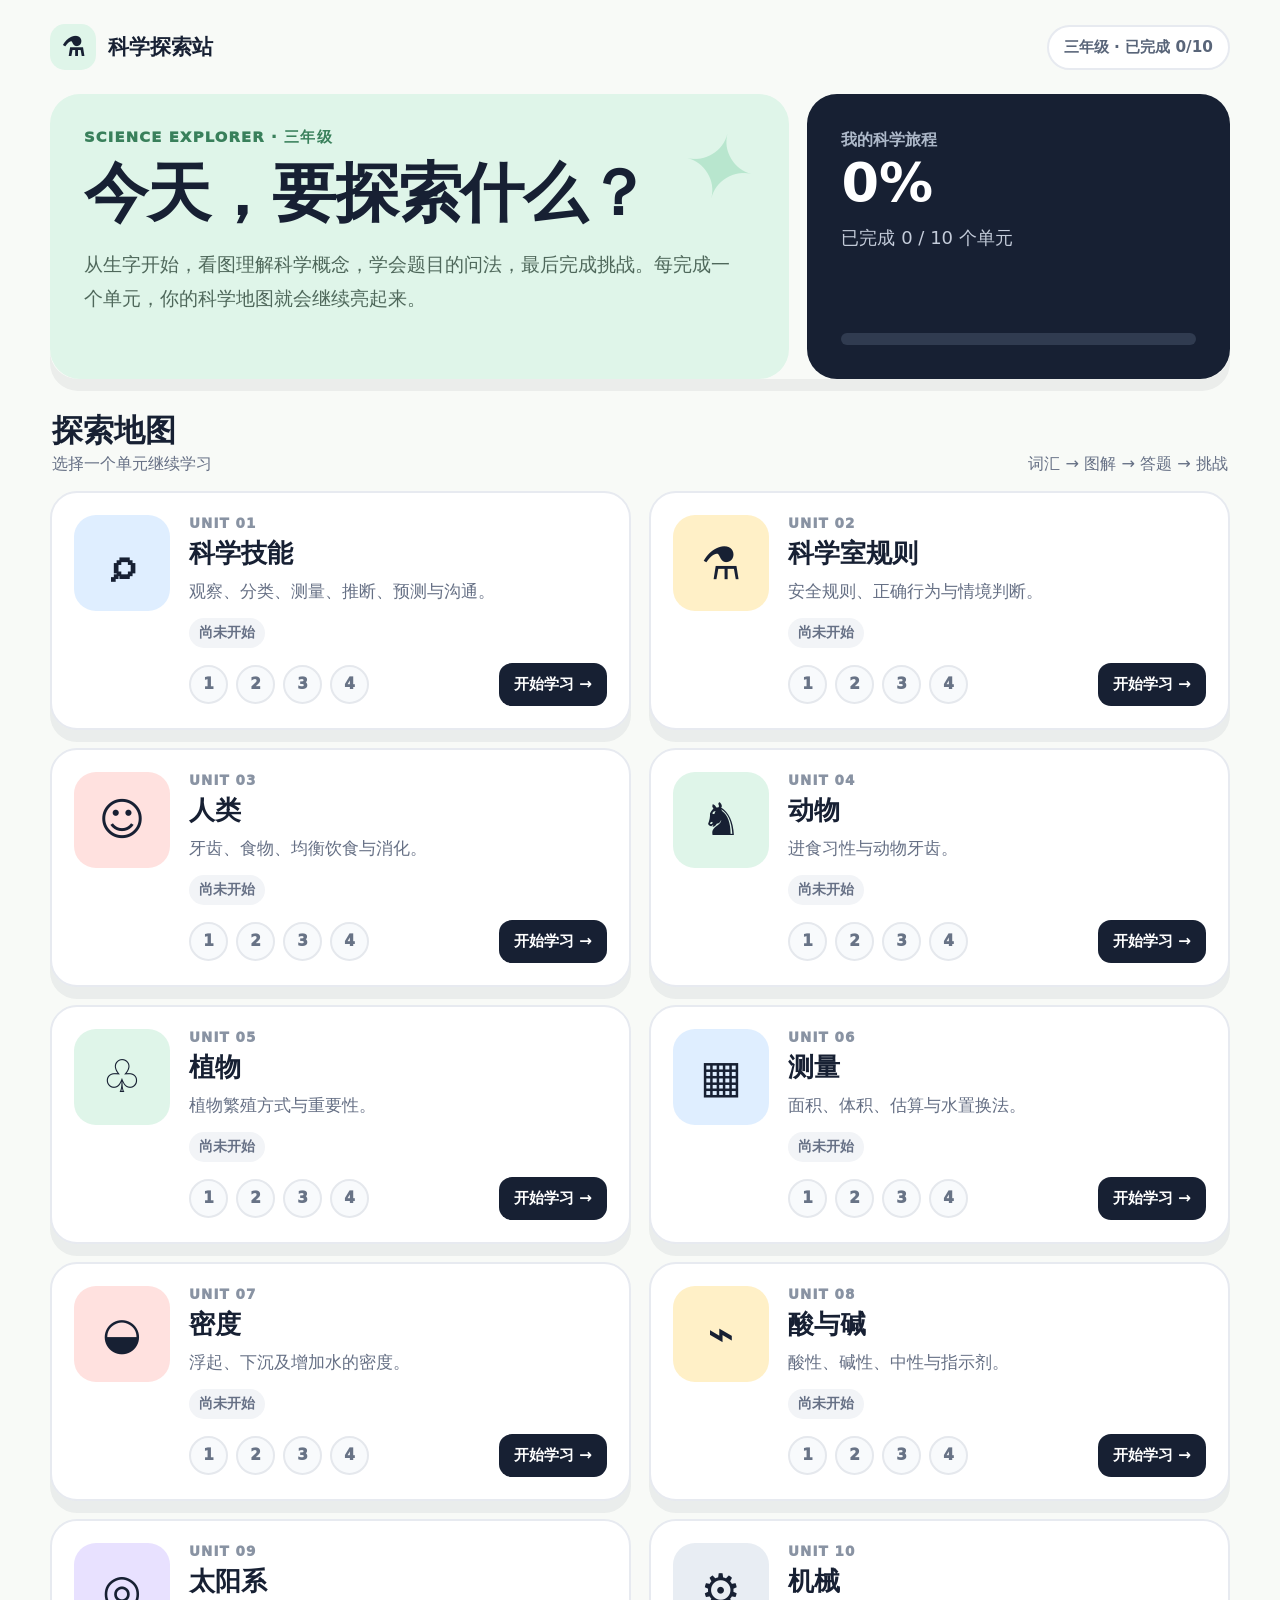
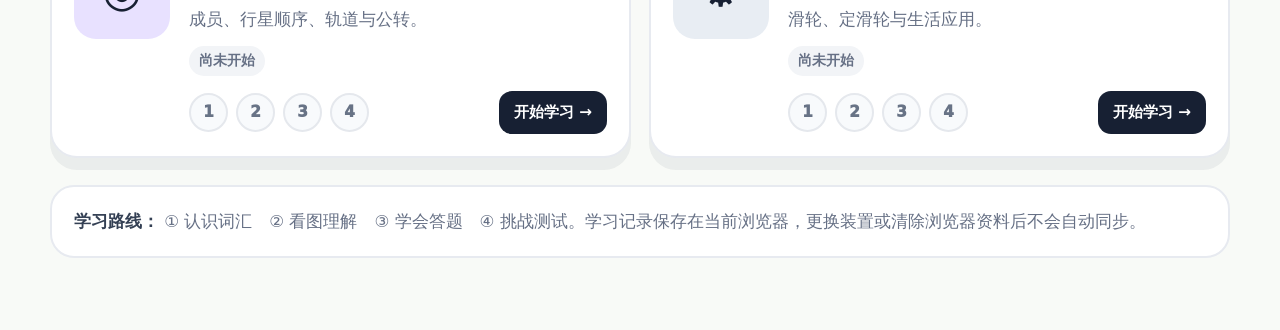
<file: index.html>
<!DOCTYPE html><html lang="zh-CN"><head><meta charset="UTF-8"><meta name="viewport" content="width=device-width,initial-scale=1.0"><title>三年级科学探索站</title><link rel="stylesheet" href="theme.css"><style>:root{--ink:#172033;--muted:#667085;--line:#e7eaf0;--green:#20a464;--yellow:#ffd75e;--blue:#67a8ff;--shadow:0 12px 0 rgba(23,32,51,.06)}*{box-sizing:border-box}body{margin:0;background:#f8faf7;color:var(--ink)}button,a{font:inherit}.shell{width:min(1180px,94vw);margin:auto;padding:24px 0 72px}.nav{display:flex;align-items:center;justify-content:space-between;margin-bottom:24px}.brand{display:flex;align-items:center;gap:12px;font-weight:950;font-size:1.15rem}.logo{width:46px;height:46px;border-radius:15px;background:#dff5e9;display:grid;place-items:center;font-size:1.45rem}.pill{background:#fff;border:2px solid var(--line);border-radius:999px;padding:10px 15px;font-size:.85rem;font-weight:850;color:#596579}.hero{display:grid;grid-template-columns:1.4fr .8fr;gap:18px;margin-bottom:24px}.welcome,.mission{border-radius:30px;padding:34px;position:relative;overflow:hidden}.welcome{background:#dff5e9;min-height:285px}.welcome:after{content:'✦';position:absolute;right:34px;top:22px;font-size:88px;color:#b8e6ce;transform:rotate(14deg)}.ey{font-weight:950;letter-spacing:.08em;color:#39805b}.welcome h1{font-size:clamp(2.6rem,5vw,4.2rem)!important;line-height:1.03;margin:12px 0 14px;max-width:700px}.welcome p{font-size:1.08rem!important;color:#4f685b;line-height:1.75;max-width:650px}.mission{background:#172033;color:#fff;display:flex;flex-direction:column;justify-content:space-between}.mission small{color:#aeb9ca;font-weight:850;font-size:.9rem}.mission strong{font-size:3rem}.mission .track{height:14px;background:#303b50;border-radius:99px;overflow:hidden}.mission .track span{display:block;height:100%;width:0;background:#76df9f;border-radius:99px;transition:.3s}.mission p{color:#c4ccda;margin:8px 0 18px;font-size:1rem!important}.sectionHead{display:flex;justify-content:space-between;align-items:end;margin:32px 2px 16px}.sectionHead h2{margin:0;font-size:1.7rem!important}.sectionHead span{color:var(--muted);font-size:.9rem}.grid{display:grid;grid-template-columns:repeat(2,1fr);gap:19px}.unit{background:#fff;border:2px solid var(--line);border-radius:27px;padding:22px;display:grid;grid-template-columns:96px 1fr;gap:19px;box-shadow:var(--shadow);transition:.18s}.unit:hover{transform:translateY(-3px);box-shadow:0 15px 0 rgba(23,32,51,.07)}.visual{height:96px;border-radius:22px;display:grid;place-items:center;font-size:2.5rem;font-weight:900}.u1 .visual,.u6 .visual{background:#dfeeff}.u2 .visual,.u8 .visual{background:#fff0c7}.u3 .visual,.u7 .visual{background:#ffe1df}.u4 .visual,.u5 .visual{background:#dff5e9}.u9 .visual{background:#e8e1ff}.u10 .visual{background:#e8edf3}.meta{font-size:.75rem;font-weight:950;letter-spacing:.08em;color:#8993a3}.unit h3{margin:5px 0 6px;font-size:1.45rem!important}.unit p{margin:0;color:#667085;line-height:1.6;font-size:.95rem!important}.route{display:flex;align-items:center;gap:8px;margin-top:15px;flex-wrap:wrap}.step{width:39px;height:39px;border-radius:50%;border:2px solid #e5e8ed;background:#f8fafc;display:grid;place-items:center;text-decoration:none;color:#687386;font-size:.85rem;font-weight:950;transition:.15s}.step:hover{border-color:#94a3b8;transform:scale(1.06)}.step.done{background:#dcf7e7;border-color:#8bd6aa;color:#23764b}.go{margin-left:auto;text-decoration:none;background:#172033;color:#fff;padding:11px 15px;border-radius:13px;font-size:.85rem;font-weight:900}.state{display:inline-flex;margin-top:11px;border-radius:99px;padding:6px 10px;background:#f2f4f7;color:#667085;font-size:.76rem;font-weight:900}.state.complete{background:#dcf7e7;color:#23764b}.legend{margin-top:27px;background:#fff;border:2px solid var(--line);border-radius:24px;padding:20px 22px;color:#667085;font-size:.92rem;line-height:1.8}.legend strong{color:#344054}@media(max-width:850px){.hero{grid-template-columns:1fr}.mission{min-height:200px}.grid{grid-template-columns:1fr}}@media(max-width:560px){.shell{width:min(94vw,520px);padding-top:14px}.nav{margin-bottom:14px}.welcome,.mission{padding:24px;border-radius:24px}.welcome{min-height:250px}.welcome:after{font-size:60px}.unit{grid-template-columns:76px 1fr;padding:16px;border-radius:22px;gap:14px}.visual{height:76px;border-radius:18px;font-size:2rem}.unit h3{font-size:1.3rem!important}.go{width:100%;margin:5px 0 0;text-align:center}.sectionHead{align-items:start;flex-direction:column;gap:5px}}</style></head><body><main class="shell"><nav class="nav"><div class="brand"><div class="logo">⚗</div><span>科学探索站</span></div><div class="pill" id="topStatus">三年级 · 10 个单元</div></nav><section class="hero"><div class="welcome"><div class="ey">SCIENCE EXPLORER · 三年级</div><h1>今天，要探索什么？</h1><p>从生字开始，看图理解科学概念，学会题目的问法，最后完成挑战。每完成一个单元，你的科学地图就会继续亮起来。</p></div><aside class="mission"><div><small>我的科学旅程</small><div><strong id="percent">0%</strong></div><p id="overallText">正在读取学习进度</p></div><div class="track"><span id="overallBar"></span></div></aside></section><div class="sectionHead"><div><h2>探索地图</h2><span>选择一个单元继续学习</span></div><span>词汇 → 图解 → 答题 → 挑战</span></div><section class="grid" id="grid"></section><div class="legend"><strong>学习路线：</strong> ① 认识词汇　② 看图理解　③ 学会答题　④ 挑战测试。学习记录保存在当前浏览器，更换装置或清除浏览器资料后不会自动同步。</div></main><script>const units=[['科学技能','观察、分类、测量、推断、预测与沟通。','⌕'],['科学室规则','安全规则、正确行为与情境判断。','⚗'],['人类','牙齿、食物、均衡饮食与消化。','☺'],['动物','进食习性与动物牙齿。','♞'],['植物','植物繁殖方式与重要性。','♧'],['测量','面积、体积、估算与水置换法。','▦'],['密度','浮起、下沉及增加水的密度。','◒'],['酸与碱','酸性、碱性、中性与指示剂。','⌁'],['太阳系','成员、行星顺序、轨道与公转。','◎'],['机械','滑轮、定滑轮与生活应用。','⚙']];function href(u,p){return u<=3?`unit0${u}-page${p}.html`:`unit.html?u=${u}&p=${p}`}function json(k){try{return JSON.parse(localStorage.getItem(k)||'{}')}catch(e){return{}}}function p1(u){if(u===1)return Object.values(json('std3-sci-unit01-page1-v3')).some(Boolean);if(u===2)return Object.values(json('std3-sci-unit02-page1-v2')).some(Boolean);if(u===3)return Object.values(json('std3-sci-unit03-page1-v2')).some(Boolean);return Object.values(json(`std3-u${u}-p1`)).some(Boolean)}function p4(u){if(u===1)return !!json('std3-sci-unit01-page4-v2').completed;if(u===2)return !!json('std3-sci-unit02-page4-v2').completed;if(u===3)return !!json('std3-sci-unit03-page4-v2').completed;const r=localStorage.getItem(`std3-u${u}-p4`);if(r==='complete')return true;try{return !!JSON.parse(r||'{}').completed}catch(e){return false}}function status(u){if(p4(u))return{label:'挑战完成',done:true,stage:4};if(p1(u))return{label:'继续探索',done:false,stage:1};return{label:'尚未开始',done:false,stage:0}}function render(){let complete=0;grid.innerHTML=units.map((x,i)=>{const u=i+1,s=status(u);if(s.done)complete++;const next=s.done?4:(s.stage?2:1);return `<article class="unit u${u}"><div class="visual">${x[2]}</div><div><div class="meta">UNIT ${String(u).padStart(2,'0')}</div><h3>${x[0]}</h3><p>${x[1]}</p><span class="state ${s.done?'complete':''}">${s.label}</span><div class="route">${[1,2,3,4].map(n=>`<a class="step ${s.done||n<=s.stage?'done':''}" href="${href(u,n)}" title="${['认识词汇','看图理解','学会答题','挑战测试'][n-1]}">${n}</a>`).join('')}<a class="go" href="${href(u,next)}">${s.done?'再挑战':'开始学习'} →</a></div></div></article>`}).join('');const pc=complete*10;overallBar.style.width=pc+'%';percent.textContent=pc+'%';overallText.textContent=`已完成 ${complete} / 10 个单元`;topStatus.textContent=`三年级 · 已完成 ${complete}/10`}render();window.addEventListener('pageshow',render);</script></body></html>
</file>
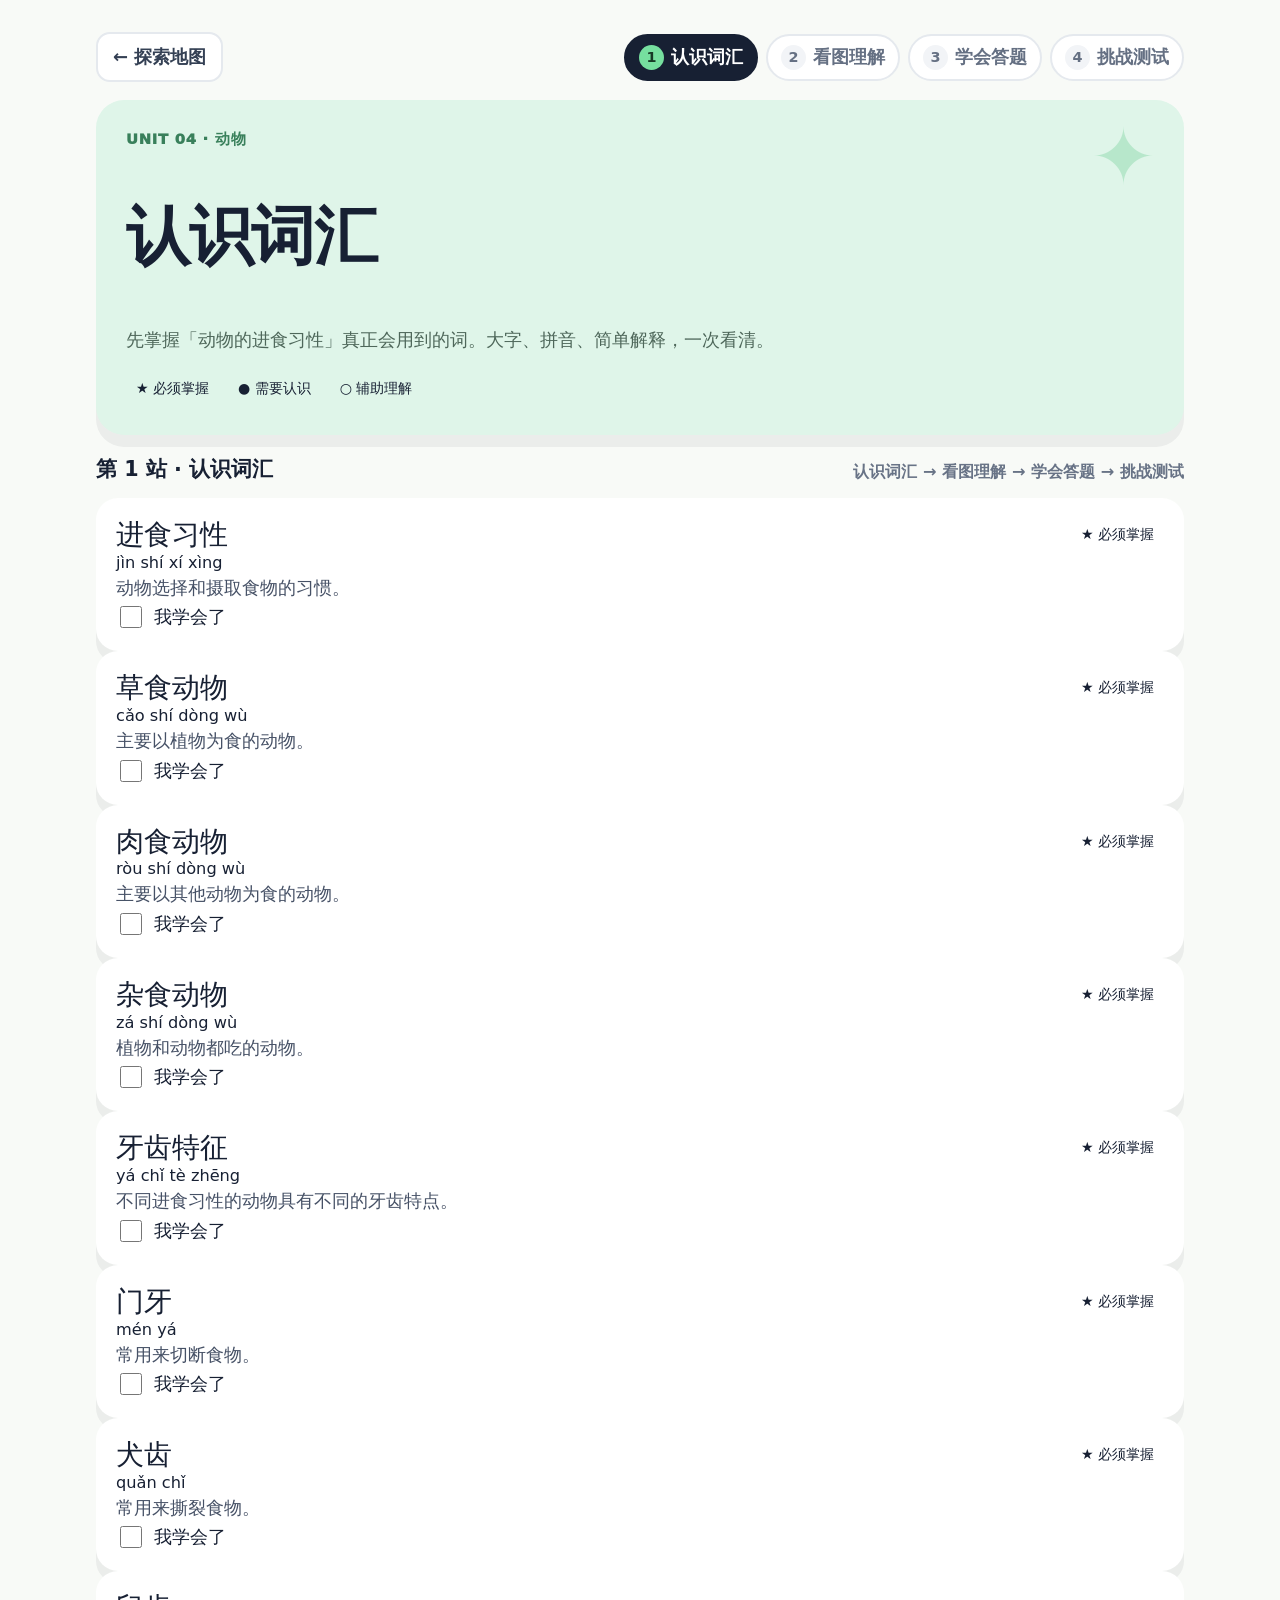
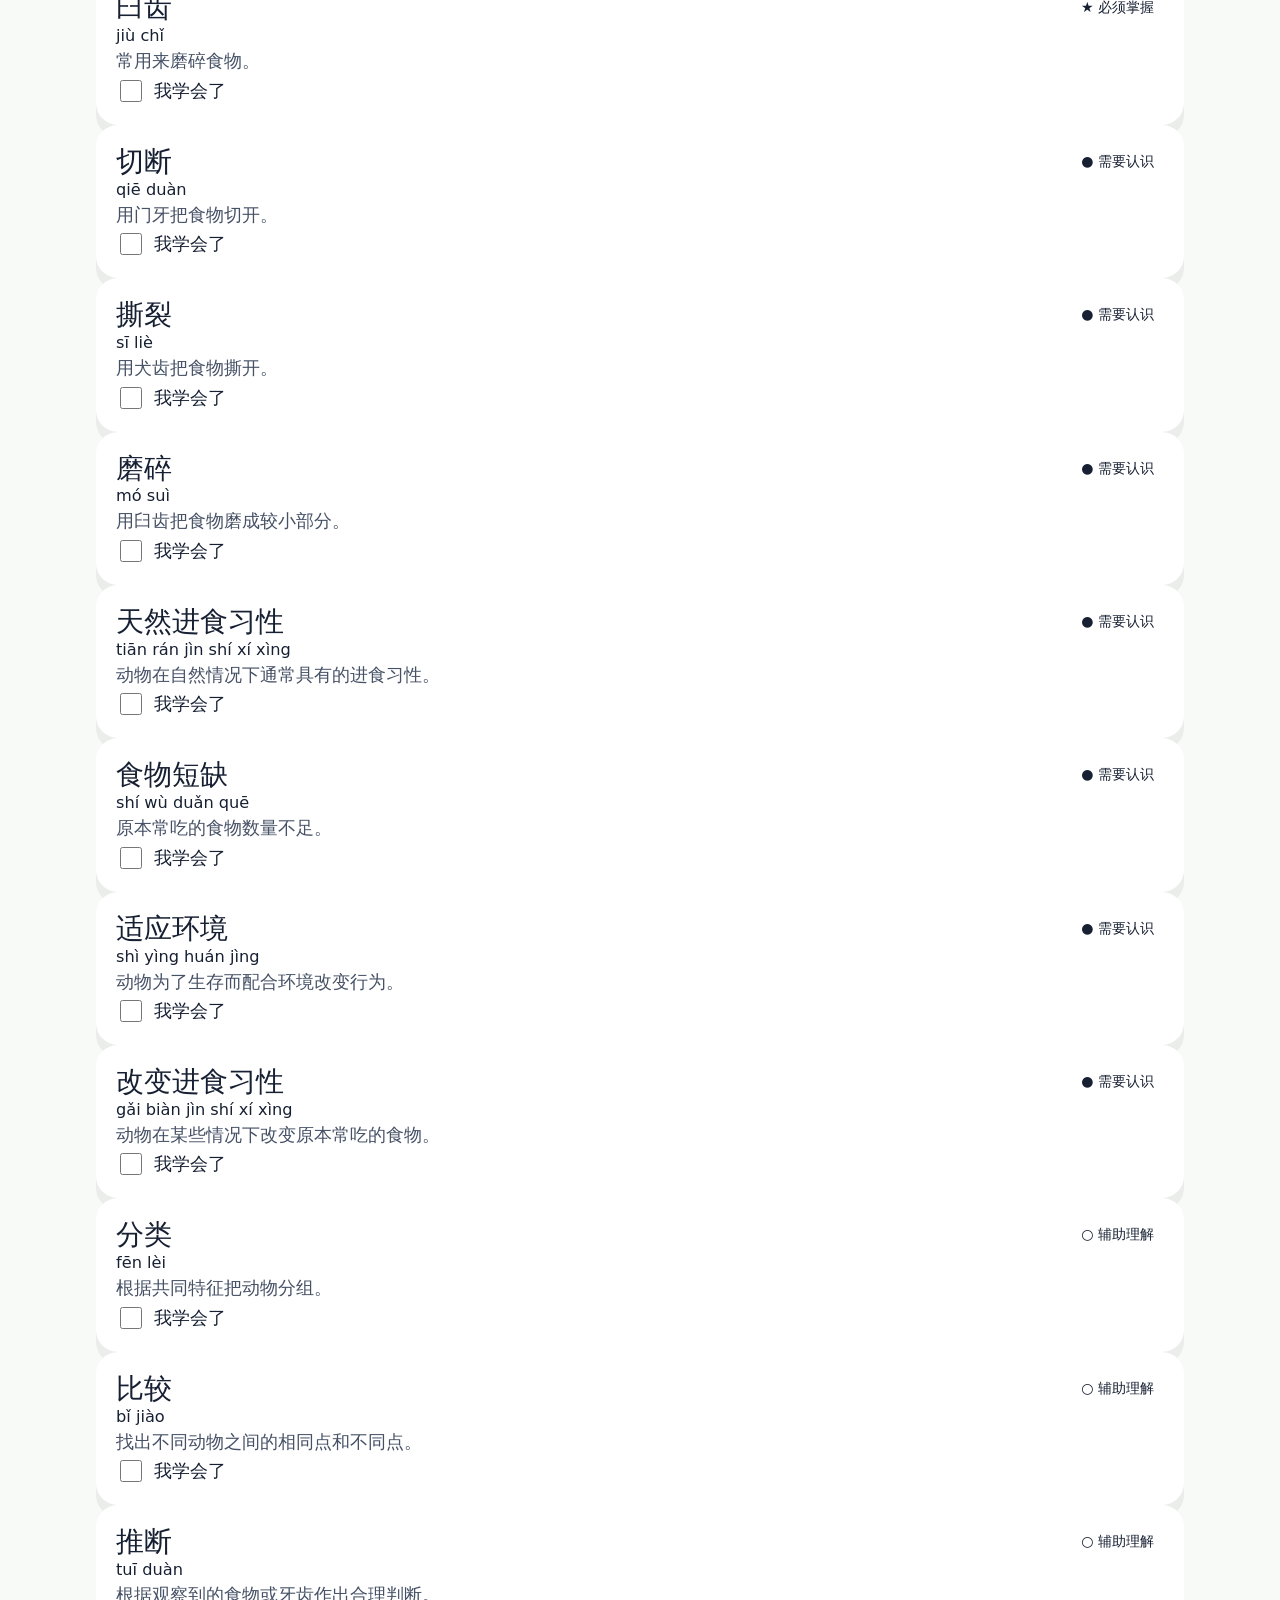
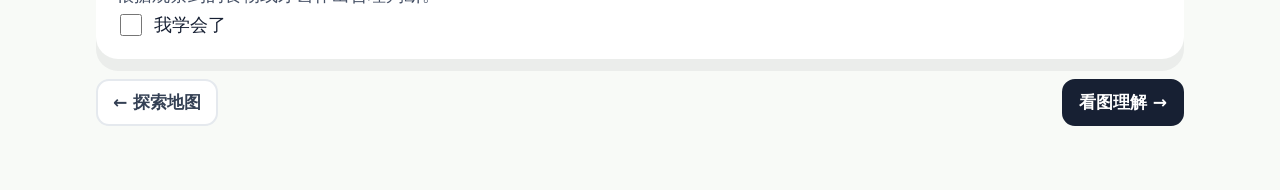
<file: unit.html>
<!doctype html><html lang="zh-Hans"><head><meta charset="utf-8"><meta name="viewport" content="width=device-width,initial-scale=1"><title>三年级科学探索站</title><link rel="stylesheet" href="theme.css"><style>*{box-sizing:border-box}.w{max-width:1120px;margin:auto;padding:24px 16px 56px}.topbar{display:flex;justify-content:space-between;align-items:center;gap:14px;margin-bottom:18px}.home{display:inline-flex;align-items:center;gap:8px;text-decoration:none;color:#344054;font-weight:900;background:#fff;border:2px solid #e5e9ee;border-radius:14px;padding:11px 15px}.journey{display:flex;gap:8px;flex-wrap:wrap}.step{display:flex;align-items:center;gap:7px;text-decoration:none;color:#657083;background:#fff;border:2px solid #e5e9ee;border-radius:999px;padding:9px 13px;font-weight:900}.step span{width:25px;height:25px;border-radius:50%;display:grid;place-items:center;background:#f2f4f7;font-size:.8rem}.step.on{background:#172033;color:#fff;border-color:#172033}.step.on span{background:#76df9f;color:#173926}.hero{background:#dff5e9!important;padding:30px!important;margin-bottom:20px!important;position:relative;overflow:hidden}.hero:after{content:'✦';position:absolute;right:28px;top:12px;font-size:78px;color:#b7e7cb}.k{color:#39805b!important;font-weight:950!important}.sub{max-width:760px;color:#4e675a!important}.legend{display:flex;gap:9px;flex-wrap:wrap;margin-top:16px}.contentTitle{display:flex;justify-content:space-between;align-items:end;gap:12px;margin:6px 0 15px}.contentTitle strong{font-size:1.15rem}.grid{grid-template-columns:repeat(2,1fr)!important}.card{padding:20px!important;background:#fff!important;transition:.16s}.card:hover{transform:translateY(-2px)}.head{display:flex;justify-content:space-between;gap:10px;align-items:flex-start}.desc{color:#465166!important}.check{display:flex!important;gap:9px;align-items:center}.panel{background:#fff!important;padding:24px!important}.box{background:#f8fafc!important;border:2px solid #edf0f3;border-radius:18px!important;padding:18px!important}.qa{border-top:2px solid #f0f2f4!important}.ans{background:#eef9f2;padding:10px 12px;border-radius:12px;color:#28724a!important}.choices{display:grid;grid-template-columns:1fr 1fr;gap:10px;margin-top:12px}.choice{text-align:left!important}.actions{display:flex;gap:10px;flex-wrap:wrap;margin-top:16px}.btn{border:2px solid #e5e9ee;background:#fff;color:#344054;padding:10px 15px;border-radius:13px;font-weight:900;text-decoration:none;cursor:pointer}.primary{background:#172033;color:#fff;border-color:#172033}.saved{margin-top:12px;padding:13px 15px;border-radius:14px;background:#ecfdf3;color:#166534;font-weight:850;display:none}.saved.show{display:block}.foot{display:flex;justify-content:space-between;gap:12px;flex-wrap:wrap;margin-top:20px}.routeNote{font-size:.9rem;color:#687386;font-weight:800}@media(max-width:760px){.topbar{align-items:flex-start;flex-direction:column}.journey{width:100%}.step{flex:1;justify-content:center;padding:8px}.step b{display:none}.grid,.choices{grid-template-columns:1fr!important}.hero{padding:22px!important}.hero:after{font-size:52px}.contentTitle{align-items:flex-start;flex-direction:column}}</style></head><body><main class="w"><div class="topbar"><a class="home" href="index.html">← 探索地图</a><nav class="journey" id="tabs"></nav></div><section class="hero"><div class="k" id="k"></div><h1 id="title"></h1><div class="sub" id="sub"></div><div class="legend" id="legend"></div></section><div class="contentTitle"><strong id="stageTitle"></strong><span class="routeNote">认识词汇 → 看图理解 → 学会答题 → 挑战测试</span></div><div id="content"></div><div class="foot" id="foot"></div></main><script src="units-data.js"></script><script>const q=new URLSearchParams(location.search),u=Number(q.get('u')||4),rawP=Number(q.get('p')||1),p=Number.isFinite(rawP)?Math.min(4,Math.max(1,rawP)):1,d=UNITS[u];if(!d){location.replace('index.html');throw new Error('Invalid unit')}const names=['认识词汇','看图理解','学会答题','挑战测试'],levelClass={must:'A',know:'B',support:'C'},levelText={must:'★ 必须掌握',know:'● 需要认识',support:'○ 辅助理解'},getLevel=x=>x[3]||'know';document.title=`三年级科学｜Unit ${u} ${d.title}｜${names[p-1]}`;k.textContent=`UNIT ${String(u).padStart(2,'0')} · ${d.title}`;title.textContent=names[p-1];stageTitle.textContent=`第 ${p} 站 · ${names[p-1]}`;sub.textContent=p===1?`先掌握「${d.topic}」真正会用到的词。大字、拼音、简单解释，一次看清。`:p===2?'把生字和科学概念连起来。先看关系，再记答案。':p===3?'练习考试常见问法，看到关键词就知道应该写什么。':'完成挑战后立即批改；达到 75% 或以上，就点亮这个单元。';legend.innerHTML=p===1?'<span class="badge lvA">★ 必须掌握</span><span class="badge lvB">● 需要认识</span><span class="badge lvC">○ 辅助理解</span>':'';tabs.innerHTML=[1,2,3,4].map(x=>`<a class="step ${x===p?'on':''}" href="unit.html?u=${u}&p=${x}"><span>${x}</span><b>${names[x-1]}</b></a>`).join('');const C=document.getElementById('content');if(p===1){C.innerHTML=`<section class="grid">${d.v.map((x,i)=>{const lv=getLevel(x),cl=levelClass[lv]||'B';return `<article class="card"><div class="head"><div><div class="word">${x[0]}</div><div class="py">${x[1]}</div></div><span class="badge lv${cl}">${levelText[lv]||levelText.know}</span></div><div class="desc">${x[2]}</div><label class="check"><input type="checkbox" data-i="${i}"> 我学会了</label></article>`}).join('')}</section>`;const key=`std3-u${u}-p1`;let s={};try{s=JSON.parse(localStorage.getItem(key)||'{}')}catch(e){}document.querySelectorAll('input').forEach(x=>{x.checked=!!s[x.dataset.i];x.onchange=()=>{s[x.dataset.i]=x.checked;localStorage.setItem(key,JSON.stringify(s))}})}else if(p===2){C.innerHTML=`<section class="panel"><div class="big">${d.topic}</div>${d.p2.map((x,i)=>`<div class="box"><b>${i+1}.</b> ${x}</div>`).join('')}</section>`}else if(p===3){C.innerHTML=`<section class="panel">${d.p3.map((x,i)=>`<div class="qa"><div class="big">${i+1}. ${x[0]}</div><div class="ans">答题方向：${x[1]}</div></div>`).join('')}</section>`}else{function sampleEvenly(arr,n=10){if(arr.length<=n)return arr;return Array.from({length:n},(_,i)=>arr[Math.round(i*(arr.length-1)/(n-1))])}let must=d.v.filter(x=>getLevel(x)==='must'),pool=sampleEvenly(must,must.length>=8?10:8);if(pool.length<8){const extra=d.v.filter(x=>getLevel(x)!=='must'&&!pool.includes(x));pool=pool.concat(extra.slice(0,8-pool.length))}const qs=pool.map((x,i)=>{const candidates=d.v.filter(y=>y[0]!==x[0]),wrong=candidates[(i*3+u)%candidates.length][0];return{q:`哪一个词最符合这个解释：${x[2]}`,a:x[0],b:wrong}}),key=`std3-u${u}-p4`;C.innerHTML=`<section class="panel"><div class="big">${qs.length} 题挑战</div><div class="sub">全部作答后再批改。达到 75% 或以上即可完成本单元。</div><div id="quiz">${qs.map((z,i)=>`<div class="qa" data-a="${z.a}"><b>${i+1}. ${z.q}</b><div class="choices"><button class="choice">${z.a}</button><button class="choice">${z.b}</button></div><div class="feedback"></div></div>`).join('')}</div><div class="actions"><button class="btn primary" id="mark">批改答案</button><button class="btn" id="reset">重新作答</button></div><div class="score" id="score"></div><div class="saved" id="saved"></div></section>`;const rows=[...document.querySelectorAll('.qa')];rows.forEach(e=>e.querySelectorAll('.choice').forEach(b=>b.onclick=()=>{e.querySelectorAll('.choice').forEach(x=>x.classList.remove('sel'));b.classList.add('sel');e.dataset.pick=b.textContent}));function readSaved(){const raw=localStorage.getItem(key);if(!raw)return null;if(raw==='complete')return{completed:true};try{return JSON.parse(raw)}catch(e){return null}}const old=readSaved();if(old?.completed){saved.textContent=Number.isFinite(old.score)?`上次得分：${old.score} / ${old.total}，本单元已完成。`:'本单元之前已完成。';saved.classList.add('show')}mark.onclick=()=>{let n=0,all=true;rows.forEach(e=>{e.querySelectorAll('.choice').forEach(b=>b.classList.remove('correct','wrong'));const f=e.querySelector('.feedback');if(!e.dataset.pick){all=false;f.textContent='尚未作答';return}const ok=e.dataset.pick===e.dataset.a;if(ok)n++;e.querySelectorAll('.choice').forEach(b=>{if(b.textContent===e.dataset.a)b.classList.add('correct');else if(b.textContent===e.dataset.pick)b.classList.add('wrong')});f.textContent=ok?'正确':'错误。正确答案：'+e.dataset.a});score.textContent=all?`${n} / ${qs.length}`:`${n} / ${qs.length}（还有题目未作答）`;if(all){const completed=n/qs.length>=.75;localStorage.setItem(key,JSON.stringify({score:n,total:qs.length,completed}));saved.textContent=completed?'挑战完成，本单元已经点亮。':'还差一点，请订正后重新挑战。';saved.classList.add('show')}};reset.onclick=()=>{rows.forEach(e=>{delete e.dataset.pick;e.querySelectorAll('.choice').forEach(b=>b.classList.remove('sel','correct','wrong'));e.querySelector('.feedback').textContent=''});score.textContent='';saved.classList.remove('show');saved.textContent='';localStorage.removeItem(key)}}foot.innerHTML=`${p>1?`<a class="btn" href="unit.html?u=${u}&p=${p-1}">← ${names[p-2]}</a>`:'<a class="btn" href="index.html">← 探索地图</a>'}${p<4?`<a class="btn primary" href="unit.html?u=${u}&p=${p+1}">${names[p]} →</a>`:'<a class="btn primary" href="index.html">完成 · 返回探索地图</a>'}`;</script></body></html>
</file>
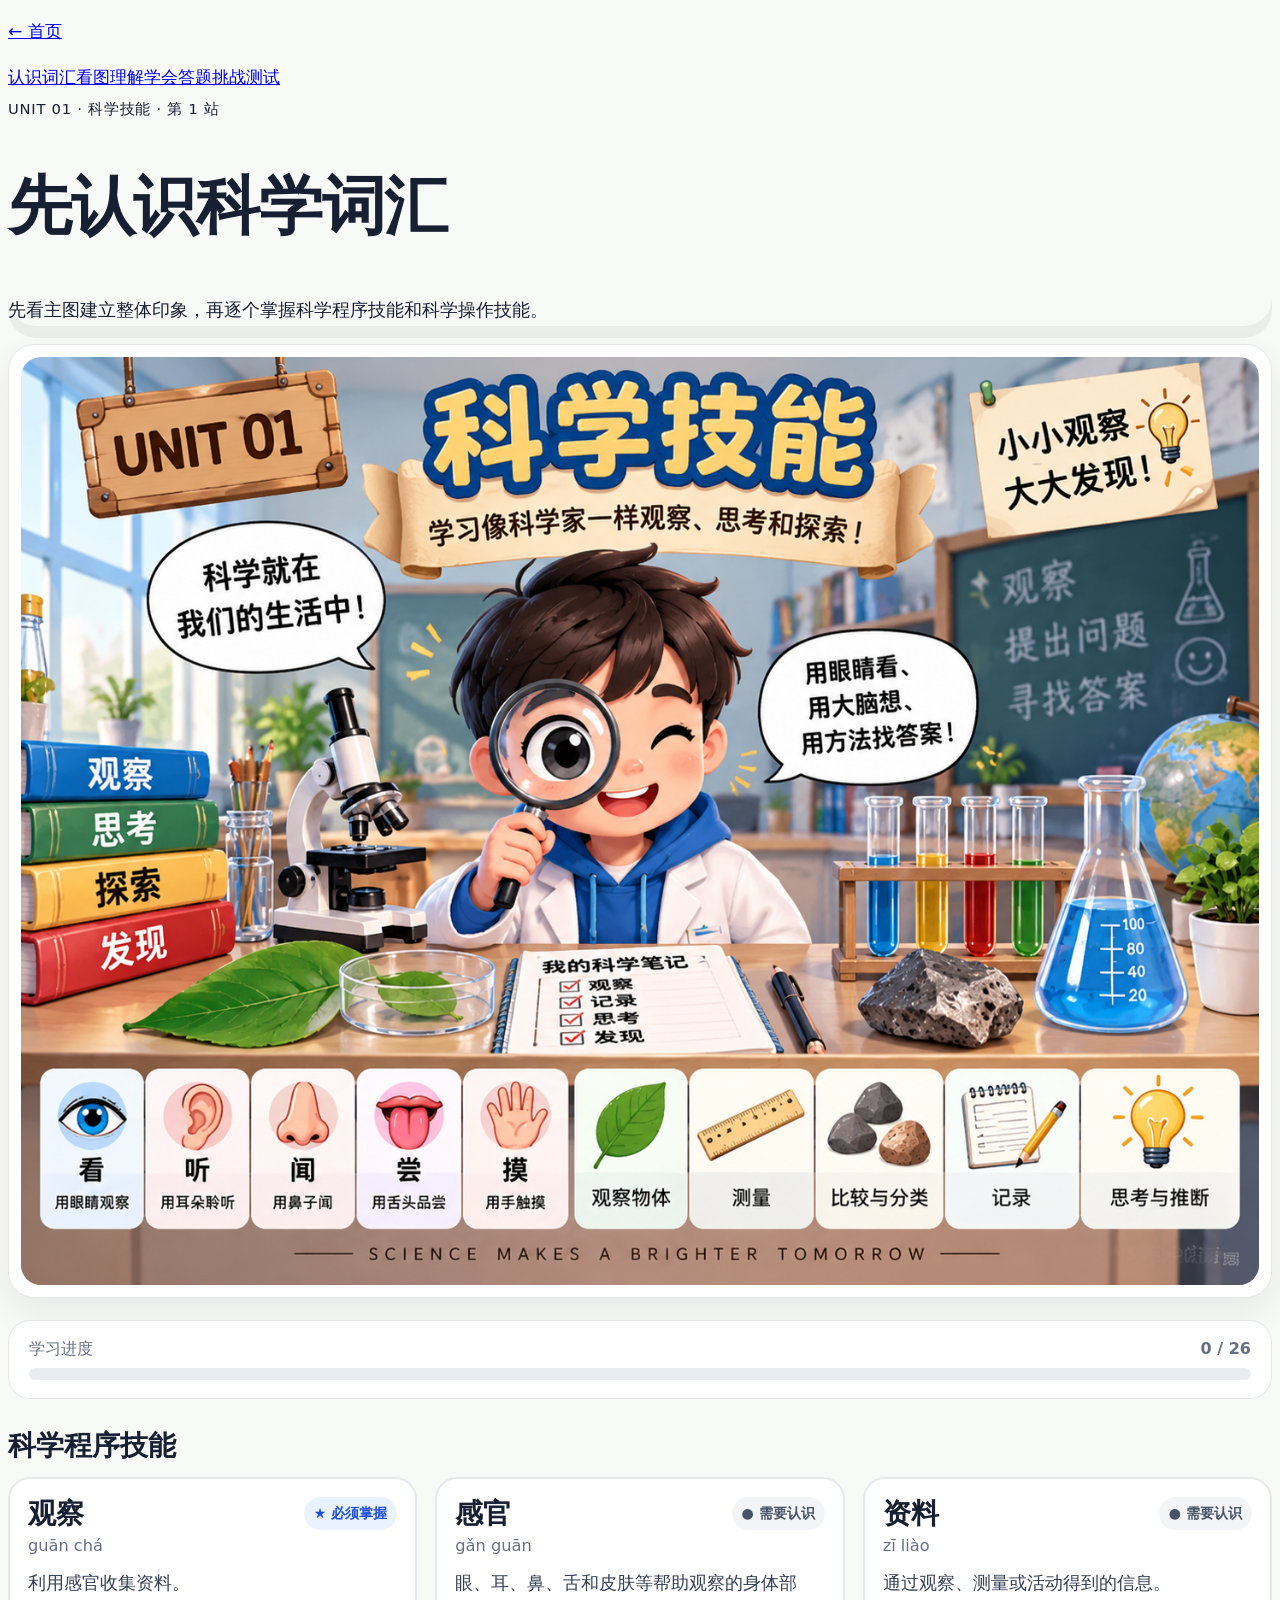
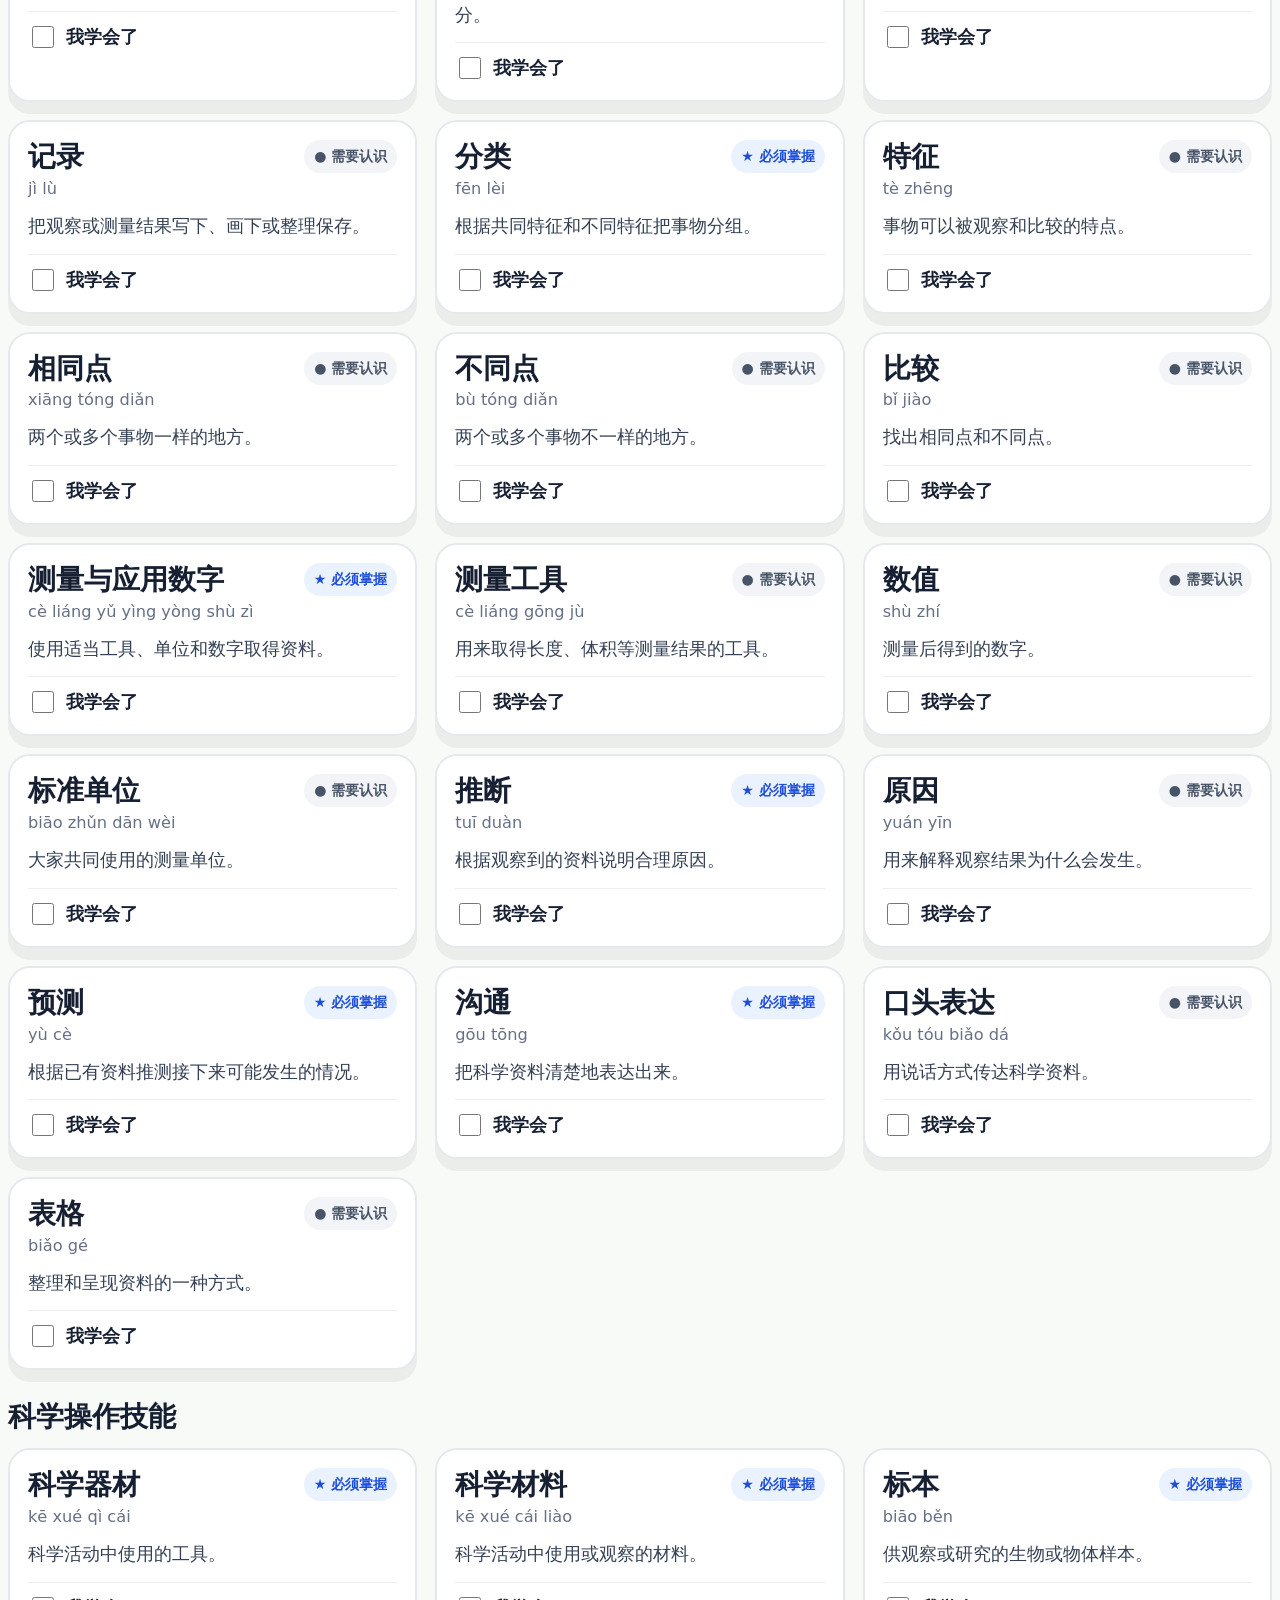
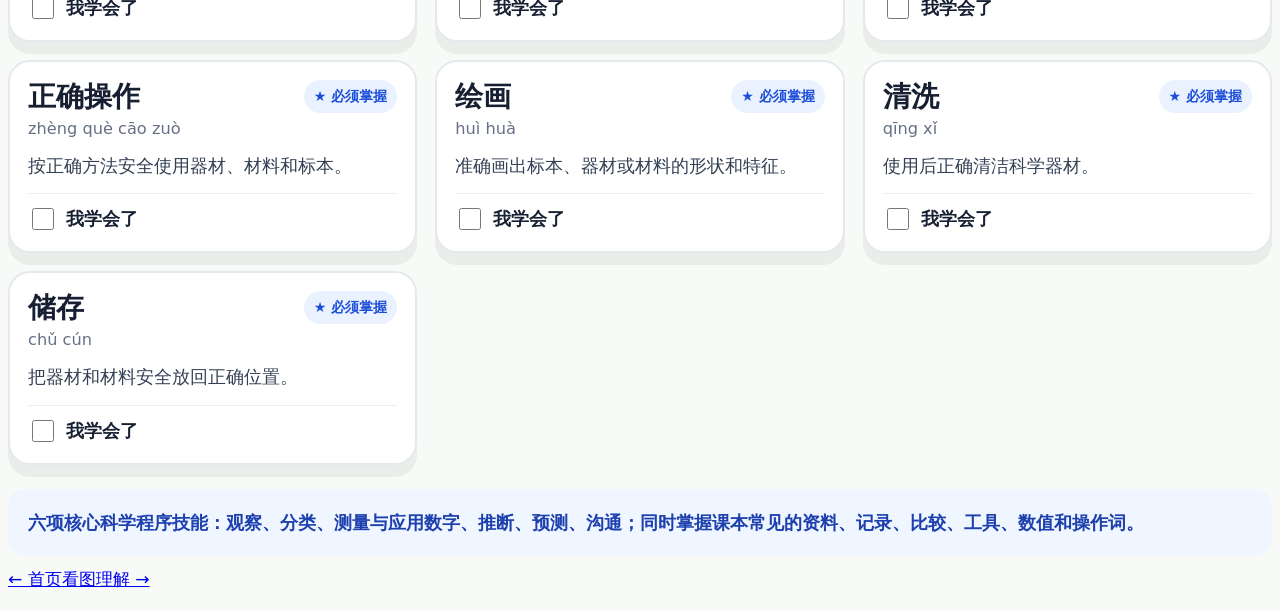
<file: unit01-page1.html>
<!doctype html><html lang="zh-Hans"><head><meta charset="utf-8"><meta name="viewport" content="width=device-width,initial-scale=1"><title>三年级科学｜第一单元：科学技能｜认识词汇</title><link rel="stylesheet" href="theme.css"><style>.heroVisual{background:#fff;border:1px solid #e5e7eb;border-radius:26px;padding:12px;box-shadow:0 14px 34px rgba(23,32,51,.07);margin:18px 0 22px}.heroVisual img{display:block;width:100%;border-radius:20px}.progressBox{background:#fff;border:1px solid #e5e7eb;border-radius:22px;padding:18px 20px;margin-bottom:22px}.pt{display:flex;justify-content:space-between;gap:12px;font-size:16px;color:#667085;margin-bottom:8px}.track{height:12px;background:#e8edf4;border-radius:99px;overflow:hidden}.bar{height:100%;width:0;background:#2563eb;transition:.25s}.group{margin:28px 0 12px;font-size:27px}.grid{display:grid;grid-template-columns:repeat(3,1fr);gap:14px}.card{background:#fff;border:2px solid #e7eaf0;border-radius:20px;padding:18px;transition:.2s}.card.done{border-color:#86efac;background:#f0fdf4}.head{display:flex;justify-content:space-between;gap:8px}.word{font-size:25px;font-weight:950}.py{color:#667085;font-size:15px;margin-top:4px}.level{font-size:12px;font-weight:900;background:#eaf2ff;color:#1d4ed8;padding:6px 9px;border-radius:99px;height:max-content;white-space:nowrap}.level.b{background:#f2f4f7;color:#475467}.desc{font-size:18px;line-height:1.7;margin:12px 0;color:#344054}.check{display:flex;gap:9px;align-items:center;border-top:1px solid #eee;padding-top:11px;font-weight:900;font-size:17px}.check input{width:20px;height:20px}.note{background:#eff6ff;color:#1e40af;border-radius:18px;padding:18px 20px;margin-top:24px;line-height:1.8;font-weight:850;font-size:18px}@media(max-width:900px){.grid{grid-template-columns:repeat(2,1fr)}}@media(max-width:620px){.grid{grid-template-columns:1fr}.group{font-size:24px}.word{font-size:23px}.desc{font-size:17px}.heroVisual{padding:8px}}</style></head><body><main class="w"><div class="nav"><a class="btn" href="index.html">← 首页</a><div class="tabs"><a class="tab on" href="unit01-page1.html">认识词汇</a><a class="tab" href="unit01-page2.html">看图理解</a><a class="tab" href="unit01-page3.html">学会答题</a><a class="tab" href="unit01-page4.html">挑战测试</a></div></div><section class="hero"><div class="k">UNIT 01 · 科学技能 · 第 1 站</div><h1>先认识科学词汇</h1><div class="sub">先看主图建立整体印象，再逐个掌握科学程序技能和科学操作技能。</div></section><section class="heroVisual"><img src="unit01-page1-main.png" alt="科学技能主视觉图"></section><section class="progressBox"><div class="pt"><span>学习进度</span><strong id="count"></strong></div><div class="track"><div class="bar" id="bar"></div></div></section><div id="content"></div><div class="note">六项核心科学程序技能：观察、分类、测量与应用数字、推断、预测、沟通；同时掌握课本常见的资料、记录、比较、工具、数值和操作词。</div><div class="foot"><a class="btn" href="index.html">← 首页</a><a class="btn primary" href="unit01-page2.html">看图理解 →</a></div></main><script>const groups=[['科学程序技能',[['观察','guān chá','利用感官收集资料。','A'],['感官','gǎn guān','眼、耳、鼻、舌和皮肤等帮助观察的身体部分。','B'],['资料','zī liào','通过观察、测量或活动得到的信息。','B'],['记录','jì lù','把观察或测量结果写下、画下或整理保存。','B'],['分类','fēn lèi','根据共同特征和不同特征把事物分组。','A'],['特征','tè zhēng','事物可以被观察和比较的特点。','B'],['相同点','xiāng tóng diǎn','两个或多个事物一样的地方。','B'],['不同点','bù tóng diǎn','两个或多个事物不一样的地方。','B'],['比较','bǐ jiào','找出相同点和不同点。','B'],['测量与应用数字','cè liáng yǔ yìng yòng shù zì','使用适当工具、单位和数字取得资料。','A'],['测量工具','cè liáng gōng jù','用来取得长度、体积等测量结果的工具。','B'],['数值','shù zhí','测量后得到的数字。','B'],['标准单位','biāo zhǔn dān wèi','大家共同使用的测量单位。','B'],['推断','tuī duàn','根据观察到的资料说明合理原因。','A'],['原因','yuán yīn','用来解释观察结果为什么会发生。','B'],['预测','yù cè','根据已有资料推测接下来可能发生的情况。','A'],['沟通','gōu tōng','把科学资料清楚地表达出来。','A'],['口头表达','kǒu tóu biǎo dá','用说话方式传达科学资料。','B'],['表格','biǎo gé','整理和呈现资料的一种方式。','B']]],['科学操作技能',[['科学器材','kē xué qì cái','科学活动中使用的工具。','A'],['科学材料','kē xué cái liào','科学活动中使用或观察的材料。','A'],['标本','biāo běn','供观察或研究的生物或物体样本。','A'],['正确操作','zhèng què cāo zuò','按正确方法安全使用器材、材料和标本。','A'],['绘画','huì huà','准确画出标本、器材或材料的形状和特征。','A'],['清洗','qīng xǐ','使用后正确清洁科学器材。','A'],['储存','chǔ cún','把器材和材料安全放回正确位置。','A']]]];const flat=groups.flatMap(g=>g[1]);content.innerHTML=groups.map(([name,arr])=>`<h2 class="group">${name}</h2><section class="grid">${arr.map(x=>{let n=flat.indexOf(x);return `<article class="card" data-i="${n}"><div class="head"><div><div class="word">${x[0]}</div><div class="py">${x[1]}</div></div><span class="level ${x[3]==='B'?'b':''}">${x[3]==='A'?'★ 必须掌握':'● 需要认识'}</span></div><div class="desc">${x[2]}</div><label class="check"><input type="checkbox">我学会了</label></article>`}).join('')}</section>`).join('');const KEY='std3-sci-unit01-page1-v3',saved=JSON.parse(localStorage.getItem(KEY)||'{}'),cards=[...document.querySelectorAll('.card')];cards.forEach(c=>{let box=c.querySelector('input'),k=c.dataset.i;box.checked=!!saved[k];box.onchange=update});function update(){let s={},n=0;cards.forEach(c=>{let b=c.querySelector('input');s[c.dataset.i]=b.checked;if(b.checked)n++;c.classList.toggle('done',b.checked)});localStorage.setItem(KEY,JSON.stringify(s));count.textContent=`${n} / ${cards.length}`;bar.style.width=`${n/cards.length*100}%`}update();</script></body></html>
</file>
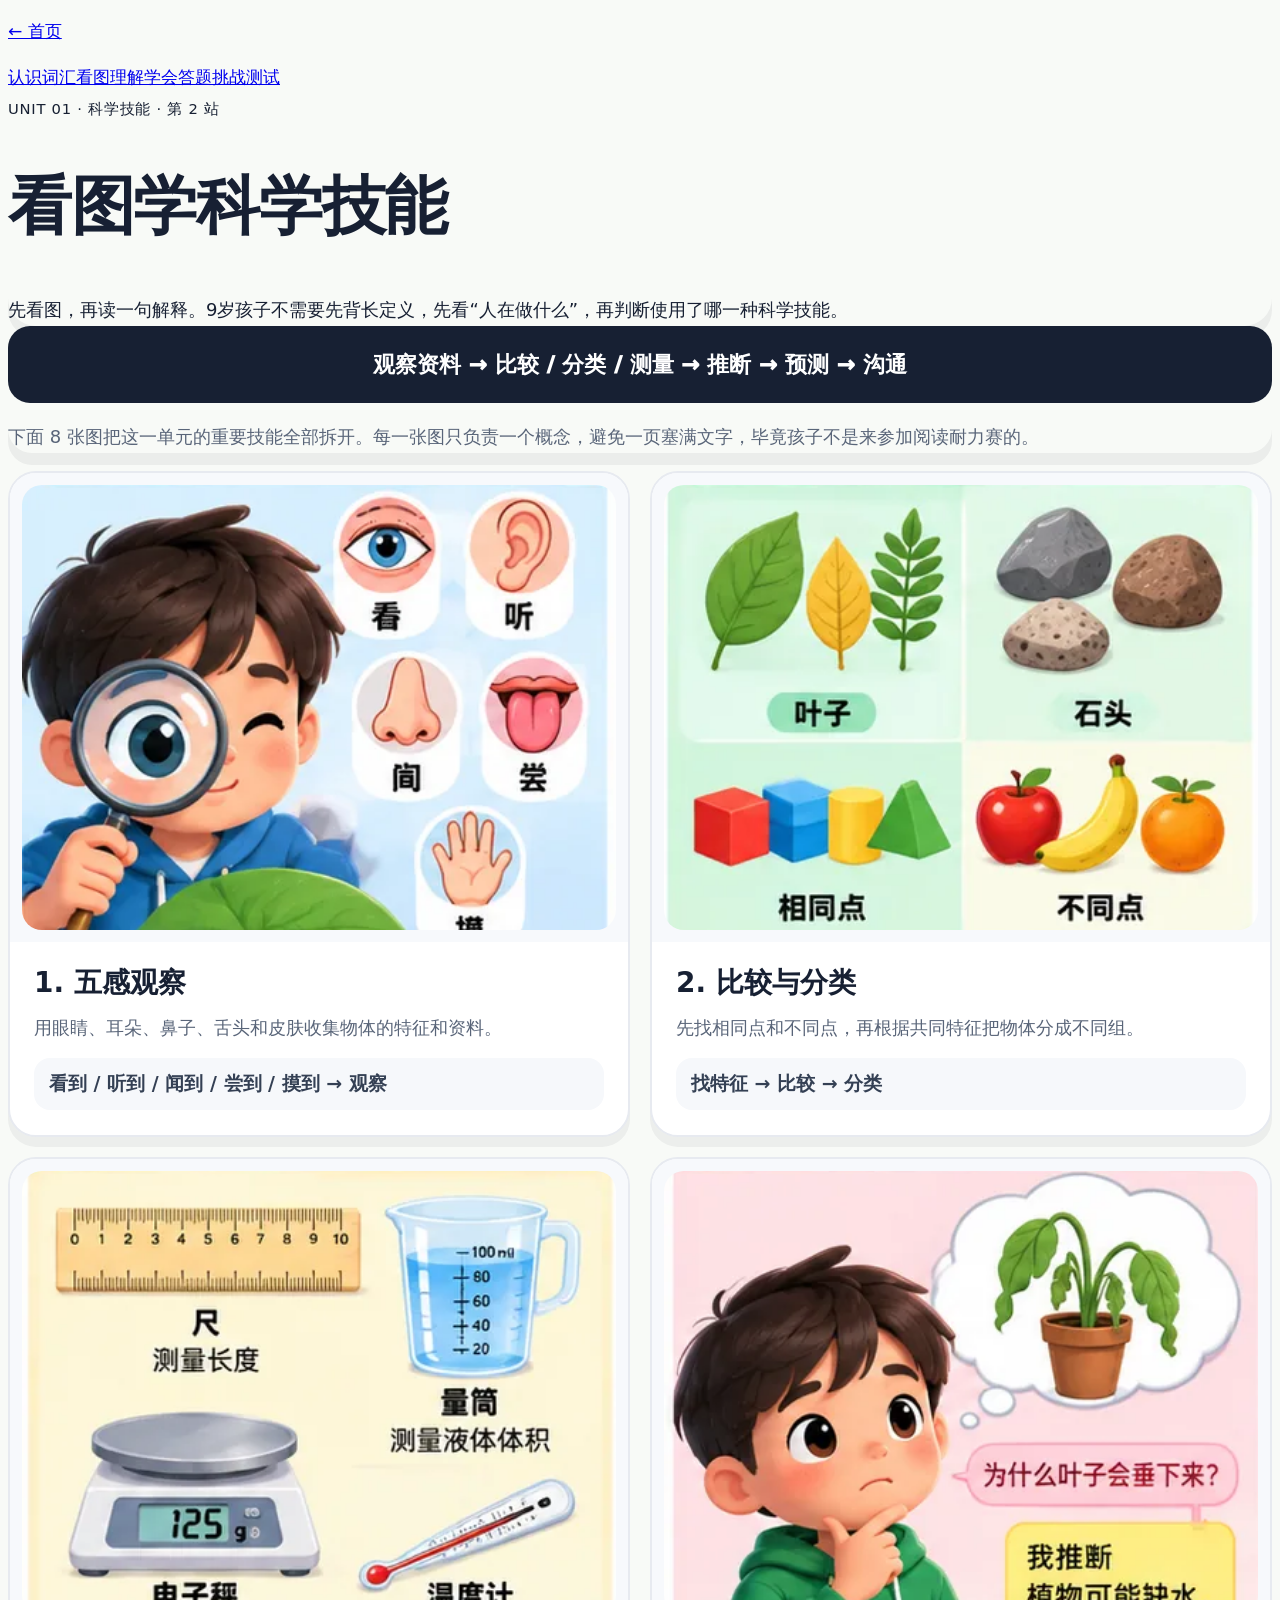
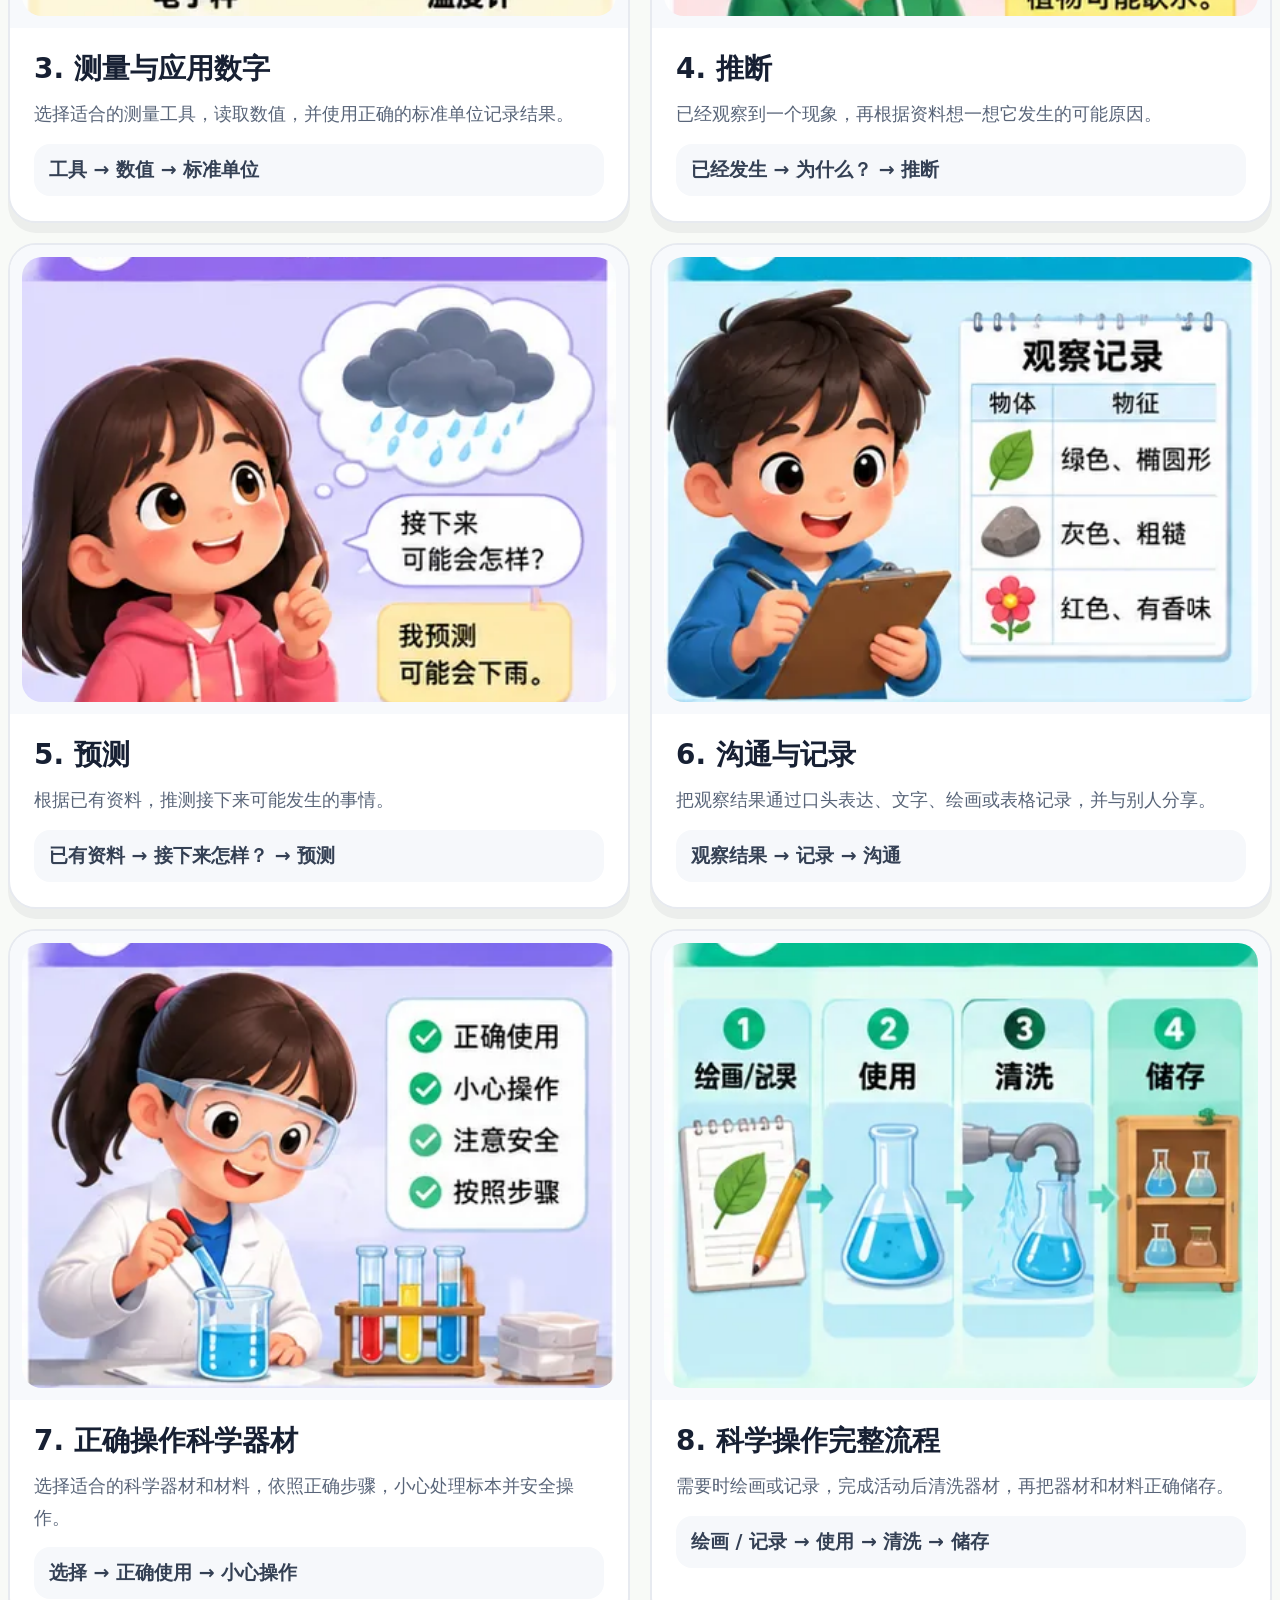
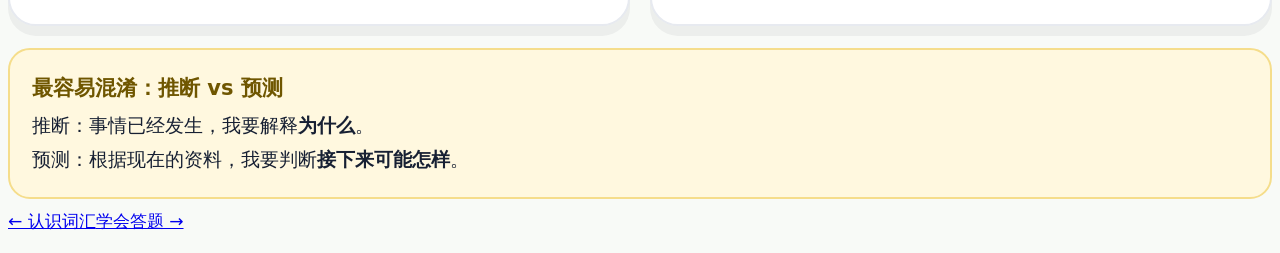
<file: unit01-page2.html>
<!doctype html><html lang="zh-Hans"><head><meta charset="utf-8"><meta name="viewport" content="width=device-width,initial-scale=1"><title>三年级科学｜第一单元：科学技能｜看图理解</title><link rel="stylesheet" href="theme.css"><style>.visualGrid{display:grid;grid-template-columns:repeat(2,1fr);gap:20px}.visualCard{background:#fff;border:2px solid #e7eaf0;border-radius:28px;overflow:hidden;box-shadow:0 10px 0 rgba(23,32,51,.05)}.visualTop{background:#f7f9fc;padding:12px}.visualTop img{width:100%;aspect-ratio:4/3;object-fit:cover;display:block;border-radius:20px}.visualBody{padding:22px 24px 25px}.visualBody h2{font-size:29px;margin:0 0 10px}.visualBody p{font-size:20px;line-height:1.75;color:#596579;margin:0}.formula{margin-top:14px;background:#f6f8fb;border-radius:16px;padding:13px 15px;font-weight:900;font-size:19px;color:#344054}.routeLine{font-size:22px;font-weight:950;line-height:1.8;text-align:center;padding:19px;background:#172033;color:#fff;border-radius:22px}.intro{font-size:19px;line-height:1.75;color:#596579}.tip{margin-top:22px;background:#fff8df;border:2px solid #f5dd8b;border-radius:22px;padding:20px 22px;font-size:19px;line-height:1.8}.tip b{font-size:21px;color:#6f5600}@media(max-width:720px){.visualGrid{grid-template-columns:1fr}.visualBody h2{font-size:26px}.visualBody p,.formula,.intro,.tip{font-size:18px}.visualTop{padding:9px}.visualCard{border-radius:23px}}</style></head><body><main class="w"><div class="nav"><a class="btn" href="index.html">← 首页</a><div class="tabs"><a class="tab" href="unit01-page1.html">认识词汇</a><a class="tab on" href="unit01-page2.html">看图理解</a><a class="tab" href="unit01-page3.html">学会答题</a><a class="tab" href="unit01-page4.html">挑战测试</a></div></div><section class="hero"><div class="k">UNIT 01 · 科学技能 · 第 2 站</div><h1>看图学科学技能</h1><div class="sub">先看图，再读一句解释。9岁孩子不需要先背长定义，先看“人在做什么”，再判断使用了哪一种科学技能。</div></section><section class="panel"><div class="routeLine">观察资料 → 比较 / 分类 / 测量 → 推断 → 预测 → 沟通</div><p class="intro">下面 8 张图把这一单元的重要技能全部拆开。每一张图只负责一个概念，避免一页塞满文字，毕竟孩子不是来参加阅读耐力赛的。</p></section><section class="visualGrid"><article class="visualCard"><div class="visualTop"><img src="unit01-skill-01.webp" alt="五感观察教学图" loading="lazy"></div><div class="visualBody"><h2>1. 五感观察</h2><p>用眼睛、耳朵、鼻子、舌头和皮肤收集物体的特征和资料。</p><div class="formula">看到 / 听到 / 闻到 / 尝到 / 摸到 → 观察</div></div></article><article class="visualCard"><div class="visualTop"><img src="unit01-skill-02.webp" alt="比较与分类教学图" loading="lazy"></div><div class="visualBody"><h2>2. 比较与分类</h2><p>先找相同点和不同点，再根据共同特征把物体分成不同组。</p><div class="formula">找特征 → 比较 → 分类</div></div></article><article class="visualCard"><div class="visualTop"><img src="unit01-skill-03.webp" alt="测量与应用数字教学图" loading="lazy"></div><div class="visualBody"><h2>3. 测量与应用数字</h2><p>选择适合的测量工具，读取数值，并使用正确的标准单位记录结果。</p><div class="formula">工具 → 数值 → 标准单位</div></div></article><article class="visualCard"><div class="visualTop"><img src="unit01-skill-04.webp" alt="推断教学图" loading="lazy"></div><div class="visualBody"><h2>4. 推断</h2><p>已经观察到一个现象，再根据资料想一想它发生的可能原因。</p><div class="formula">已经发生 → 为什么？ → 推断</div></div></article><article class="visualCard"><div class="visualTop"><img src="unit01-skill-05.webp" alt="预测教学图" loading="lazy"></div><div class="visualBody"><h2>5. 预测</h2><p>根据已有资料，推测接下来可能发生的事情。</p><div class="formula">已有资料 → 接下来怎样？ → 预测</div></div></article><article class="visualCard"><div class="visualTop"><img src="unit01-skill-06.webp" alt="沟通与记录教学图" loading="lazy"></div><div class="visualBody"><h2>6. 沟通与记录</h2><p>把观察结果通过口头表达、文字、绘画或表格记录，并与别人分享。</p><div class="formula">观察结果 → 记录 → 沟通</div></div></article><article class="visualCard"><div class="visualTop"><img src="unit01-skill-07.webp" alt="正确操作科学器材教学图" loading="lazy"></div><div class="visualBody"><h2>7. 正确操作科学器材</h2><p>选择适合的科学器材和材料，依照正确步骤，小心处理标本并安全操作。</p><div class="formula">选择 → 正确使用 → 小心操作</div></div></article><article class="visualCard"><div class="visualTop"><img src="unit01-skill-08.webp" alt="科学操作完整流程教学图" loading="lazy"></div><div class="visualBody"><h2>8. 科学操作完整流程</h2><p>需要时绘画或记录，完成活动后清洗器材，再把器材和材料正确储存。</p><div class="formula">绘画 / 记录 → 使用 → 清洗 → 储存</div></div></article></section><section class="tip"><b>最容易混淆：推断 vs 预测</b><br>推断：事情已经发生，我要解释<strong>为什么</strong>。<br>预测：根据现在的资料，我要判断<strong>接下来可能怎样</strong>。</section><div class="foot"><a class="btn" href="unit01-page1.html">← 认识词汇</a><a class="btn primary" href="unit01-page3.html">学会答题 →</a></div></main></body></html>
</file>
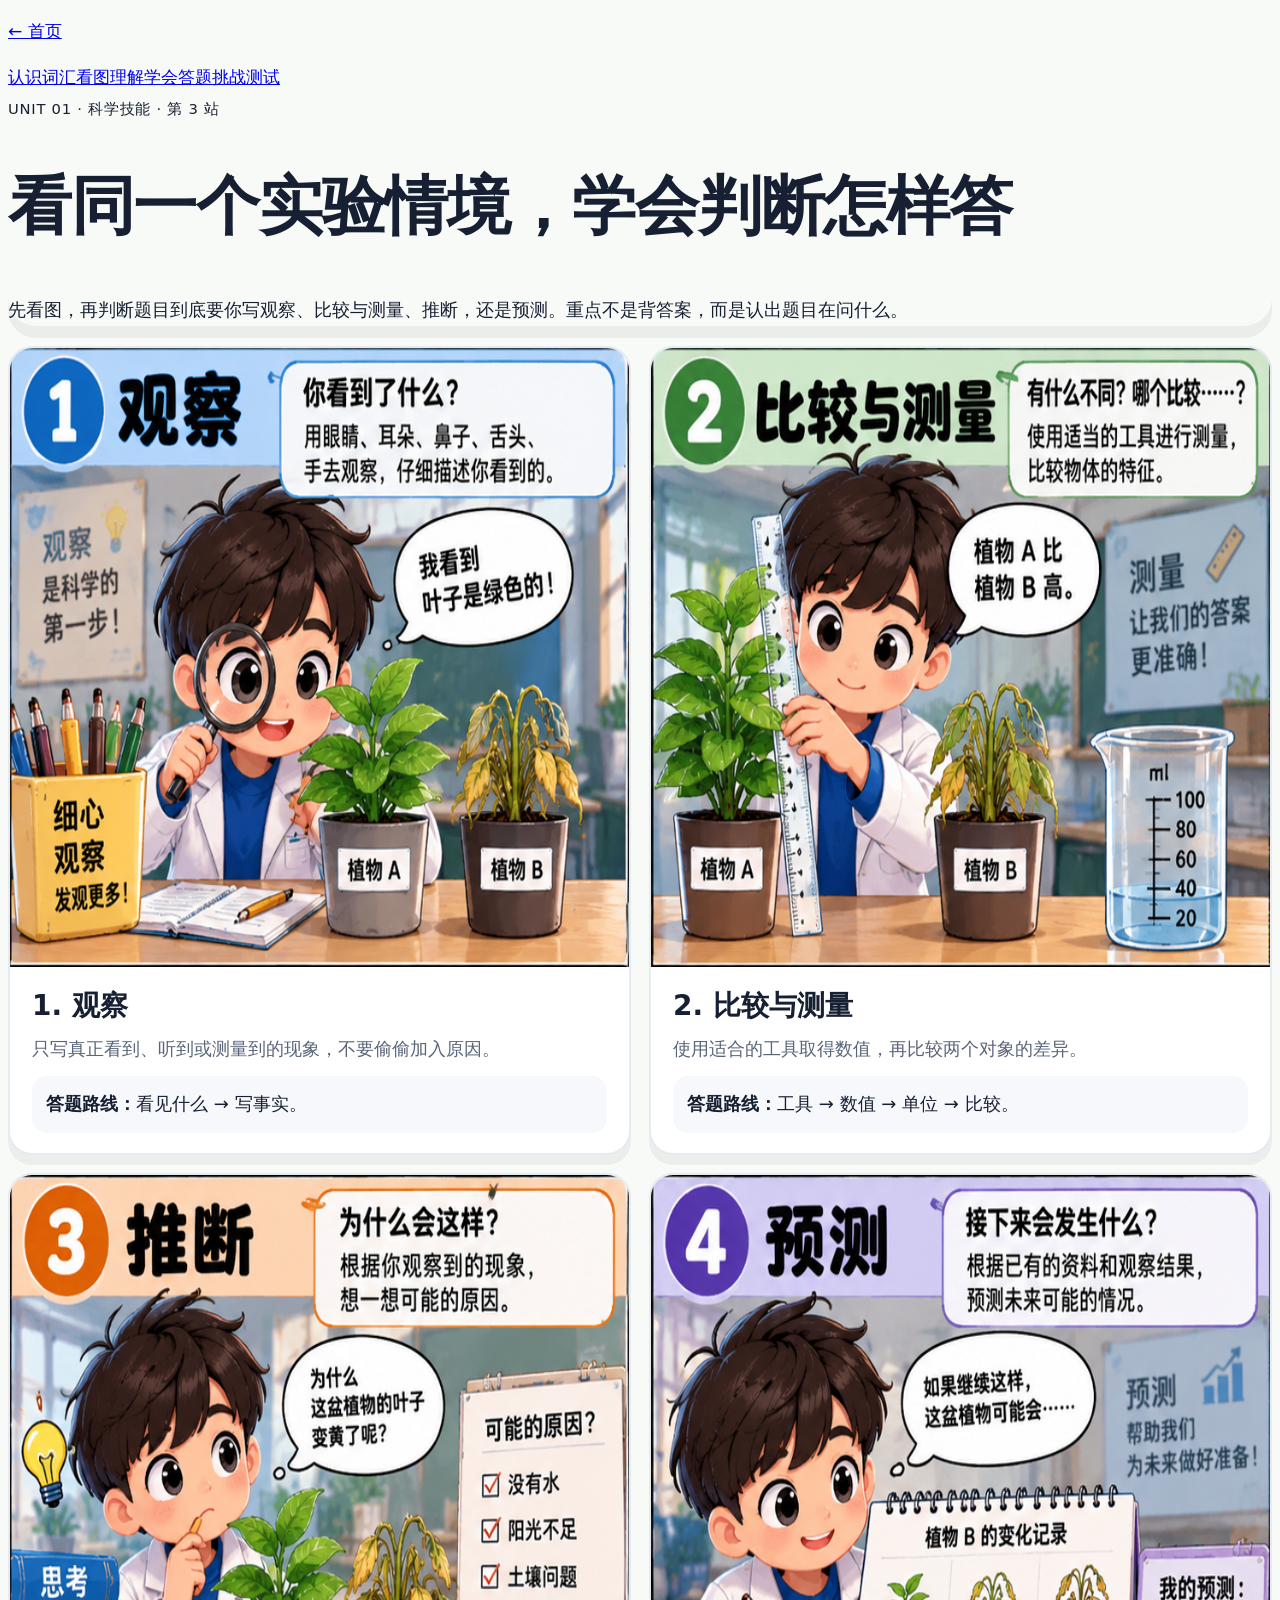
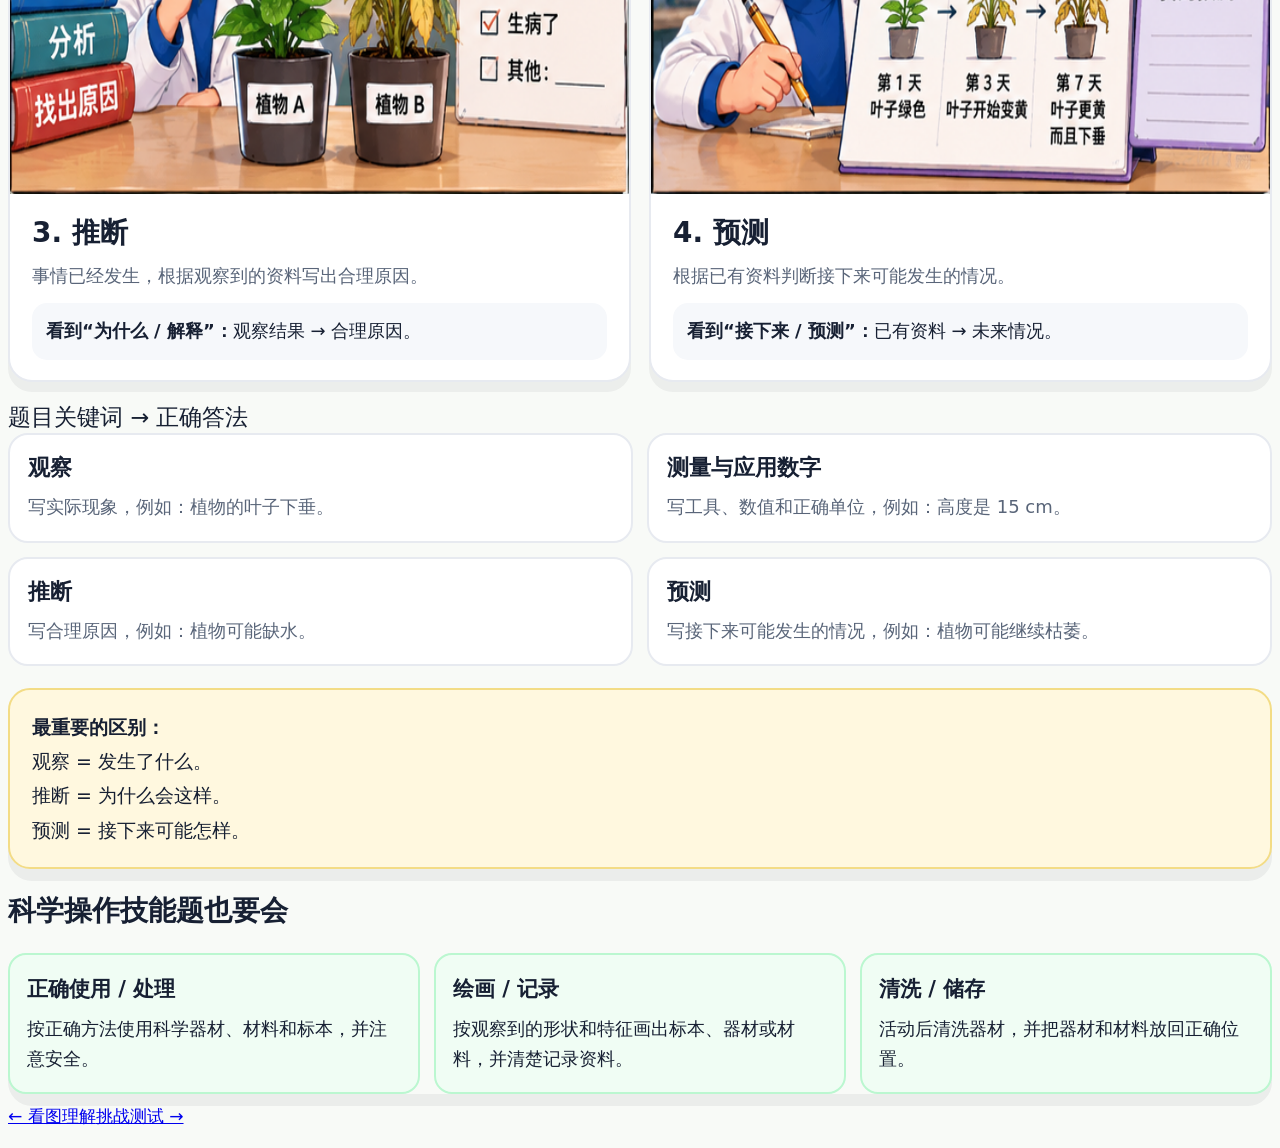
<file: unit01-page3.html>
<!doctype html><html lang="zh-Hans"><head><meta charset="utf-8"><meta name="viewport" content="width=device-width,initial-scale=1"><title>三年级科学｜第一单元：科学技能｜学会答题</title><link rel="stylesheet" href="theme.css"><style>.spriteGrid{display:grid;grid-template-columns:repeat(2,1fr);gap:18px;margin:20px 0}.scene{background:#fff;border:2px solid #e7eaf0;border-radius:24px;overflow:hidden;box-shadow:0 10px 0 rgba(23,32,51,.05)}.crop{aspect-ratio:1/1;overflow:hidden;background:#eef2f7;position:relative}.crop img{width:200%;height:200%;max-width:none;display:block;position:absolute}.s1 img{left:0;top:0}.s2 img{left:-100%;top:0}.s3 img{left:0;top:-100%}.s4 img{left:-100%;top:-100%}.body{padding:20px 22px}.body h2{font-size:27px;margin:0 0 8px}.body p{font-size:18px;line-height:1.75;color:#596579;margin:0}.cue{margin-top:12px;background:#f6f8fb;border-radius:15px;padding:13px 14px;font-size:18px;line-height:1.7}.answerMap{display:grid;grid-template-columns:repeat(2,1fr);gap:14px}.answerCard{background:#fff;border:2px solid #e7eaf0;border-radius:20px;padding:18px}.answerCard b{font-size:22px}.answerCard p{font-size:18px;line-height:1.7;color:#596579;margin:8px 0 0}.rule{margin-top:22px;background:#fff8df;border:2px solid #f3dc86;border-radius:22px;padding:20px 22px;font-size:19px;line-height:1.8}.ops{margin-top:22px}.ops h2{font-size:27px}.opsGrid{display:grid;grid-template-columns:repeat(3,1fr);gap:14px}.opsCard{background:#f0fdf4;border:2px solid #bbf7d0;border-radius:18px;padding:17px;font-size:18px;line-height:1.7}.opsCard b{display:block;font-size:21px;margin-bottom:6px}@media(max-width:760px){.spriteGrid,.answerMap,.opsGrid{grid-template-columns:1fr}.body h2{font-size:25px}.body p,.cue,.answerCard p,.rule,.opsCard{font-size:17px}}</style></head><body><main class="w"><div class="nav"><a class="btn" href="index.html">← 首页</a><div class="tabs"><a class="tab" href="unit01-page1.html">认识词汇</a><a class="tab" href="unit01-page2.html">看图理解</a><a class="tab on" href="unit01-page3.html">学会答题</a><a class="tab" href="unit01-page4.html">挑战测试</a></div></div><section class="hero"><div class="k">UNIT 01 · 科学技能 · 第 3 站</div><h1>看同一个实验情境，学会判断怎样答</h1><div class="sub">先看图，再判断题目到底要你写观察、比较与测量、推断，还是预测。重点不是背答案，而是认出题目在问什么。</div></section><section class="spriteGrid"><article class="scene"><div class="crop s1"><img src="unit01-page3-sprite.png" alt="观察情境图"></div><div class="body"><h2>1. 观察</h2><p>只写真正看到、听到或测量到的现象，不要偷偷加入原因。</p><div class="cue"><b>答题路线：</b>看见什么 → 写事实。</div></div></article><article class="scene"><div class="crop s2"><img src="unit01-page3-sprite.png" alt="比较与测量情境图"></div><div class="body"><h2>2. 比较与测量</h2><p>使用适合的工具取得数值，再比较两个对象的差异。</p><div class="cue"><b>答题路线：</b>工具 → 数值 → 单位 → 比较。</div></div></article><article class="scene"><div class="crop s3"><img src="unit01-page3-sprite.png" alt="推断情境图"></div><div class="body"><h2>3. 推断</h2><p>事情已经发生，根据观察到的资料写出合理原因。</p><div class="cue"><b>看到“为什么 / 解释”：</b>观察结果 → 合理原因。</div></div></article><article class="scene"><div class="crop s4"><img src="unit01-page3-sprite.png" alt="预测情境图"></div><div class="body"><h2>4. 预测</h2><p>根据已有资料判断接下来可能发生的情况。</p><div class="cue"><b>看到“接下来 / 预测”：</b>已有资料 → 未来情况。</div></div></article></section><section class="panel"><div class="big">题目关键词 → 正确答法</div><div class="answerMap"><article class="answerCard"><b>观察</b><p>写实际现象，例如：植物的叶子下垂。</p></article><article class="answerCard"><b>测量与应用数字</b><p>写工具、数值和正确单位，例如：高度是 15 cm。</p></article><article class="answerCard"><b>推断</b><p>写合理原因，例如：植物可能缺水。</p></article><article class="answerCard"><b>预测</b><p>写接下来可能发生的情况，例如：植物可能继续枯萎。</p></article></div><div class="rule"><b>最重要的区别：</b><br>观察 = 发生了什么。<br>推断 = 为什么会这样。<br>预测 = 接下来可能怎样。</div></section><section class="panel ops"><h2>科学操作技能题也要会</h2><div class="opsGrid"><div class="opsCard"><b>正确使用 / 处理</b>按正确方法使用科学器材、材料和标本，并注意安全。</div><div class="opsCard"><b>绘画 / 记录</b>按观察到的形状和特征画出标本、器材或材料，并清楚记录资料。</div><div class="opsCard"><b>清洗 / 储存</b>活动后清洗器材，并把器材和材料放回正确位置。</div></div></section><div class="foot"><a class="btn" href="unit01-page2.html">← 看图理解</a><a class="btn primary" href="unit01-page4.html">挑战测试 →</a></div></main></body></html>
</file>
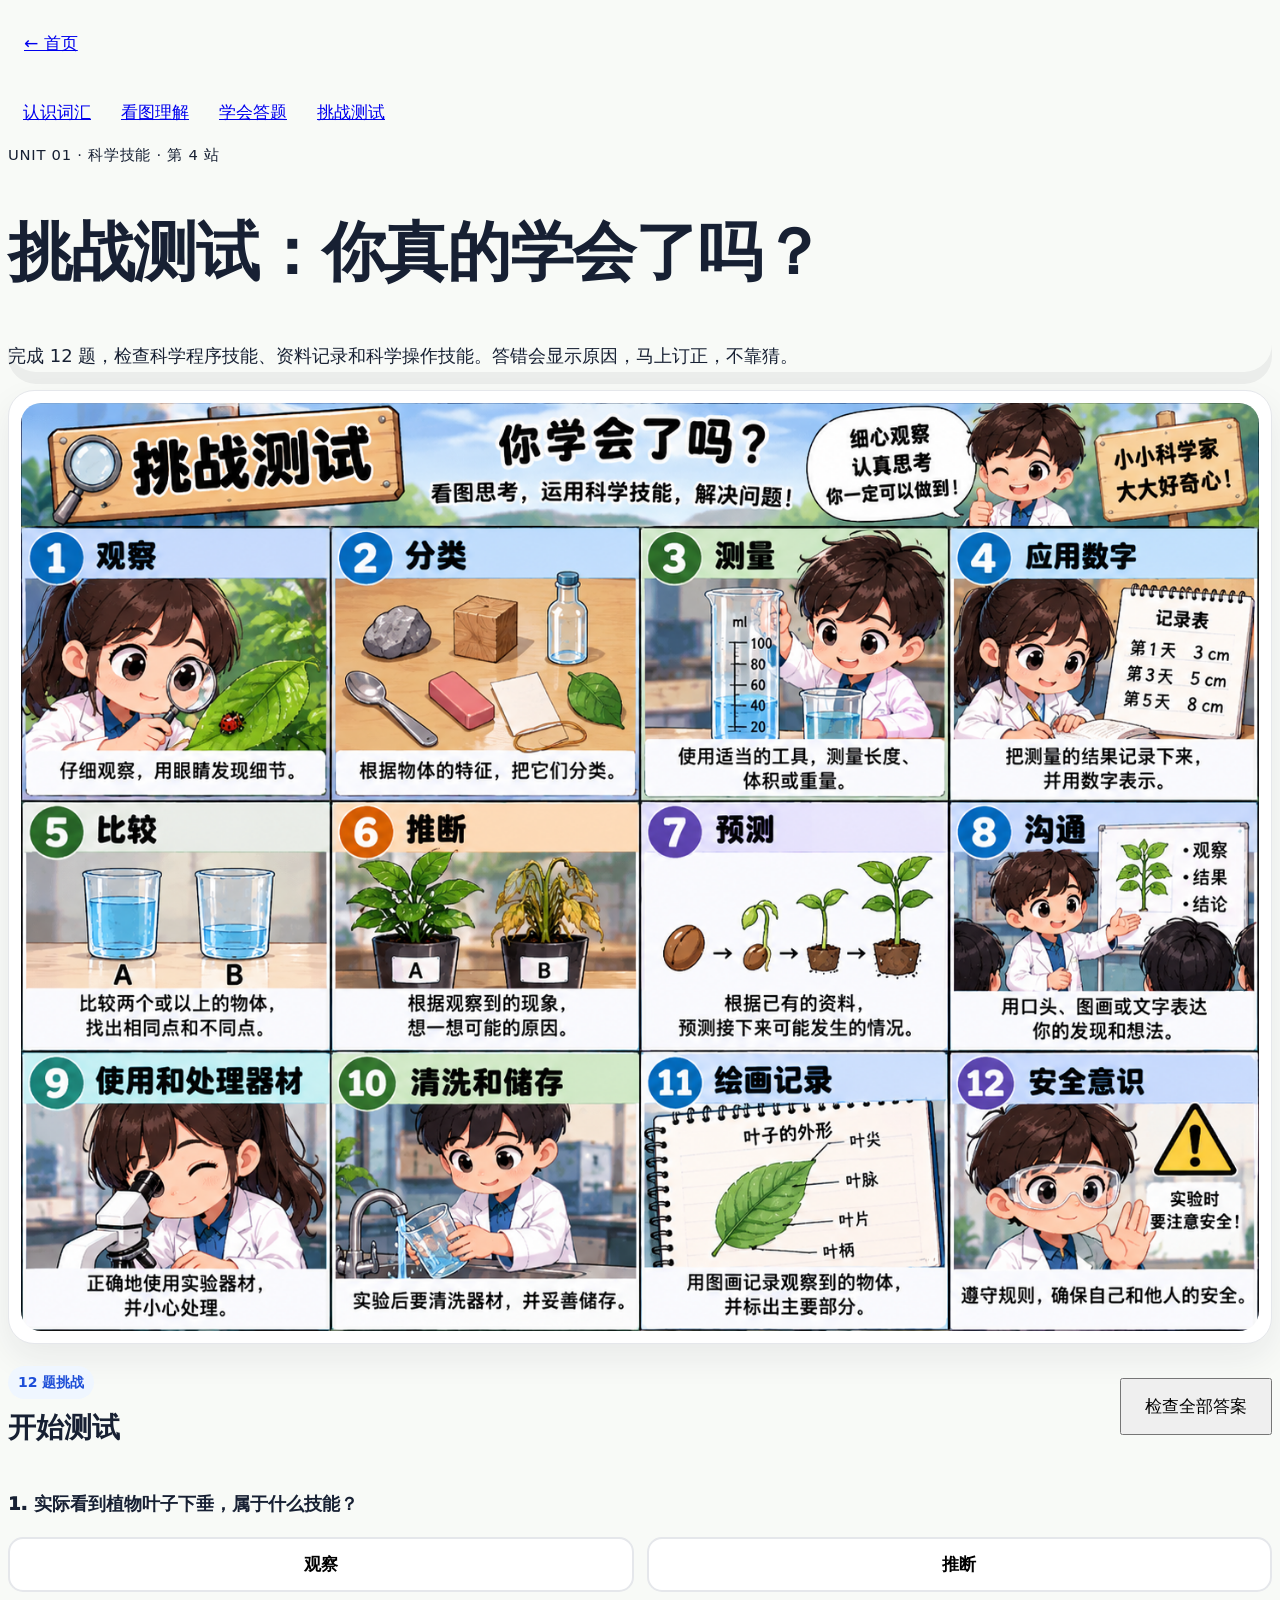
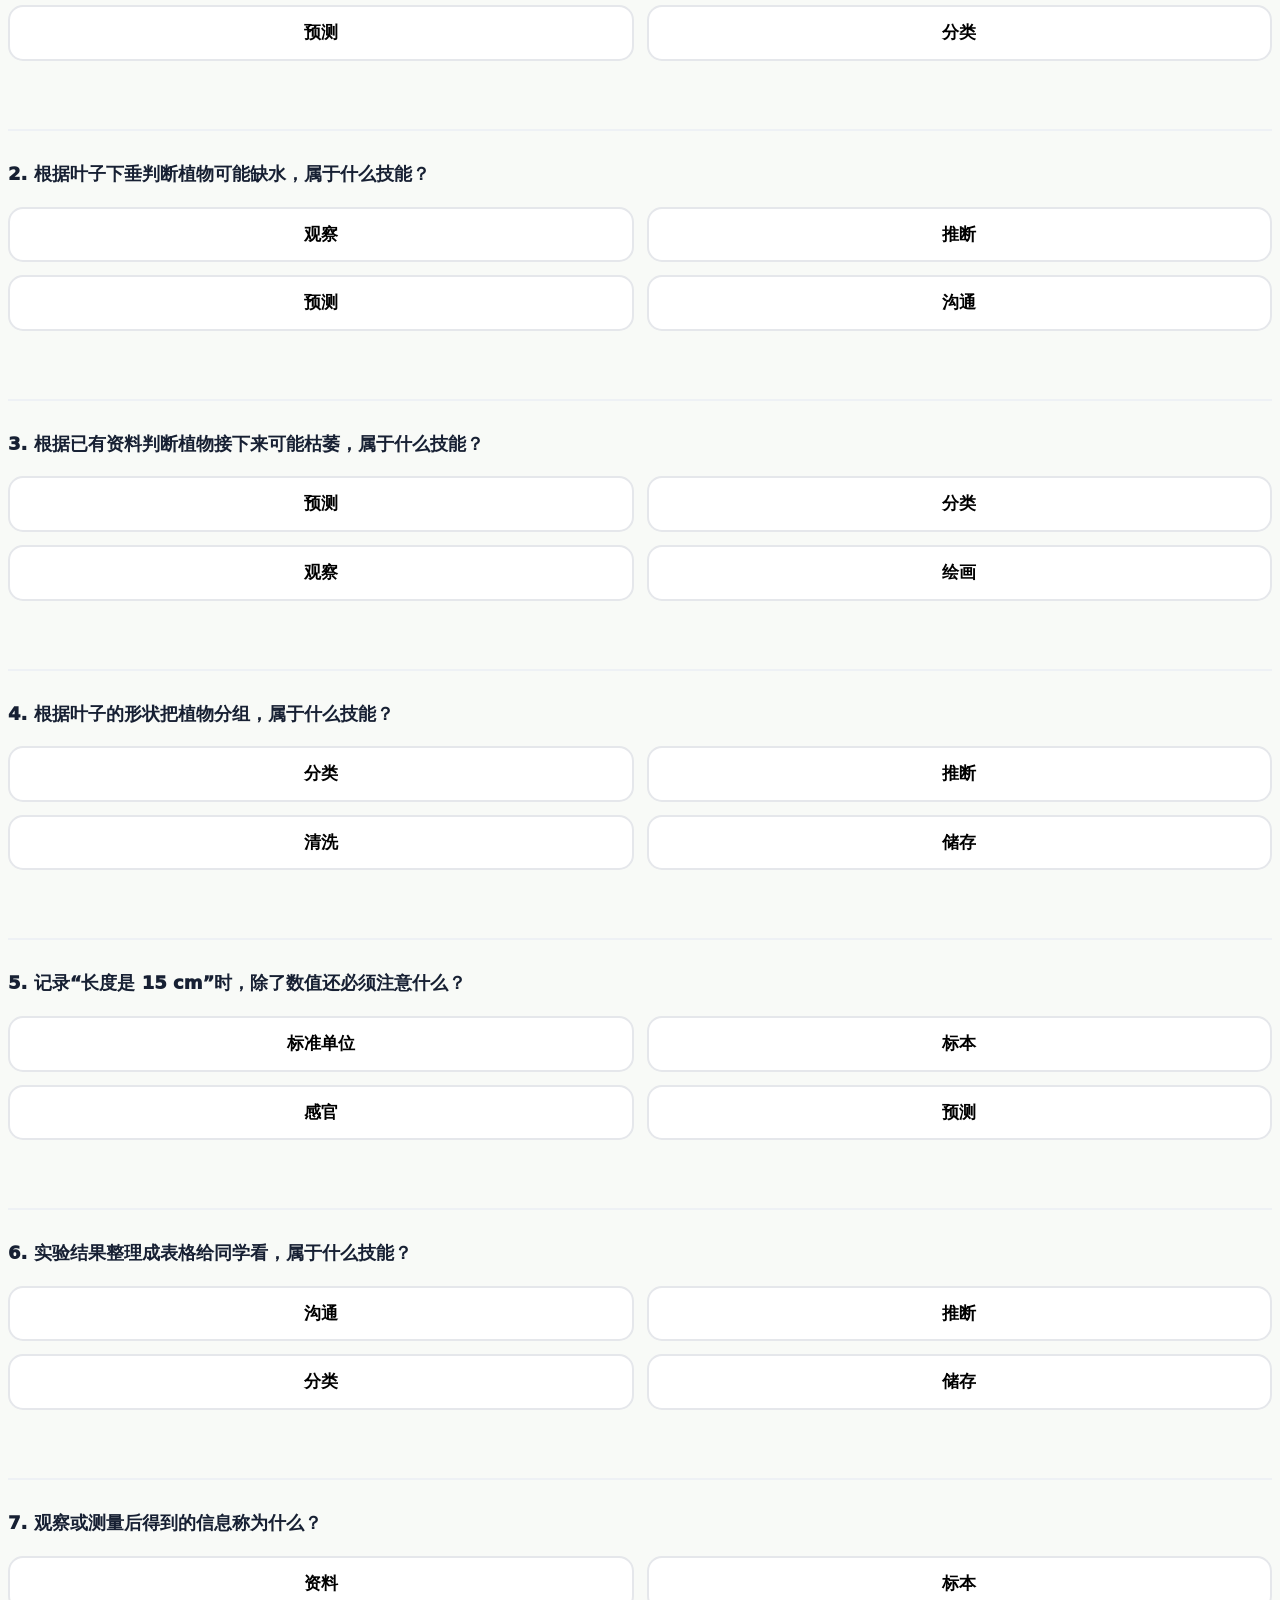
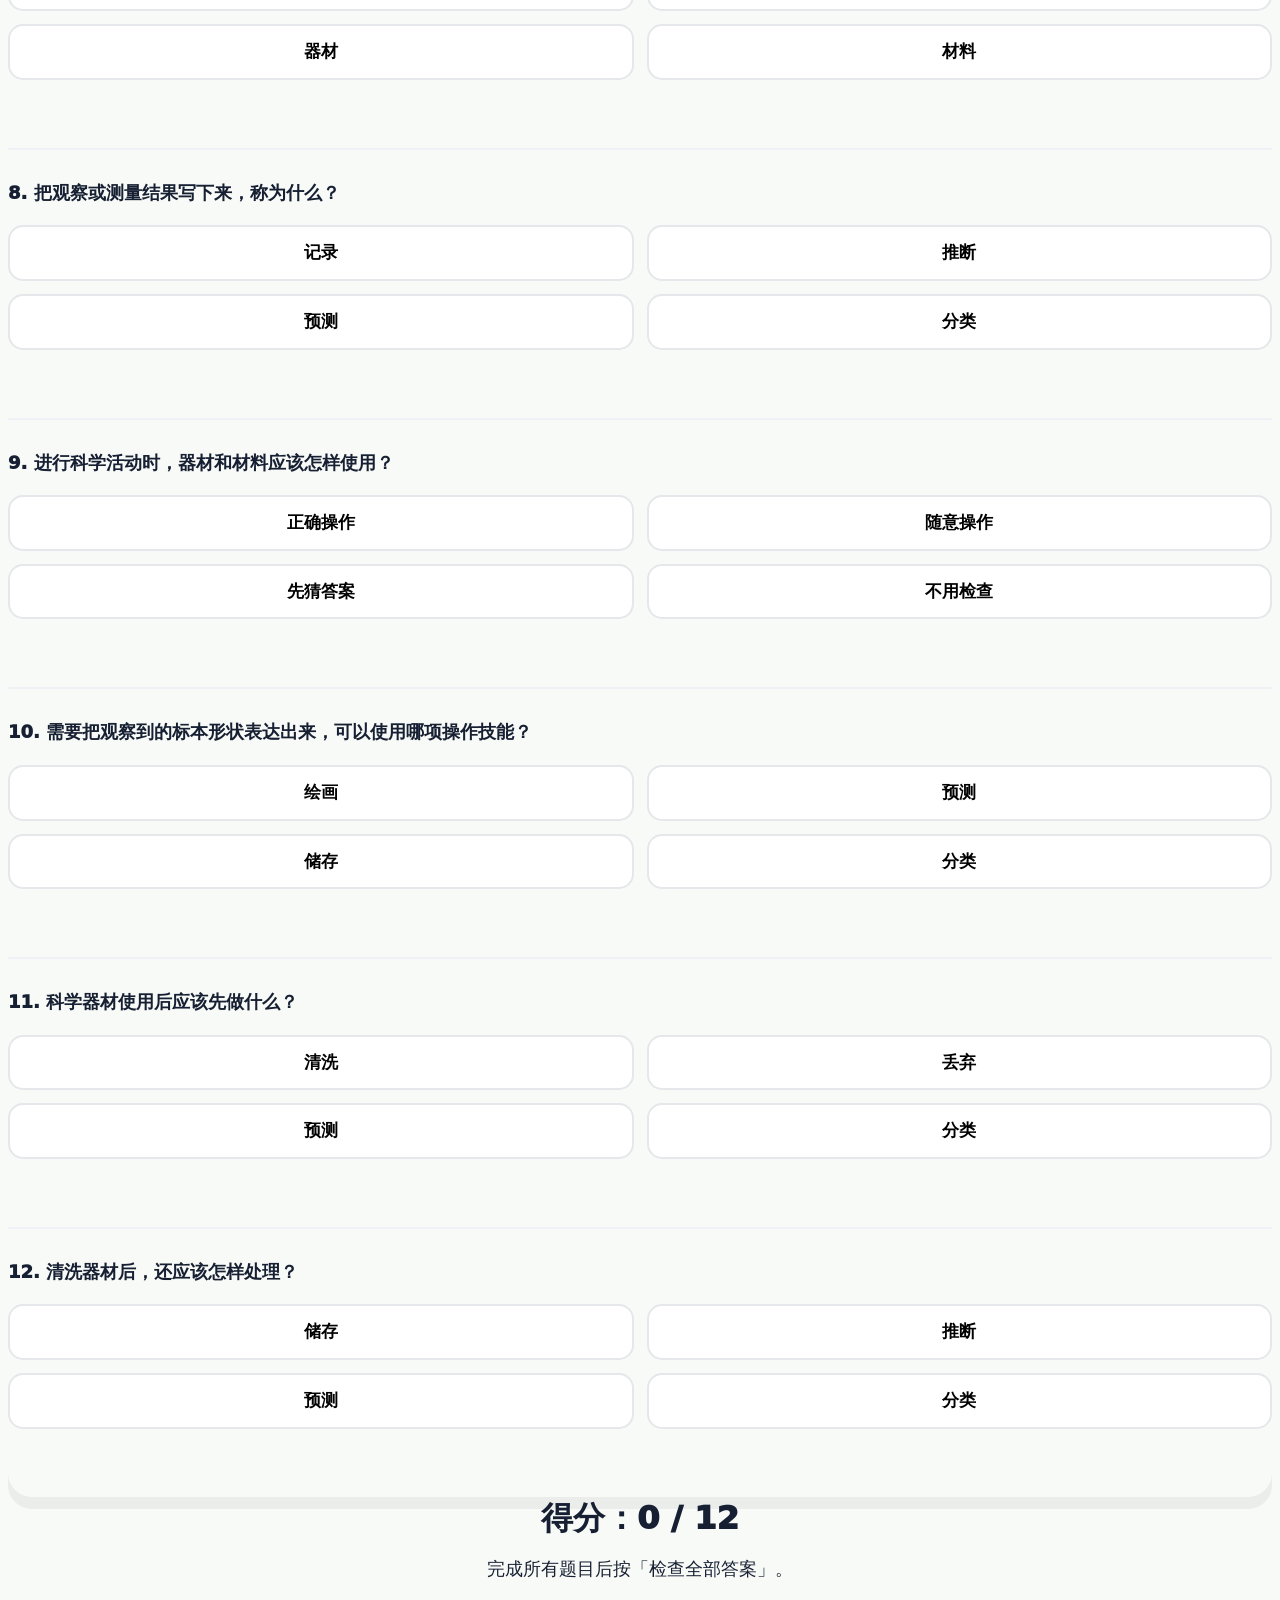
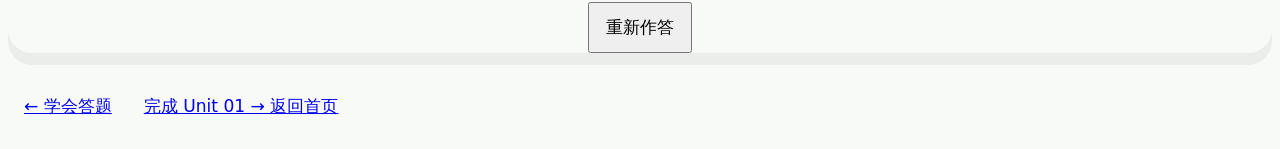
<file: unit01-page4.html>
<!doctype html><html lang="zh-Hans"><head><meta charset="utf-8"><meta name="viewport" content="width=device-width,initial-scale=1"><title>三年级科学｜第一单元：科学技能｜挑战测试</title><link rel="stylesheet" href="theme.css"><style>.challengeVisual{background:#fff;border:1px solid #e5e7eb;border-radius:26px;padding:12px;box-shadow:0 14px 34px rgba(23,32,51,.07);margin:18px 0 22px}.challengeVisual img{display:block;width:100%;border-radius:20px}.hero h1{font-size:clamp(36px,5vw,56px)}.hero .sub{font-size:22px;line-height:1.8}.k{font-size:18px}.tabs .tab{font-size:17px;padding:11px 15px}.btn{font-size:18px;padding:12px 16px}.quizHead{display:flex;justify-content:space-between;align-items:center;gap:12px;flex-wrap:wrap;margin-bottom:14px}.quizHead h2{margin:0;font-size:34px}.q{padding:27px 0;border-top:2px solid #eef1f5}.q:first-child{border-top:0}.qt{font-size:26px;font-weight:950;line-height:1.7;margin-bottom:17px}.choices{display:grid;grid-template-columns:repeat(2,1fr);gap:13px}.choice{background:#fff;border:2px solid #e5e7eb;border-radius:17px;padding:18px 19px;text-align:left;font-size:22px;line-height:1.5;font-weight:900;cursor:pointer;transition:.15s;min-height:66px}.choice:hover{border-color:#93c5fd;background:#f8fbff}.choice.correct{background:#dcfce7;border-color:#86efac}.choice.wrong{background:#fee2e2;border-color:#fca5a5}.feedback{font-size:20px;font-weight:850;margin-top:13px;min-height:28px;line-height:1.7}.result{font-size:38px;font-weight:950}.wrongbox{font-size:19px;margin-top:12px;background:#fff7ed;border:1px solid #fed7aa;padding:16px 18px;border-radius:16px;line-height:1.75}.resultPanel{text-align:center}.resultPanel .sub{font-size:21px;margin:12px 0;line-height:1.75}.checkBtn{font-size:21px;padding:15px 23px}.badge{display:inline-block;background:#eff6ff;color:#1d4ed8;border-radius:999px;padding:9px 14px;font-size:18px;font-weight:900;margin-bottom:10px}@media(max-width:620px){.choices{grid-template-columns:1fr}.challengeVisual{padding:7px}.hero h1{font-size:34px}.hero .sub{font-size:19px}.qt{font-size:22px}.choice{font-size:20px;padding:16px}.feedback{font-size:18px}.quizHead h2{font-size:29px}.result{font-size:32px}.tabs .tab{font-size:15px}.btn{font-size:16px}}</style></head><body><main class="w"><div class="nav"><a class="btn" href="index.html">← 首页</a><div class="tabs"><a class="tab" href="unit01-page1.html">认识词汇</a><a class="tab" href="unit01-page2.html">看图理解</a><a class="tab" href="unit01-page3.html">学会答题</a><a class="tab on" href="unit01-page4.html">挑战测试</a></div></div><section class="hero"><div class="k">UNIT 01 · 科学技能 · 第 4 站</div><h1>挑战测试：你真的学会了吗？</h1><div class="sub">完成 12 题，检查科学程序技能、资料记录和科学操作技能。答错会显示原因，马上订正，不靠猜。</div></section><section class="challengeVisual"><img src="unit01-page4-challenge.png" alt="科学技能挑战测试总复习图"></section><section class="panel"><div class="quizHead"><div><span class="badge">12 题挑战</span><h2>开始测试</h2></div><button class="btn primary checkBtn" onclick="checkAll()">检查全部答案</button></div><div id="quiz"></div></section><section class="panel resultPanel"><div class="result" id="score">得分：0 / 12</div><div id="status" class="sub">完成所有题目后按「检查全部答案」。</div><div id="wrongs"></div><p><button class="btn" onclick="resetQuiz()">重新作答</button></p></section><div class="foot"><a class="btn" href="unit01-page3.html">← 学会答题</a><a class="btn primary" href="index.html">完成 Unit 01 → 返回首页</a></div></main><script>const KEY='std3-sci-unit01-page4-v2',data=[['实际看到植物叶子下垂，属于什么技能？','观察',['观察','推断','预测','分类'],'观察写实际现象。'],['根据叶子下垂判断植物可能缺水，属于什么技能？','推断',['观察','推断','预测','沟通'],'推断是根据观察解释可能原因。'],['根据已有资料判断植物接下来可能枯萎，属于什么技能？','预测',['预测','分类','观察','绘画'],'预测写接下来可能发生的情况。'],['根据叶子的形状把植物分组，属于什么技能？','分类',['分类','推断','清洗','储存'],'分类要根据相同或不同特征分组。'],['记录“长度是 15 cm”时，除了数值还必须注意什么？','标准单位',['标准单位','标本','感官','预测'],'测量结果要配合正确的标准单位。'],['实验结果整理成表格给同学看，属于什么技能？','沟通',['沟通','推断','分类','储存'],'沟通可以用文字、图画、表格等表达资料。'],['观察或测量后得到的信息称为什么？','资料',['资料','标本','器材','材料'],'科学活动中收集到的信息是资料。'],['把观察或测量结果写下来，称为什么？','记录',['记录','推断','预测','分类'],'记录能保存科学活动所得的资料。'],['进行科学活动时，器材和材料应该怎样使用？','正确操作',['正确操作','随意操作','先猜答案','不用检查'],'器材、材料和标本必须依照正确方法安全处理。'],['需要把观察到的标本形状表达出来，可以使用哪项操作技能？','绘画',['绘画','预测','储存','分类'],'绘画是科学操作技能之一。'],['科学器材使用后应该先做什么？','清洗',['清洗','丢弃','预测','分类'],'使用后的器材应按正确方法清洗。'],['清洗器材后，还应该怎样处理？','储存',['储存','推断','预测','分类'],'器材和材料应安全放回正确位置。']];const quiz=document.getElementById('quiz');quiz.innerHTML=data.map((x,i)=>`<div class="q" data-a="${x[1]}" data-e="${x[3]}"><div class="qt">${i+1}. ${x[0]}</div><div class="choices">${x[2].map(c=>`<button class="choice">${c}</button>`).join('')}</div><div class="feedback"></div></div>`).join('');const qs=[...document.querySelectorAll('.q')];qs.forEach(q=>q.querySelectorAll('.choice').forEach(b=>b.onclick=()=>{q.querySelectorAll('.choice').forEach(x=>{x.dataset.sel='';x.style.outline=''});b.dataset.sel='1';b.style.outline='3px solid #93c5fd'}));function checkAll(){let s=0,a=0,w=[];qs.forEach((q,i)=>{let sel=[...q.querySelectorAll('.choice')].find(b=>b.dataset.sel==='1');q.querySelectorAll('.choice').forEach(b=>b.classList.remove('correct','wrong'));let fb=q.querySelector('.feedback');if(!sel){fb.textContent='尚未作答。';w.push(`第 ${i+1} 题未作答。${q.dataset.e}`);return}a++;let ok=sel.textContent===q.dataset.a;q.querySelectorAll('.choice').forEach(b=>{if(b.textContent===q.dataset.a)b.classList.add('correct')});if(ok){s++;fb.textContent='正确。'}else{sel.classList.add('wrong');fb.textContent=`错误。正确答案：${q.dataset.a}。${q.dataset.e}`;w.push(`第 ${i+1} 题：${q.dataset.e}`)}});score.textContent=`得分：${s} / 12`;status.textContent=a<12?`已完成 ${a}/12 题。请完成所有题目。`:s>=10?'掌握良好，Unit 01 挑战完成。':s>=8?'基本掌握，请先订正错题再重做。':'需要回到「看图理解」和「学会答题」复习。';wrongs.innerHTML=w.map(x=>`<div class="wrongbox">${x}</div>`).join('');localStorage.setItem(KEY,JSON.stringify({score:s,answered:a,completed:a===12&&s>=10}))}function resetQuiz(){qs.forEach(q=>{q.querySelectorAll('.choice').forEach(b=>{b.dataset.sel='';b.classList.remove('correct','wrong');b.style.outline=''});q.querySelector('.feedback').textContent=''});score.textContent='得分：0 / 12';status.textContent='完成所有题目后按「检查全部答案」。';wrongs.innerHTML='';localStorage.removeItem(KEY)}try{const old=JSON.parse(localStorage.getItem(KEY)||'{}');if(Number.isFinite(old.score)){score.textContent=`上次得分：${old.score} / 12`;status.textContent=old.completed?'Unit 01 之前已经完成挑战。':'上次未达到完成标准，可以重新作答。'}}catch(e){}</script></body></html>
</file>
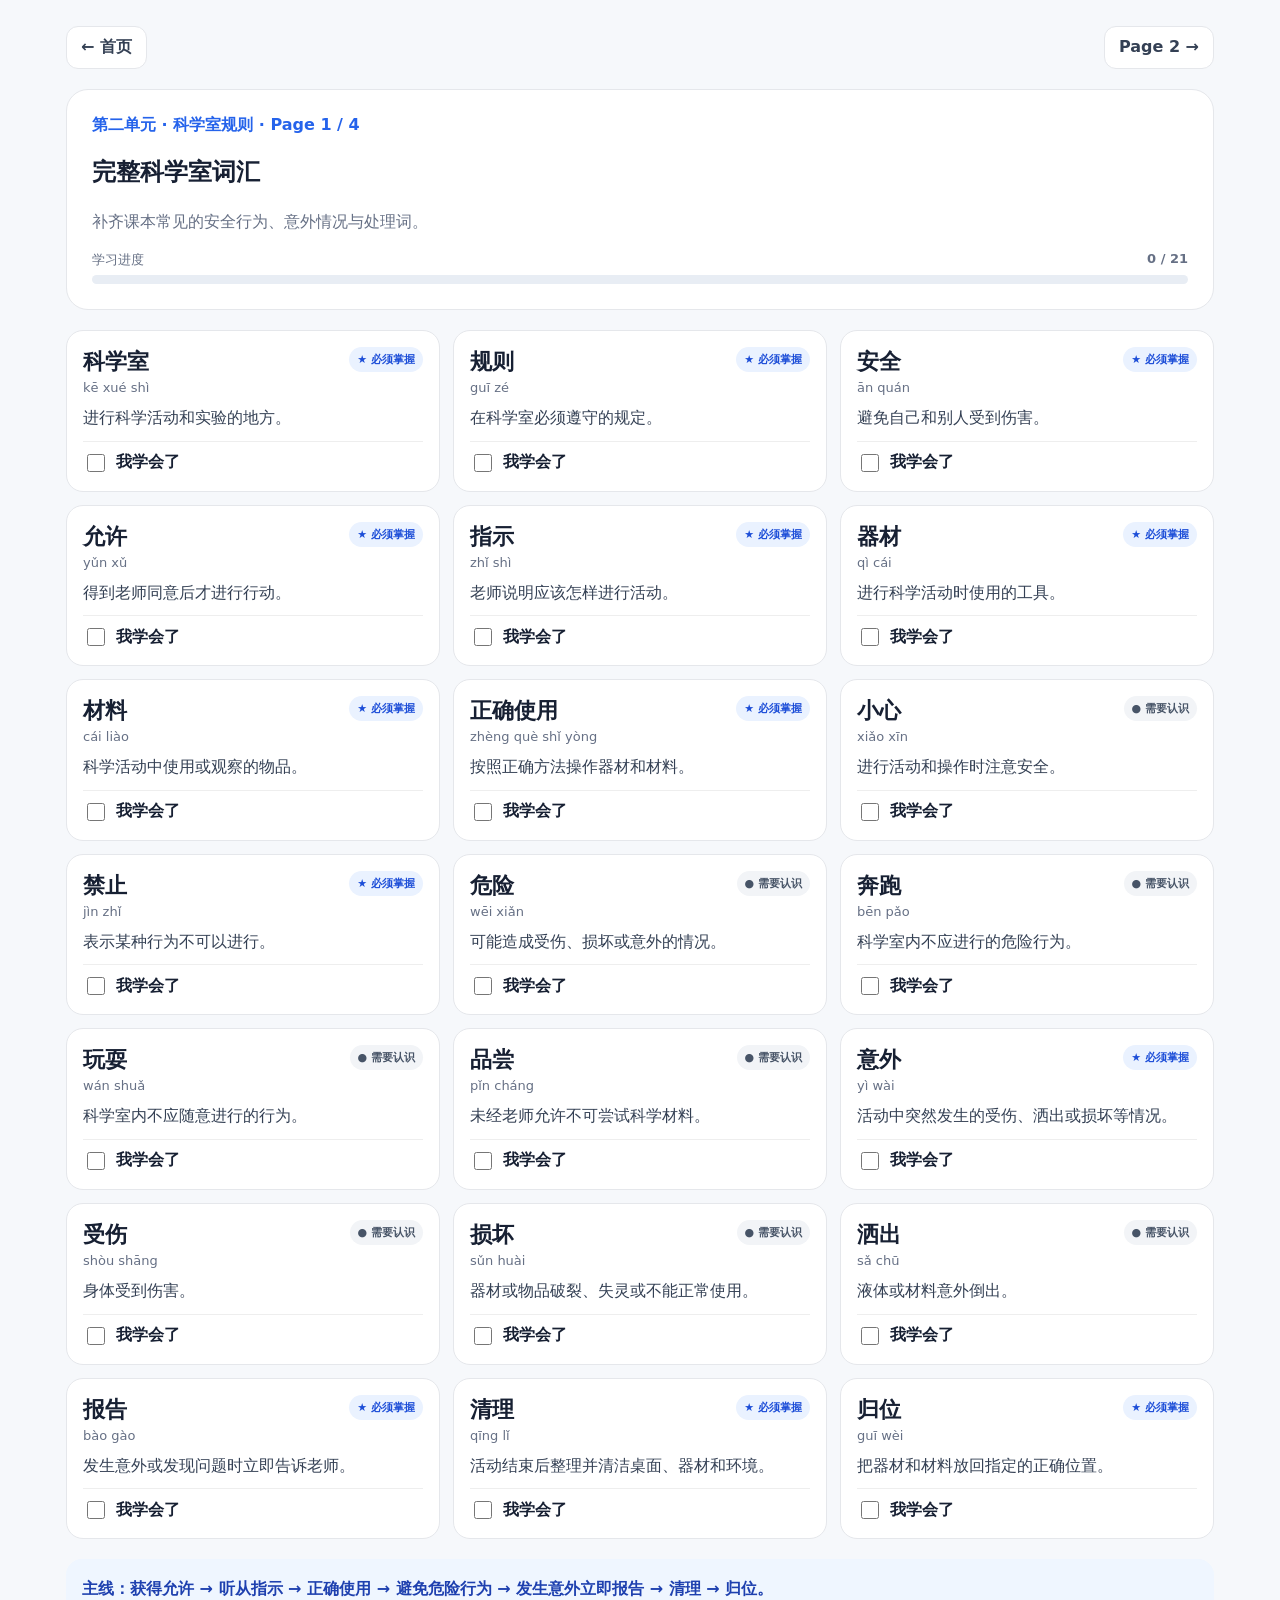
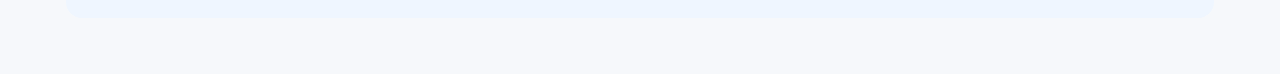
<file: unit02-page1.html>
<!doctype html><html lang="zh-Hans"><head><meta charset="utf-8"><meta name="viewport" content="width=device-width,initial-scale=1"><title>三年级科学｜第二单元：科学室规则｜核心词汇</title><style>:root{--bg:#f6f8fb;--text:#172033;--muted:#667085;--line:#e5e7eb;--blue:#2563eb;--green:#16a34a}*{box-sizing:border-box}body{margin:0;font-family:system-ui,-apple-system,"PingFang SC","Microsoft YaHei",sans-serif;background:var(--bg);color:var(--text)}main{max-width:1180px;margin:auto;padding:26px 16px 56px}.top{display:flex;justify-content:space-between;gap:12px;flex-wrap:wrap;margin-bottom:20px}.btn{background:#fff;border:1px solid var(--line);border-radius:12px;padding:10px 14px;text-decoration:none;color:#344054;font-weight:800}.hero{background:#fff;border:1px solid var(--line);border-radius:22px;padding:25px;margin-bottom:20px}.k{color:var(--blue);font-weight:900}.sub{color:var(--muted);line-height:1.7}.track{height:9px;background:#e8edf4;border-radius:99px;overflow:hidden}.bar{height:100%;width:0;background:var(--blue)}.pt{display:flex;justify-content:space-between;font-size:13px;color:var(--muted);margin:14px 0 6px}.grid{display:grid;grid-template-columns:repeat(3,1fr);gap:13px}.card{background:#fff;border:1px solid var(--line);border-radius:17px;padding:16px}.card.done{outline:2px solid #bbf7d0}.head{display:flex;justify-content:space-between;gap:8px}.word{font-size:22px;font-weight:900}.py{color:var(--muted);font-size:13px;margin-top:3px}.level{font-size:11px;font-weight:900;background:#eaf2ff;color:#1d4ed8;padding:5px 8px;border-radius:99px;height:max-content}.level.b{background:#f2f4f7;color:#475467}.desc{line-height:1.6;margin:10px 0;color:#344054}.check{display:flex;gap:8px;align-items:center;border-top:1px solid #eee;padding-top:9px;font-weight:800}.check input{width:18px;height:18px}.note{background:#eff6ff;color:#1e40af;border-radius:16px;padding:16px;margin-top:20px;line-height:1.7;font-weight:800}@media(max-width:850px){.grid{grid-template-columns:repeat(2,1fr)}}@media(max-width:600px){.grid{grid-template-columns:1fr}}</style></head><body><main><div class="top"><a class="btn" href="index.html">← 首页</a><a class="btn" href="unit02-page2.html">Page 2 →</a></div><section class="hero"><div class="k">第二单元 · 科学室规则 · Page 1 / 4</div><h1>完整科学室词汇</h1><p class="sub">补齐课本常见的安全行为、意外情况与处理词。</p><div class="pt"><span>学习进度</span><strong id="count"></strong></div><div class="track"><div class="bar" id="bar"></div></div></section><section class="grid" id="cards"></section><div class="note">主线：获得允许 → 听从指示 → 正确使用 → 避免危险行为 → 发生意外立即报告 → 清理 → 归位。</div></main><script>const data=[['科学室','kē xué shì','进行科学活动和实验的地方。','A'],['规则','guī zé','在科学室必须遵守的规定。','A'],['安全','ān quán','避免自己和别人受到伤害。','A'],['允许','yǔn xǔ','得到老师同意后才进行行动。','A'],['指示','zhǐ shì','老师说明应该怎样进行活动。','A'],['器材','qì cái','进行科学活动时使用的工具。','A'],['材料','cái liào','科学活动中使用或观察的物品。','A'],['正确使用','zhèng què shǐ yòng','按照正确方法操作器材和材料。','A'],['小心','xiǎo xīn','进行活动和操作时注意安全。','B'],['禁止','jìn zhǐ','表示某种行为不可以进行。','A'],['危险','wēi xiǎn','可能造成受伤、损坏或意外的情况。','B'],['奔跑','bēn pǎo','科学室内不应进行的危险行为。','B'],['玩耍','wán shuǎ','科学室内不应随意进行的行为。','B'],['品尝','pǐn cháng','未经老师允许不可尝试科学材料。','B'],['意外','yì wài','活动中突然发生的受伤、洒出或损坏等情况。','A'],['受伤','shòu shāng','身体受到伤害。','B'],['损坏','sǔn huài','器材或物品破裂、失灵或不能正常使用。','B'],['洒出','sǎ chū','液体或材料意外倒出。','B'],['报告','bào gào','发生意外或发现问题时立即告诉老师。','A'],['清理','qīng lǐ','活动结束后整理并清洁桌面、器材和环境。','A'],['归位','guī wèi','把器材和材料放回指定的正确位置。','A']];cards.innerHTML=data.map((x,i)=>`<article class="card" data-i="${i}"><div class="head"><div><div class="word">${x[0]}</div><div class="py">${x[1]}</div></div><span class="level ${x[3]==='B'?'b':''}">${x[3]==='A'?'★ 必须掌握':'● 需要认识'}</span></div><div class="desc">${x[2]}</div><label class="check"><input type="checkbox">我学会了</label></article>`).join('');const KEY='std3-sci-unit02-page1-v2',saved=JSON.parse(localStorage.getItem(KEY)||'{}'),all=[...document.querySelectorAll('.card')];all.forEach(c=>{let b=c.querySelector('input');b.checked=!!saved[c.dataset.i];b.onchange=update});function update(){let s={},n=0;all.forEach(c=>{let b=c.querySelector('input');s[c.dataset.i]=b.checked;if(b.checked)n++;c.classList.toggle('done',b.checked)});localStorage.setItem(KEY,JSON.stringify(s));count.textContent=`${n} / ${all.length}`;bar.style.width=`${n/all.length*100}%`}update();</script></body></html>
</file>
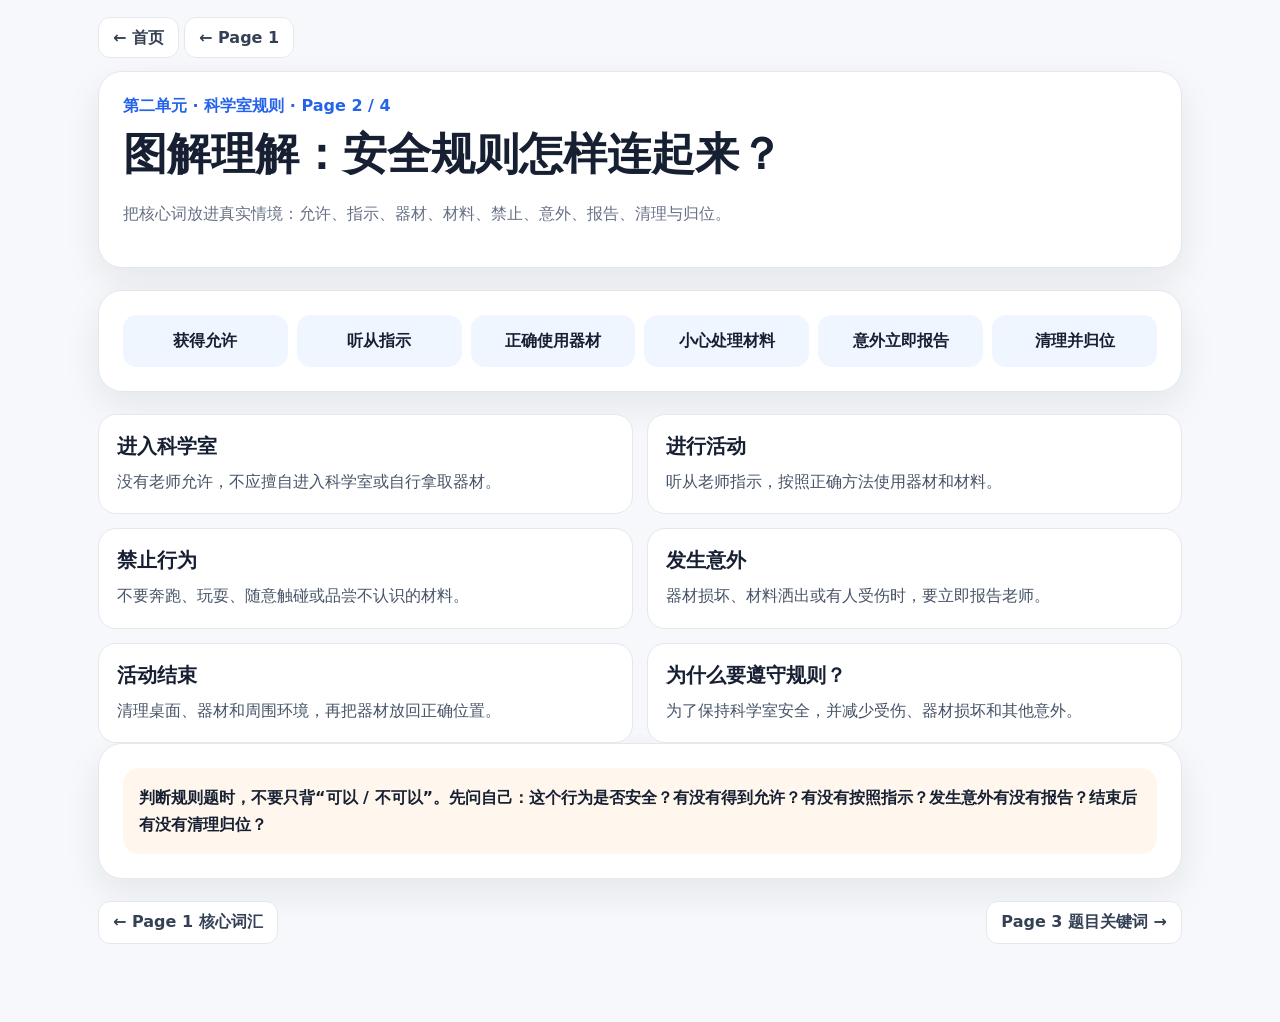
<file: unit02-page2.html>
<!doctype html><html lang="zh-Hans"><head><meta charset="utf-8"><meta name="viewport" content="width=device-width,initial-scale=1"><title>三年级科学｜第二单元：科学室规则｜图解理解</title><style>:root{--bg:#f6f8fb;--text:#172033;--muted:#667085;--line:#e5e7eb;--blue:#2563eb;--shadow:0 14px 36px rgba(23,32,51,.08)}*{box-sizing:border-box}body{margin:0;font-family:ui-sans-serif,system-ui,-apple-system,"PingFang SC","Microsoft YaHei",sans-serif;background:var(--bg);color:var(--text)}main{max-width:1120px;margin:auto;padding:28px 18px 56px}.top,.footer{display:flex;justify-content:space-between;gap:10px;flex-wrap:wrap;margin-bottom:22px}.btn{text-decoration:none;color:#344054;background:#fff;border:1px solid var(--line);padding:10px 14px;border-radius:12px;font-weight:800}.hero,.panel{background:#fff;border:1px solid var(--line);border-radius:24px;padding:24px;box-shadow:var(--shadow);margin-bottom:22px}.kicker{color:var(--blue);font-weight:900}h1{font-size:clamp(28px,4vw,44px);margin:8px 0}.sub{color:var(--muted);line-height:1.7}.grid{display:grid;grid-template-columns:repeat(2,1fr);gap:14px}.card{border:1px solid var(--line);border-radius:18px;padding:18px;background:#fff}.card h2{font-size:20px;margin:0 0 8px}.card p{margin:0;line-height:1.7;color:#475467}.flow{display:grid;grid-template-columns:repeat(6,1fr);gap:9px}.step{background:#eff6ff;border-radius:14px;padding:14px;text-align:center;font-weight:900;line-height:1.5}.warn{background:#fff7ed;padding:16px;border-radius:16px;font-weight:800;line-height:1.7}@media(max-width:760px){main{padding:18px 12px}.grid{grid-template-columns:1fr}.flow{grid-template-columns:1fr}.hero,.panel{border-radius:18px}}</style></head><body><main><div class="top"><div><a class="btn" href="index.html">← 首页</a> <a class="btn" href="unit02-page1.html">← Page 1</a></div></div><section class="hero"><div class="kicker">第二单元 · 科学室规则 · Page 2 / 4</div><h1>图解理解：安全规则怎样连起来？</h1><p class="sub">把核心词放进真实情境：允许、指示、器材、材料、禁止、意外、报告、清理与归位。</p></section><section class="panel"><div class="flow"><div class="step">获得允许</div><div class="step">听从指示</div><div class="step">正确使用器材</div><div class="step">小心处理材料</div><div class="step">意外立即报告</div><div class="step">清理并归位</div></div></section><section class="grid"><article class="card"><h2>进入科学室</h2><p>没有老师允许，不应擅自进入科学室或自行拿取器材。</p></article><article class="card"><h2>进行活动</h2><p>听从老师指示，按照正确方法使用器材和材料。</p></article><article class="card"><h2>禁止行为</h2><p>不要奔跑、玩耍、随意触碰或品尝不认识的材料。</p></article><article class="card"><h2>发生意外</h2><p>器材损坏、材料洒出或有人受伤时，要立即报告老师。</p></article><article class="card"><h2>活动结束</h2><p>清理桌面、器材和周围环境，再把器材放回正确位置。</p></article><article class="card"><h2>为什么要遵守规则？</h2><p>为了保持科学室安全，并减少受伤、器材损坏和其他意外。</p></article></section><section class="panel"><div class="warn">判断规则题时，不要只背“可以 / 不可以”。先问自己：这个行为是否安全？有没有得到允许？有没有按照指示？发生意外有没有报告？结束后有没有清理归位？</div></section><div class="footer"><a class="btn" href="unit02-page1.html">← Page 1 核心词汇</a><a class="btn" href="unit02-page3.html">Page 3 题目关键词 →</a></div></main></body></html>
</file>
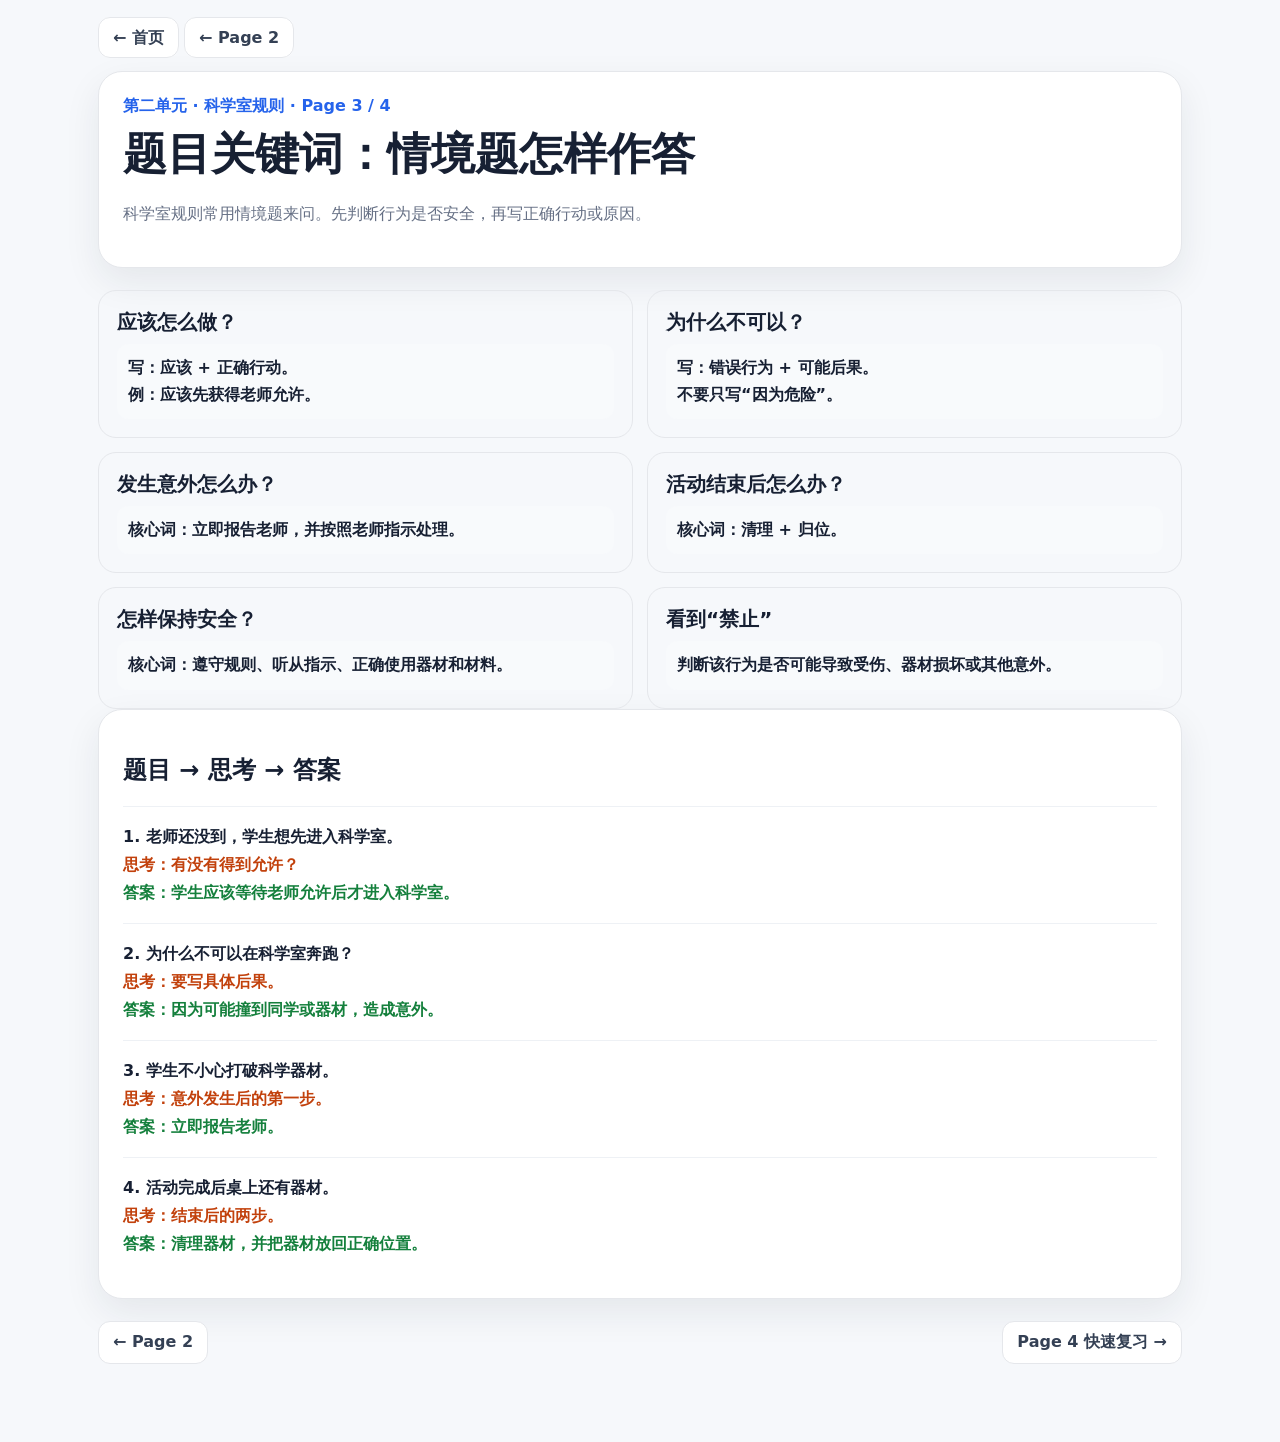
<file: unit02-page3.html>
<!doctype html><html lang="zh-Hans"><head><meta charset="utf-8"><meta name="viewport" content="width=device-width,initial-scale=1"><title>三年级科学｜第二单元：科学室规则｜题目关键词</title><style>:root{--bg:#f6f8fb;--text:#172033;--muted:#667085;--line:#e5e7eb;--blue:#2563eb;--green:#15803d;--orange:#c2410c;--shadow:0 14px 36px rgba(23,32,51,.08)}*{box-sizing:border-box}body{margin:0;font-family:ui-sans-serif,system-ui,-apple-system,"PingFang SC","Microsoft YaHei",sans-serif;background:var(--bg);color:var(--text)}main{max-width:1120px;margin:auto;padding:28px 18px 56px}.top,.footer{display:flex;justify-content:space-between;gap:10px;flex-wrap:wrap;margin-bottom:22px}.btn{text-decoration:none;color:#344054;background:#fff;border:1px solid var(--line);padding:10px 14px;border-radius:12px;font-weight:800}.hero,.panel{background:#fff;border:1px solid var(--line);border-radius:24px;padding:24px;box-shadow:var(--shadow);margin-bottom:22px}.kicker{color:var(--blue);font-weight:900}h1{font-size:clamp(28px,4vw,44px);margin:8px 0}.sub{color:var(--muted);line-height:1.7}.grid{display:grid;grid-template-columns:repeat(2,1fr);gap:14px}.card{border:1px solid var(--line);border-radius:18px;padding:18px}.card h2{margin:0 0 8px;font-size:20px}.cue{background:#f8fafc;border-radius:12px;padding:11px;line-height:1.65;font-weight:800}.case{border-top:1px solid #eef1f5;padding:16px 0;line-height:1.75}.case:first-child{border-top:0}.q{font-weight:900}.think{color:var(--orange);font-weight:800}.ans{color:var(--green);font-weight:900}@media(max-width:700px){main{padding:18px 12px}.grid{grid-template-columns:1fr}.hero,.panel{border-radius:18px}}</style></head><body><main><div class="top"><div><a class="btn" href="index.html">← 首页</a> <a class="btn" href="unit02-page2.html">← Page 2</a></div></div><section class="hero"><div class="kicker">第二单元 · 科学室规则 · Page 3 / 4</div><h1>题目关键词：情境题怎样作答</h1><p class="sub">科学室规则常用情境题来问。先判断行为是否安全，再写正确行动或原因。</p></section><section class="grid"><article class="card"><h2>应该怎么做？</h2><div class="cue">写：应该 + 正确行动。<br>例：应该先获得老师允许。</div></article><article class="card"><h2>为什么不可以？</h2><div class="cue">写：错误行为 + 可能后果。<br>不要只写“因为危险”。</div></article><article class="card"><h2>发生意外怎么办？</h2><div class="cue">核心词：立即报告老师，并按照老师指示处理。</div></article><article class="card"><h2>活动结束后怎么办？</h2><div class="cue">核心词：清理 + 归位。</div></article><article class="card"><h2>怎样保持安全？</h2><div class="cue">核心词：遵守规则、听从指示、正确使用器材和材料。</div></article><article class="card"><h2>看到“禁止”</h2><div class="cue">判断该行为是否可能导致受伤、器材损坏或其他意外。</div></article></section><section class="panel"><h2>题目 → 思考 → 答案</h2><div class="case"><div class="q">1. 老师还没到，学生想先进入科学室。</div><div class="think">思考：有没有得到允许？</div><div class="ans">答案：学生应该等待老师允许后才进入科学室。</div></div><div class="case"><div class="q">2. 为什么不可以在科学室奔跑？</div><div class="think">思考：要写具体后果。</div><div class="ans">答案：因为可能撞到同学或器材，造成意外。</div></div><div class="case"><div class="q">3. 学生不小心打破科学器材。</div><div class="think">思考：意外发生后的第一步。</div><div class="ans">答案：立即报告老师。</div></div><div class="case"><div class="q">4. 活动完成后桌上还有器材。</div><div class="think">思考：结束后的两步。</div><div class="ans">答案：清理器材，并把器材放回正确位置。</div></div></section><div class="footer"><a class="btn" href="unit02-page2.html">← Page 2</a><a class="btn" href="unit02-page4.html">Page 4 快速复习 →</a></div></main></body></html>
</file>
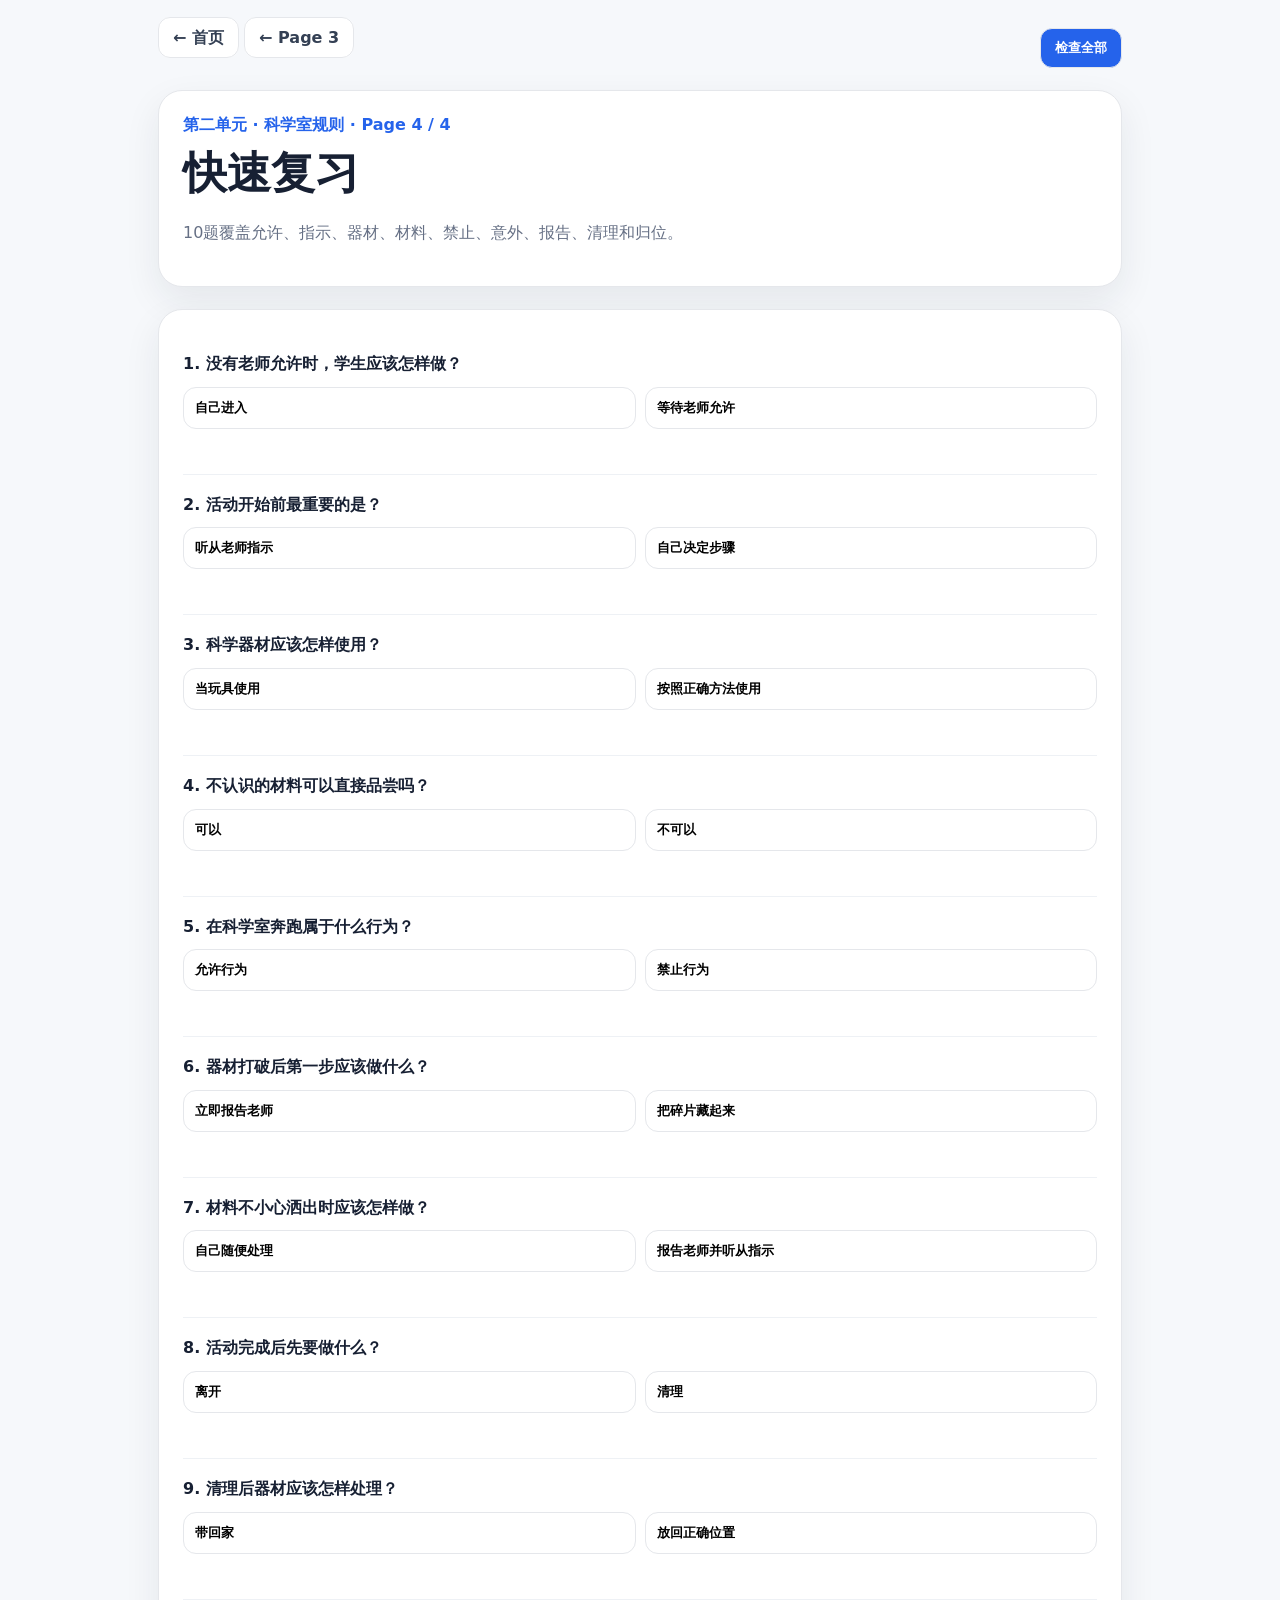
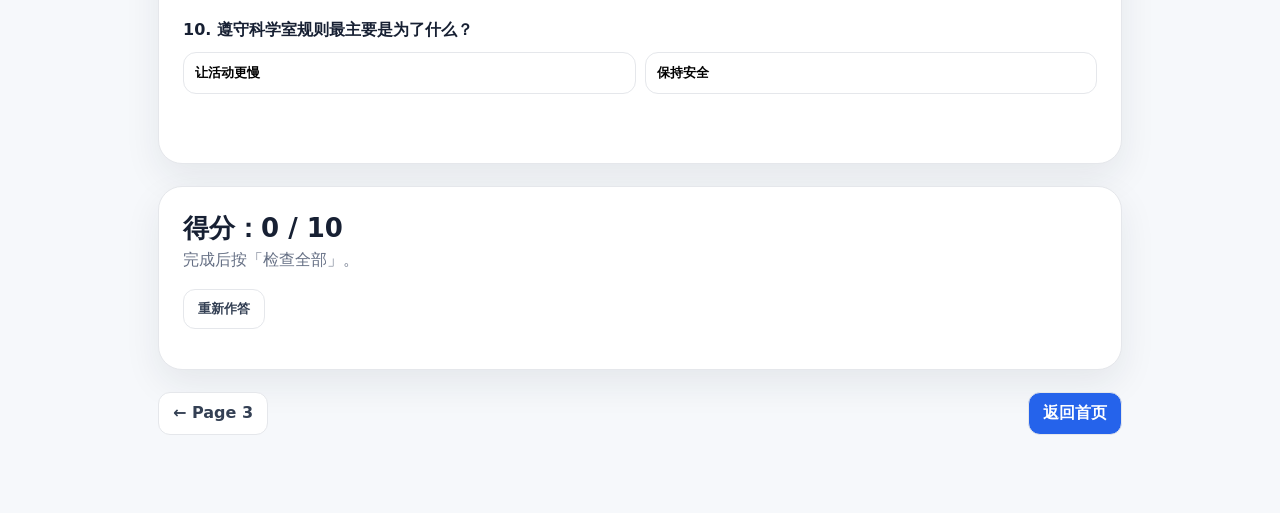
<file: unit02-page4.html>
<!doctype html><html lang="zh-Hans"><head><meta charset="utf-8"><meta name="viewport" content="width=device-width,initial-scale=1"><title>三年级科学｜第二单元：科学室规则｜快速复习</title><style>:root{--bg:#f6f8fb;--text:#172033;--muted:#667085;--line:#e5e7eb;--blue:#2563eb;--shadow:0 14px 36px rgba(23,32,51,.08)}*{box-sizing:border-box}body{margin:0;font-family:ui-sans-serif,system-ui,-apple-system,"PingFang SC","Microsoft YaHei",sans-serif;background:var(--bg);color:var(--text)}main{max-width:1000px;margin:auto;padding:28px 18px 56px}.top,.footer{display:flex;justify-content:space-between;gap:10px;flex-wrap:wrap;margin-bottom:22px}.btn{border:1px solid var(--line);background:#fff;color:#344054;padding:10px 14px;border-radius:12px;font-weight:800;text-decoration:none;cursor:pointer}.primary{background:var(--blue);color:#fff}.hero,.panel{background:#fff;border:1px solid var(--line);border-radius:24px;padding:24px;box-shadow:var(--shadow);margin-bottom:22px}.kicker{color:var(--blue);font-weight:900}h1{font-size:clamp(28px,4vw,44px);margin:8px 0}.sub{color:var(--muted);line-height:1.7}.q{padding:17px 0;border-top:1px solid #eef1f5}.q:first-child{border-top:0}.qt{font-weight:900;line-height:1.6;margin-bottom:10px}.choices{display:grid;grid-template-columns:repeat(2,1fr);gap:9px}.choice{background:#fff;border:1px solid var(--line);border-radius:13px;padding:11px;text-align:left;font-weight:800;cursor:pointer}.choice.correct{background:#dcfce7}.choice.wrong{background:#fee2e2}.feedback{font-size:14px;font-weight:800;margin-top:8px;min-height:20px}.result{font-size:26px;font-weight:900}.wrong{background:#fff7ed;border-radius:12px;padding:11px;margin-top:10px;line-height:1.6}@media(max-width:600px){main{padding:18px 12px}.choices{grid-template-columns:1fr}.hero,.panel{border-radius:18px}}</style></head><body><main><div class="top"><div><a class="btn" href="index.html">← 首页</a> <a class="btn" href="unit02-page3.html">← Page 3</a></div><button class="btn primary" onclick="checkAll()">检查全部</button></div><section class="hero"><div class="kicker">第二单元 · 科学室规则 · Page 4 / 4</div><h1>快速复习</h1><p class="sub">10题覆盖允许、指示、器材、材料、禁止、意外、报告、清理和归位。</p></section><section class="panel" id="quiz"></section><section class="panel"><div class="result" id="score">得分：0 / 10</div><div id="status" class="sub">完成后按「检查全部」。</div><div id="wrongs"></div><p><button class="btn" onclick="resetQuiz()">重新作答</button></p></section><div class="footer"><a class="btn" href="unit02-page3.html">← Page 3</a><a class="btn primary" href="index.html">返回首页</a></div></main><script>const KEY='std3-sci-unit02-page4-v2',data=[['没有老师允许时，学生应该怎样做？','等待老师允许',['自己进入','等待老师允许'],'进入科学室前要先获得老师允许。'],['活动开始前最重要的是？','听从老师指示',['听从老师指示','自己决定步骤'],'科学活动要按照老师指示进行。'],['科学器材应该怎样使用？','按照正确方法使用',['当玩具使用','按照正确方法使用'],'器材要正确并小心使用。'],['不认识的材料可以直接品尝吗？','不可以',['可以','不可以'],'未知材料不能随意品尝或触碰。'],['在科学室奔跑属于什么行为？','禁止行为',['允许行为','禁止行为'],'奔跑可能造成受伤或器材损坏。'],['器材打破后第一步应该做什么？','立即报告老师',['立即报告老师','把碎片藏起来'],'发生意外要立即报告老师。'],['材料不小心洒出时应该怎样做？','报告老师并听从指示',['自己随便处理','报告老师并听从指示'],'意外情况应报告并按指示处理。'],['活动完成后先要做什么？','清理',['离开','清理'],'结束后要清理桌面、器材和环境。'],['清理后器材应该怎样处理？','放回正确位置',['带回家','放回正确位置'],'器材使用后应归位。'],['遵守科学室规则最主要是为了什么？','保持安全',['让活动更慢','保持安全'],'规则的核心是保护学生、器材和环境安全。']];quiz.innerHTML=data.map((x,i)=>`<div class="q" data-a="${x[1]}" data-e="${x[3]}"><div class="qt">${i+1}. ${x[0]}</div><div class="choices">${x[2].map(c=>`<button class="choice">${c}</button>`).join('')}</div><div class="feedback"></div></div>`).join('');const qs=[...document.querySelectorAll('.q')];qs.forEach(q=>q.querySelectorAll('.choice').forEach(b=>b.onclick=()=>{q.querySelectorAll('.choice').forEach(x=>{x.dataset.sel='';x.style.outline=''});b.dataset.sel='1';b.style.outline='2px solid #93c5fd'}));function checkAll(){let s=0,a=0,w=[];qs.forEach((q,i)=>{let sel=[...q.querySelectorAll('.choice')].find(b=>b.dataset.sel==='1');q.querySelectorAll('.choice').forEach(b=>b.classList.remove('correct','wrong'));let f=q.querySelector('.feedback');if(!sel){f.textContent='尚未作答。';w.push(`第 ${i+1} 题未作答。${q.dataset.e}`);return}a++;let ok=sel.textContent===q.dataset.a;q.querySelectorAll('.choice').forEach(b=>{if(b.textContent===q.dataset.a)b.classList.add('correct')});if(ok){s++;f.textContent='正确。'}else{sel.classList.add('wrong');f.textContent=`错误。正确答案：${q.dataset.a}。${q.dataset.e}`;w.push(`第 ${i+1} 题：${q.dataset.e}`)}});score.textContent=`得分：${s} / 10`;status.textContent=a<10?`已完成 ${a}/10 题。`:s>=9?'掌握良好，本单元已完成。':s>=7?'基本掌握，请订正错题。':'建议回到 Page 2–3 复习。';wrongs.innerHTML=w.map(x=>`<div class="wrong">${x}</div>`).join('');localStorage.setItem(KEY,JSON.stringify({score:s,answered:a,completed:a===10&&s>=9}))}function resetQuiz(){qs.forEach(q=>{q.querySelectorAll('.choice').forEach(b=>{b.dataset.sel='';b.classList.remove('correct','wrong');b.style.outline=''});q.querySelector('.feedback').textContent=''});score.textContent='得分：0 / 10';status.textContent='完成后按「检查全部」。';wrongs.innerHTML='';localStorage.removeItem(KEY)}try{const old=JSON.parse(localStorage.getItem(KEY)||'{}');if(Number.isFinite(old.score)){score.textContent=`上次得分：${old.score} / 10`;status.textContent=old.completed?'本单元之前已完成。':'上次未达到完成标准，可重新作答。'}}catch(e){}</script></body></html>
</file>
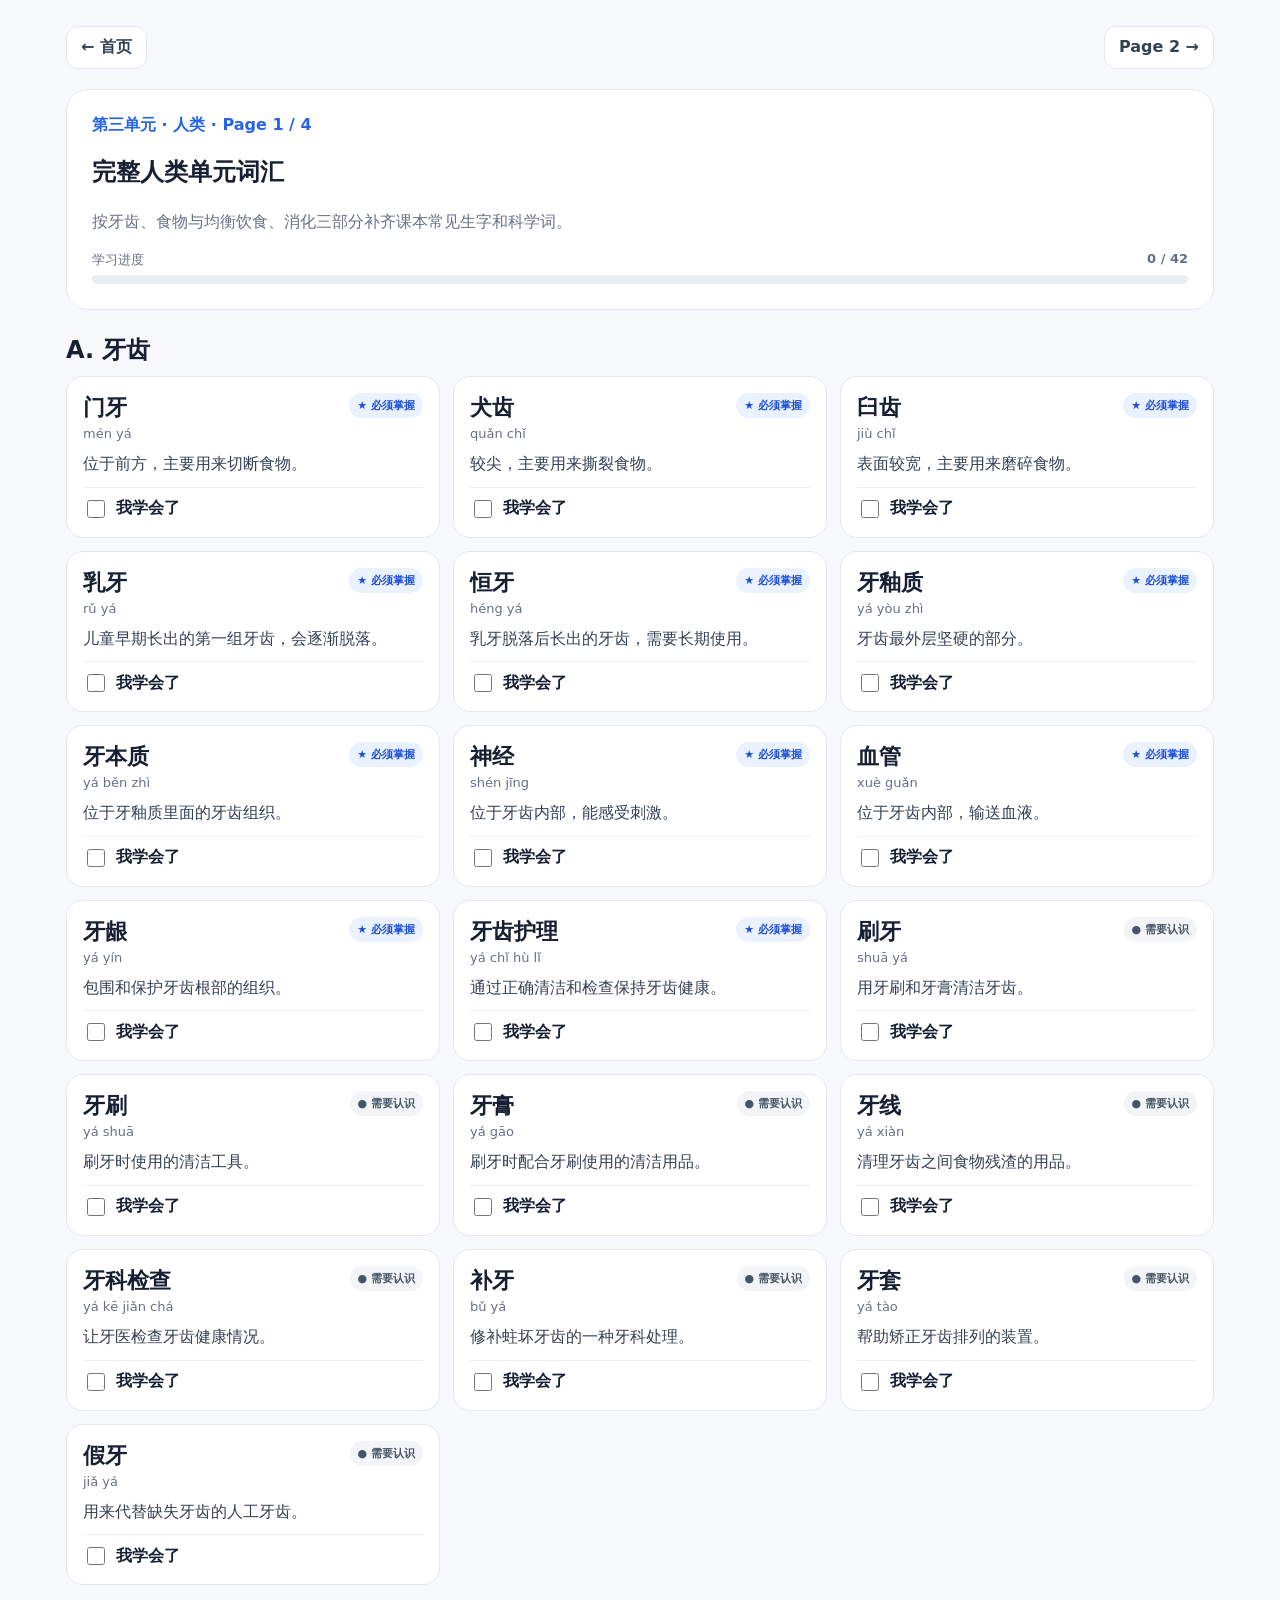
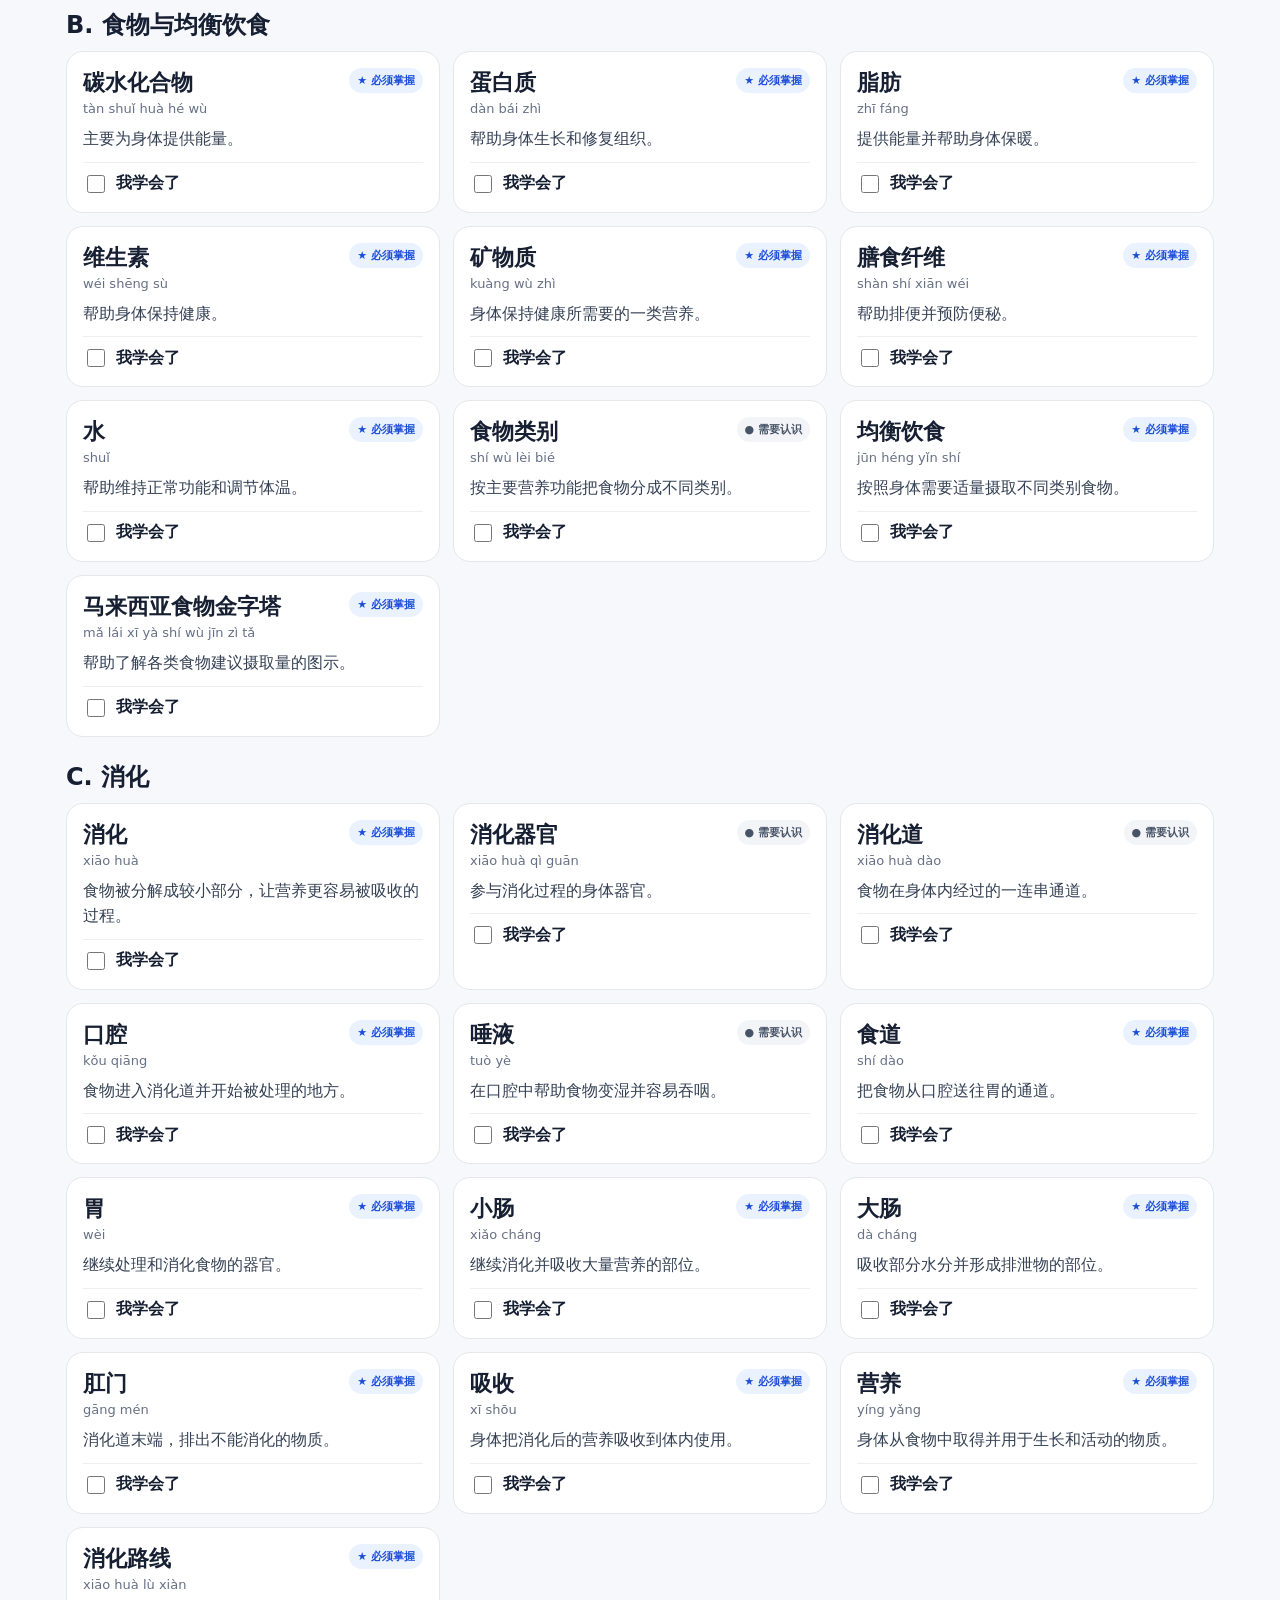
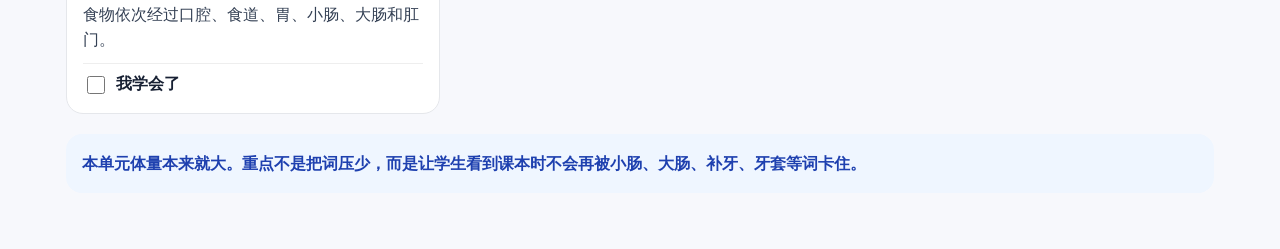
<file: unit03-page1.html>
<!doctype html><html lang="zh-Hans"><head><meta charset="utf-8"><meta name="viewport" content="width=device-width,initial-scale=1"><title>三年级科学｜第三单元：人类｜核心词汇</title><style>:root{--bg:#f7f8fc;--text:#172033;--muted:#667085;--line:#e5e7eb;--blue:#2563eb;--green:#16a34a}*{box-sizing:border-box}body{margin:0;font-family:system-ui,-apple-system,"PingFang SC","Microsoft YaHei",sans-serif;background:var(--bg);color:var(--text)}main{max-width:1180px;margin:auto;padding:26px 16px 56px}.top{display:flex;justify-content:space-between;gap:12px;flex-wrap:wrap;margin-bottom:20px}.btn{background:#fff;border:1px solid var(--line);border-radius:12px;padding:10px 14px;text-decoration:none;color:#344054;font-weight:800}.hero{background:#fff;border:1px solid var(--line);border-radius:22px;padding:25px;margin-bottom:20px}.k{color:var(--blue);font-weight:900}.sub{color:var(--muted);line-height:1.7}.track{height:9px;background:#e8edf4;border-radius:99px;overflow:hidden}.bar{height:100%;width:0;background:var(--blue)}.pt{display:flex;justify-content:space-between;font-size:13px;color:var(--muted);margin:14px 0 6px}.group{margin:24px 0 10px}.grid{display:grid;grid-template-columns:repeat(3,1fr);gap:13px}.card{background:#fff;border:1px solid var(--line);border-radius:17px;padding:16px}.card.done{outline:2px solid #bbf7d0}.head{display:flex;justify-content:space-between;gap:8px}.word{font-size:22px;font-weight:900}.py{color:var(--muted);font-size:13px;margin-top:3px}.level{font-size:11px;font-weight:900;background:#eaf2ff;color:#1d4ed8;padding:5px 8px;border-radius:99px;height:max-content}.level.b{background:#f2f4f7;color:#475467}.desc{line-height:1.6;margin:10px 0;color:#344054}.check{display:flex;gap:8px;align-items:center;border-top:1px solid #eee;padding-top:9px;font-weight:800}.check input{width:18px;height:18px}.note{background:#eff6ff;color:#1e40af;border-radius:16px;padding:16px;margin-top:20px;line-height:1.7;font-weight:800}@media(max-width:850px){.grid{grid-template-columns:repeat(2,1fr)}}@media(max-width:600px){.grid{grid-template-columns:1fr}}</style></head><body><main><div class="top"><a class="btn" href="index.html">← 首页</a><a class="btn" href="unit03-page2.html">Page 2 →</a></div><section class="hero"><div class="k">第三单元 · 人类 · Page 1 / 4</div><h1>完整人类单元词汇</h1><p class="sub">按牙齿、食物与均衡饮食、消化三部分补齐课本常见生字和科学词。</p><div class="pt"><span>学习进度</span><strong id="count"></strong></div><div class="track"><div class="bar" id="bar"></div></div></section><div id="content"></div><div class="note">本单元体量本来就大。重点不是把词压少，而是让学生看到课本时不会再被小肠、大肠、补牙、牙套等词卡住。</div></main><script>const groups=[['A. 牙齿',[['门牙','mén yá','位于前方，主要用来切断食物。','A'],['犬齿','quǎn chǐ','较尖，主要用来撕裂食物。','A'],['臼齿','jiù chǐ','表面较宽，主要用来磨碎食物。','A'],['乳牙','rǔ yá','儿童早期长出的第一组牙齿，会逐渐脱落。','A'],['恒牙','héng yá','乳牙脱落后长出的牙齿，需要长期使用。','A'],['牙釉质','yá yòu zhì','牙齿最外层坚硬的部分。','A'],['牙本质','yá běn zhì','位于牙釉质里面的牙齿组织。','A'],['神经','shén jīng','位于牙齿内部，能感受刺激。','A'],['血管','xuè guǎn','位于牙齿内部，输送血液。','A'],['牙龈','yá yín','包围和保护牙齿根部的组织。','A'],['牙齿护理','yá chǐ hù lǐ','通过正确清洁和检查保持牙齿健康。','A'],['刷牙','shuā yá','用牙刷和牙膏清洁牙齿。','B'],['牙刷','yá shuā','刷牙时使用的清洁工具。','B'],['牙膏','yá gāo','刷牙时配合牙刷使用的清洁用品。','B'],['牙线','yá xiàn','清理牙齿之间食物残渣的用品。','B'],['牙科检查','yá kē jiǎn chá','让牙医检查牙齿健康情况。','B'],['补牙','bǔ yá','修补蛀坏牙齿的一种牙科处理。','B'],['牙套','yá tào','帮助矫正牙齿排列的装置。','B'],['假牙','jiǎ yá','用来代替缺失牙齿的人工牙齿。','B']]],['B. 食物与均衡饮食',[['碳水化合物','tàn shuǐ huà hé wù','主要为身体提供能量。','A'],['蛋白质','dàn bái zhì','帮助身体生长和修复组织。','A'],['脂肪','zhī fáng','提供能量并帮助身体保暖。','A'],['维生素','wéi shēng sù','帮助身体保持健康。','A'],['矿物质','kuàng wù zhì','身体保持健康所需要的一类营养。','A'],['膳食纤维','shàn shí xiān wéi','帮助排便并预防便秘。','A'],['水','shuǐ','帮助维持正常功能和调节体温。','A'],['食物类别','shí wù lèi bié','按主要营养功能把食物分成不同类别。','B'],['均衡饮食','jūn héng yǐn shí','按照身体需要适量摄取不同类别食物。','A'],['马来西亚食物金字塔','mǎ lái xī yà shí wù jīn zì tǎ','帮助了解各类食物建议摄取量的图示。','A']]],['C. 消化',[['消化','xiāo huà','食物被分解成较小部分，让营养更容易被吸收的过程。','A'],['消化器官','xiāo huà qì guān','参与消化过程的身体器官。','B'],['消化道','xiāo huà dào','食物在身体内经过的一连串通道。','B'],['口腔','kǒu qiāng','食物进入消化道并开始被处理的地方。','A'],['唾液','tuò yè','在口腔中帮助食物变湿并容易吞咽。','B'],['食道','shí dào','把食物从口腔送往胃的通道。','A'],['胃','wèi','继续处理和消化食物的器官。','A'],['小肠','xiǎo cháng','继续消化并吸收大量营养的部位。','A'],['大肠','dà cháng','吸收部分水分并形成排泄物的部位。','A'],['肛门','gāng mén','消化道末端，排出不能消化的物质。','A'],['吸收','xī shōu','身体把消化后的营养吸收到体内使用。','A'],['营养','yíng yǎng','身体从食物中取得并用于生长和活动的物质。','A'],['消化路线','xiāo huà lù xiàn','食物依次经过口腔、食道、胃、小肠、大肠和肛门。','A']]]];const flat=groups.flatMap(g=>g[1]);content.innerHTML=groups.map(([name,arr])=>`<h2 class="group">${name}</h2><section class="grid">${arr.map(x=>{let i=flat.indexOf(x);return `<article class="card" data-i="${i}"><div class="head"><div><div class="word">${x[0]}</div><div class="py">${x[1]}</div></div><span class="level ${x[3]==='B'?'b':''}">${x[3]==='A'?'★ 必须掌握':'● 需要认识'}</span></div><div class="desc">${x[2]}</div><label class="check"><input type="checkbox">我学会了</label></article>`}).join('')}</section>`).join('');const KEY='std3-sci-unit03-page1-v2',saved=JSON.parse(localStorage.getItem(KEY)||'{}'),cards=[...document.querySelectorAll('.card')];cards.forEach(c=>{let b=c.querySelector('input');b.checked=!!saved[c.dataset.i];b.onchange=update});function update(){let s={},n=0;cards.forEach(c=>{let b=c.querySelector('input');s[c.dataset.i]=b.checked;if(b.checked)n++;c.classList.toggle('done',b.checked)});localStorage.setItem(KEY,JSON.stringify(s));count.textContent=`${n} / ${cards.length}`;bar.style.width=`${n/cards.length*100}%`}update();</script></body></html>
</file>
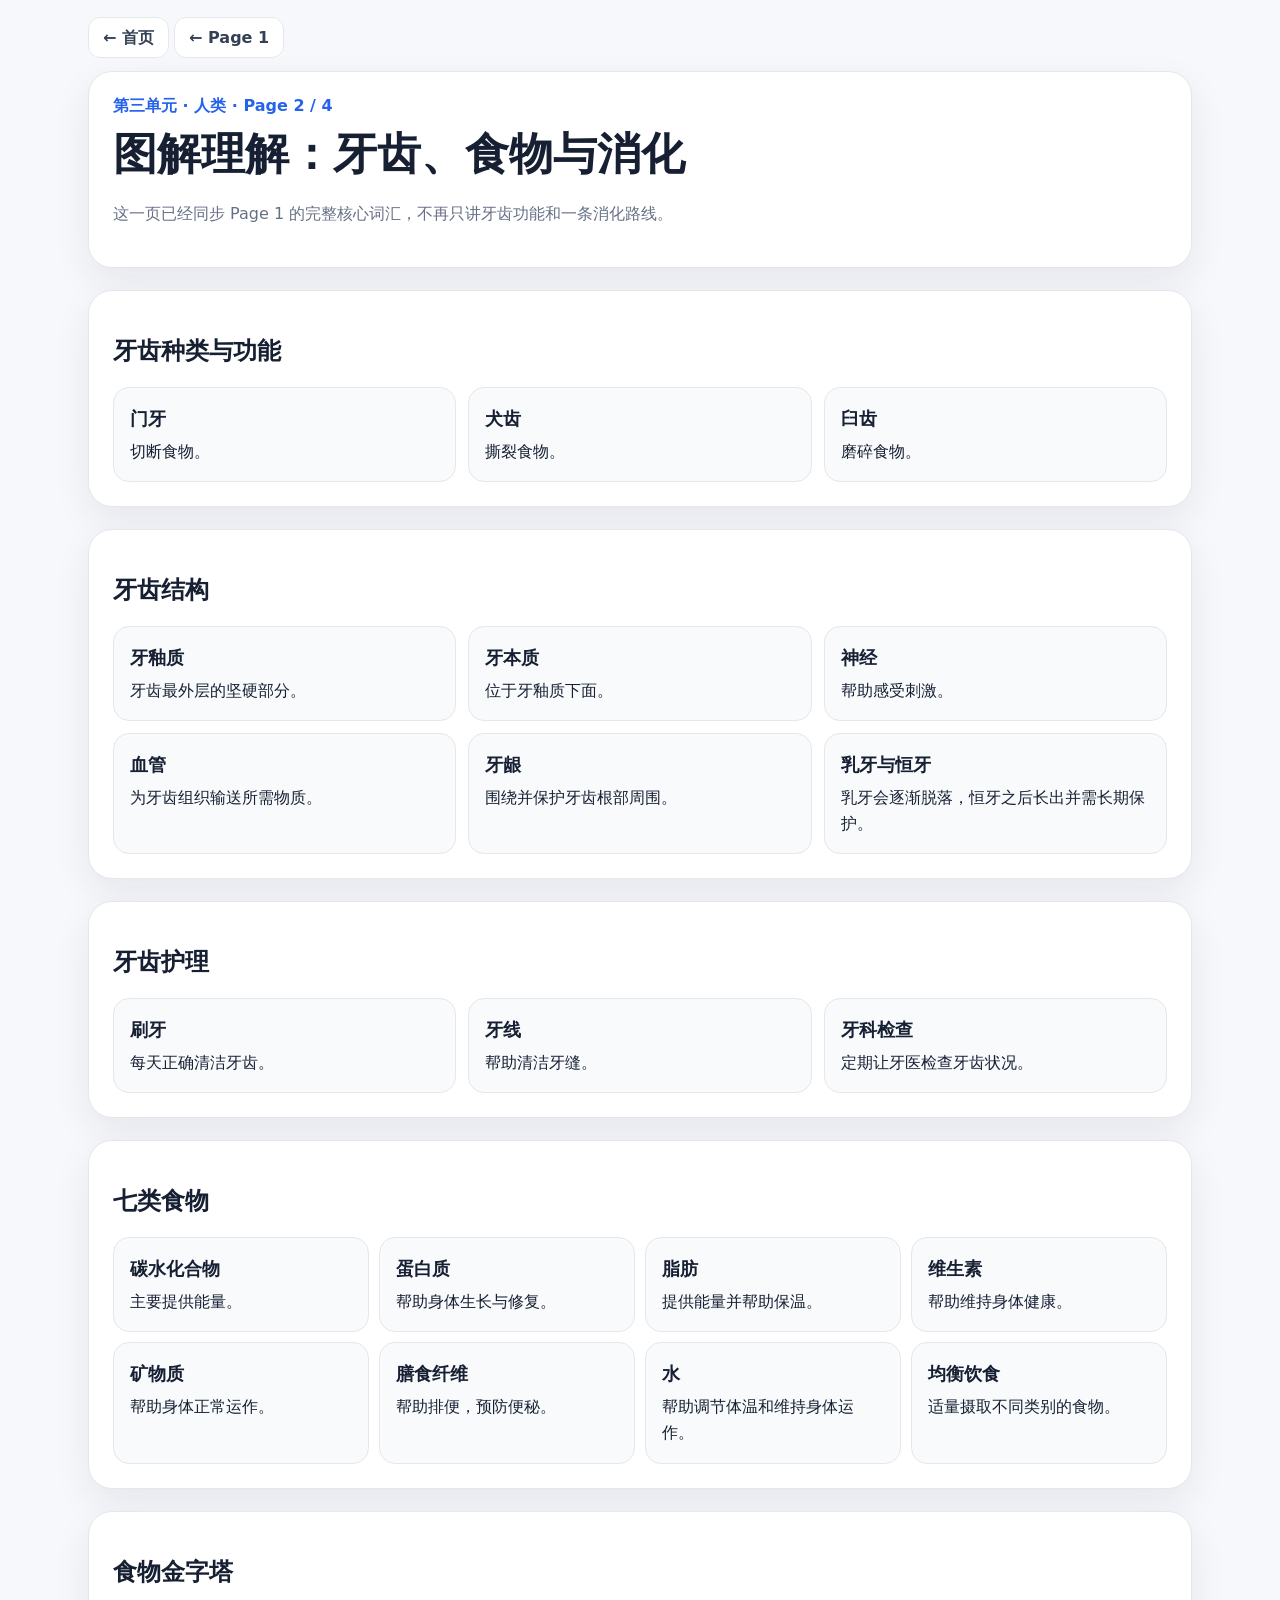
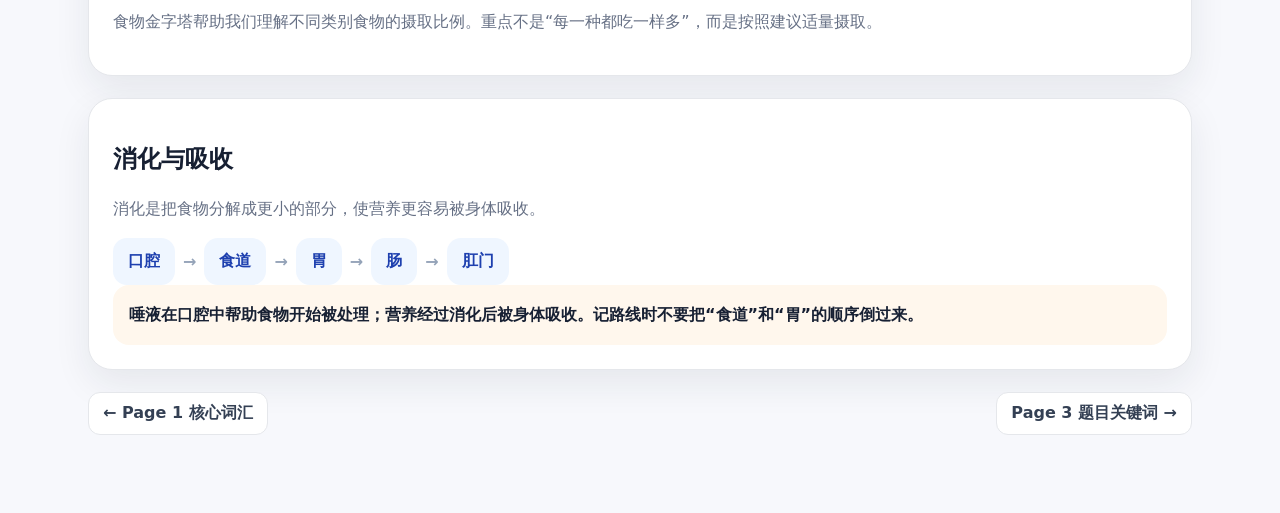
<file: unit03-page2.html>
<!doctype html><html lang="zh-Hans"><head><meta charset="utf-8"><meta name="viewport" content="width=device-width,initial-scale=1"><title>三年级科学｜第三单元：人类｜图解理解</title><style>:root{--bg:#f7f8fc;--text:#172033;--muted:#667085;--line:#e5e7eb;--blue:#2563eb;--shadow:0 14px 36px rgba(23,32,51,.08)}*{box-sizing:border-box}body{margin:0;font-family:ui-sans-serif,system-ui,-apple-system,"PingFang SC","Microsoft YaHei",sans-serif;background:var(--bg);color:var(--text)}main{max-width:1140px;margin:auto;padding:28px 18px 56px}.top,.footer{display:flex;justify-content:space-between;gap:10px;flex-wrap:wrap;margin-bottom:22px}.btn{text-decoration:none;color:#344054;background:#fff;border:1px solid var(--line);padding:10px 14px;border-radius:12px;font-weight:800}.hero,.panel{background:#fff;border:1px solid var(--line);border-radius:24px;padding:24px;box-shadow:var(--shadow);margin-bottom:22px}.kicker{color:var(--blue);font-weight:900}h1{font-size:clamp(28px,4vw,44px);margin:8px 0}.sub{color:var(--muted);line-height:1.7}.grid3{display:grid;grid-template-columns:repeat(3,1fr);gap:12px}.grid4{display:grid;grid-template-columns:repeat(4,1fr);gap:10px}.card{border:1px solid var(--line);border-radius:16px;padding:16px;background:#f8fafc;line-height:1.65}.card b{display:block;font-size:18px;margin-bottom:5px}.flow{display:flex;flex-wrap:wrap;gap:8px;align-items:center}.step{background:#eff6ff;color:#1e40af;border-radius:14px;padding:13px 15px;font-weight:900}.arrow{font-weight:900;color:#94a3b8}.note{background:#fff7ed;border-radius:16px;padding:16px;font-weight:800;line-height:1.75}@media(max-width:800px){.grid3,.grid4{grid-template-columns:repeat(2,1fr)}}@media(max-width:560px){main{padding:18px 12px}.grid3,.grid4{grid-template-columns:1fr}.hero,.panel{border-radius:18px}}</style></head><body><main><div class="top"><div><a class="btn" href="index.html">← 首页</a> <a class="btn" href="unit03-page1.html">← Page 1</a></div></div><section class="hero"><div class="kicker">第三单元 · 人类 · Page 2 / 4</div><h1>图解理解：牙齿、食物与消化</h1><p class="sub">这一页已经同步 Page 1 的完整核心词汇，不再只讲牙齿功能和一条消化路线。</p></section><section class="panel"><h2>牙齿种类与功能</h2><div class="grid3"><div class="card"><b>门牙</b>切断食物。</div><div class="card"><b>犬齿</b>撕裂食物。</div><div class="card"><b>臼齿</b>磨碎食物。</div></div></section><section class="panel"><h2>牙齿结构</h2><div class="grid3"><div class="card"><b>牙釉质</b>牙齿最外层的坚硬部分。</div><div class="card"><b>牙本质</b>位于牙釉质下面。</div><div class="card"><b>神经</b>帮助感受刺激。</div><div class="card"><b>血管</b>为牙齿组织输送所需物质。</div><div class="card"><b>牙龈</b>围绕并保护牙齿根部周围。</div><div class="card"><b>乳牙与恒牙</b>乳牙会逐渐脱落，恒牙之后长出并需长期保护。</div></div></section><section class="panel"><h2>牙齿护理</h2><div class="grid3"><div class="card"><b>刷牙</b>每天正确清洁牙齿。</div><div class="card"><b>牙线</b>帮助清洁牙缝。</div><div class="card"><b>牙科检查</b>定期让牙医检查牙齿状况。</div></div></section><section class="panel"><h2>七类食物</h2><div class="grid4"><div class="card"><b>碳水化合物</b>主要提供能量。</div><div class="card"><b>蛋白质</b>帮助身体生长与修复。</div><div class="card"><b>脂肪</b>提供能量并帮助保温。</div><div class="card"><b>维生素</b>帮助维持身体健康。</div><div class="card"><b>矿物质</b>帮助身体正常运作。</div><div class="card"><b>膳食纤维</b>帮助排便，预防便秘。</div><div class="card"><b>水</b>帮助调节体温和维持身体运作。</div><div class="card"><b>均衡饮食</b>适量摄取不同类别的食物。</div></div></section><section class="panel"><h2>食物金字塔</h2><p class="sub">食物金字塔帮助我们理解不同类别食物的摄取比例。重点不是“每一种都吃一样多”，而是按照建议适量摄取。</p></section><section class="panel"><h2>消化与吸收</h2><p class="sub">消化是把食物分解成更小的部分，使营养更容易被身体吸收。</p><div class="flow"><div class="step">口腔</div><span class="arrow">→</span><div class="step">食道</div><span class="arrow">→</span><div class="step">胃</div><span class="arrow">→</span><div class="step">肠</div><span class="arrow">→</span><div class="step">肛门</div></div><div class="note">唾液在口腔中帮助食物开始被处理；营养经过消化后被身体吸收。记路线时不要把“食道”和“胃”的顺序倒过来。</div></section><div class="footer"><a class="btn" href="unit03-page1.html">← Page 1 核心词汇</a><a class="btn" href="unit03-page3.html">Page 3 题目关键词 →</a></div></main></body></html>
</file>
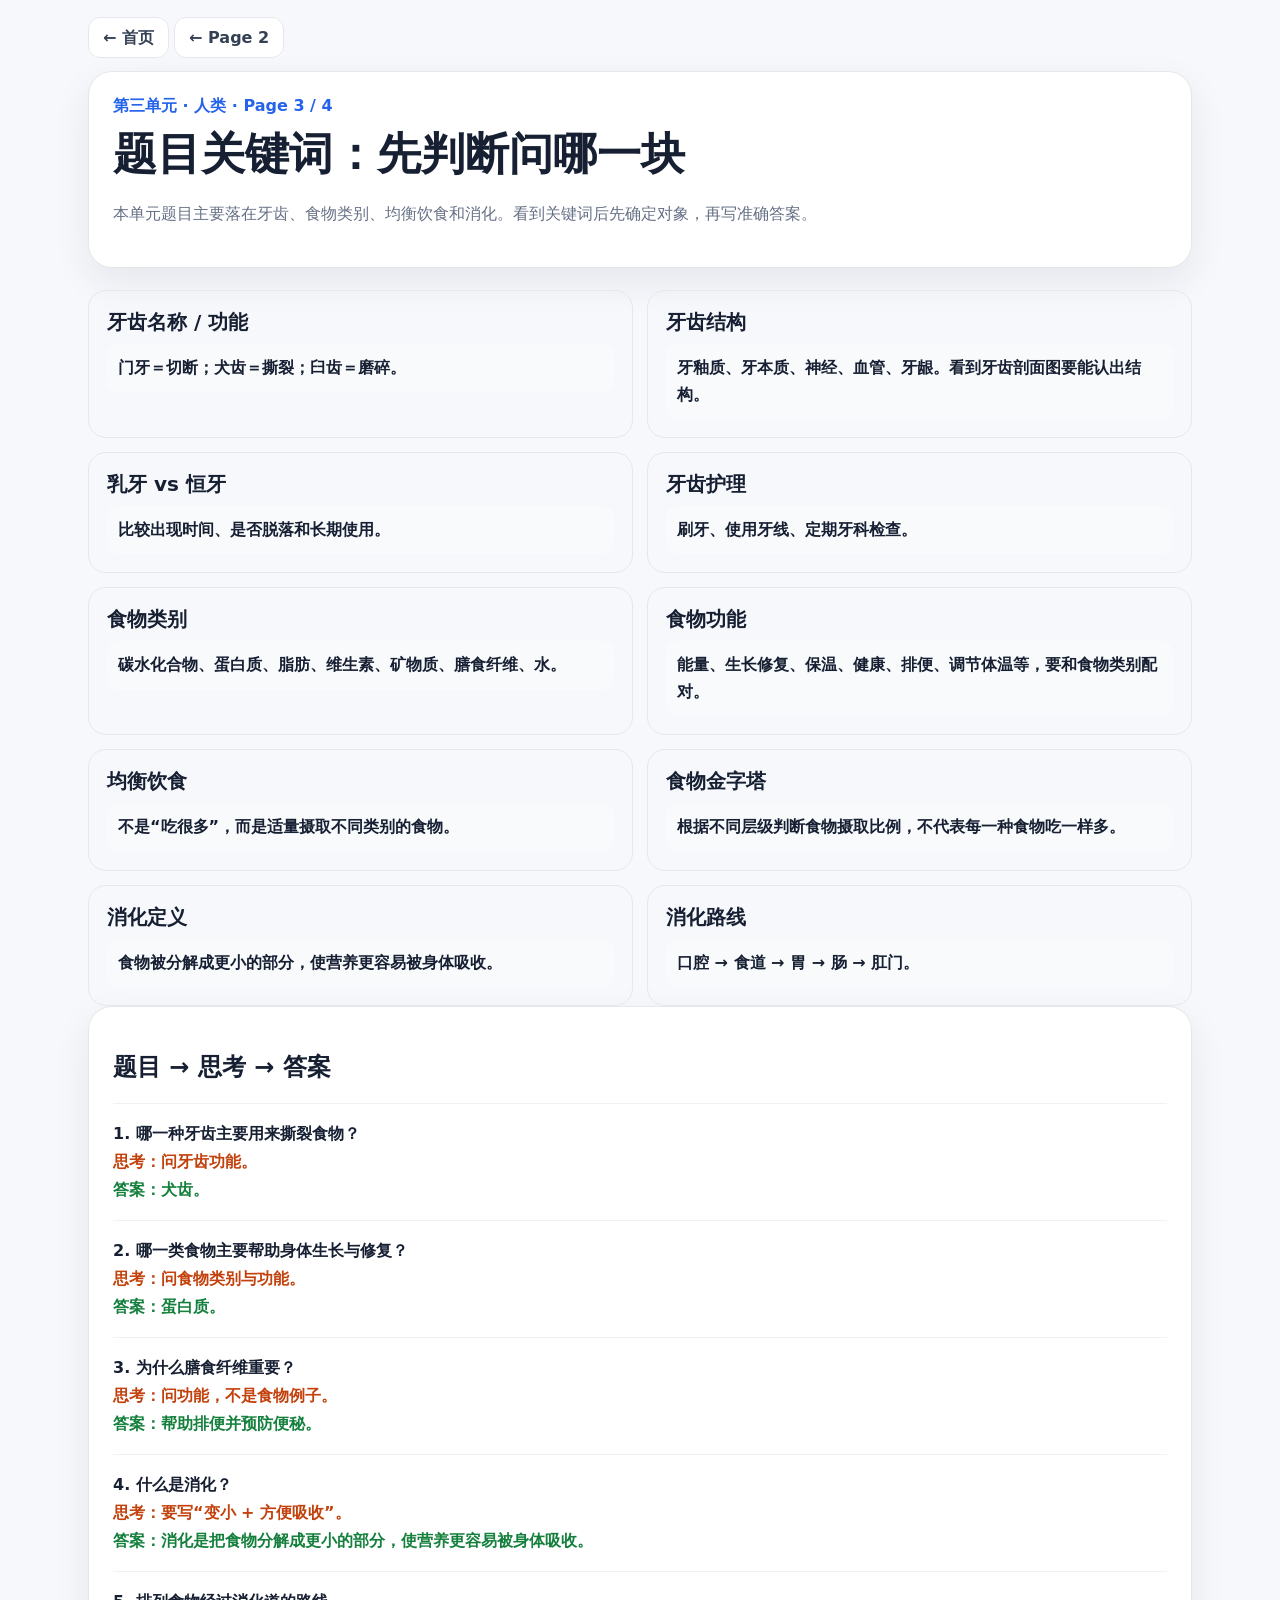
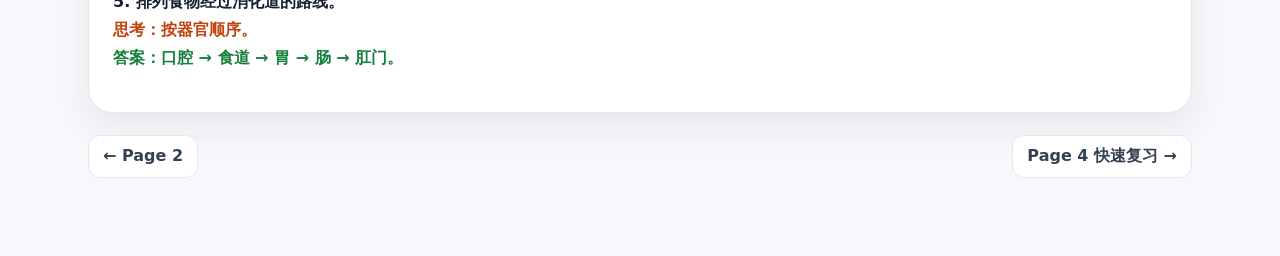
<file: unit03-page3.html>
<!doctype html><html lang="zh-Hans"><head><meta charset="utf-8"><meta name="viewport" content="width=device-width,initial-scale=1"><title>三年级科学｜第三单元：人类｜题目关键词</title><style>:root{--bg:#f7f8fc;--text:#172033;--muted:#667085;--line:#e5e7eb;--blue:#2563eb;--green:#15803d;--orange:#c2410c;--shadow:0 14px 36px rgba(23,32,51,.08)}*{box-sizing:border-box}body{margin:0;font-family:ui-sans-serif,system-ui,-apple-system,"PingFang SC","Microsoft YaHei",sans-serif;background:var(--bg);color:var(--text)}main{max-width:1140px;margin:auto;padding:28px 18px 56px}.top,.footer{display:flex;justify-content:space-between;gap:10px;flex-wrap:wrap;margin-bottom:22px}.btn{text-decoration:none;color:#344054;background:#fff;border:1px solid var(--line);padding:10px 14px;border-radius:12px;font-weight:800}.hero,.panel{background:#fff;border:1px solid var(--line);border-radius:24px;padding:24px;box-shadow:var(--shadow);margin-bottom:22px}.kicker{color:var(--blue);font-weight:900}h1{font-size:clamp(28px,4vw,44px);margin:8px 0}.sub{color:var(--muted);line-height:1.7}.grid{display:grid;grid-template-columns:repeat(2,1fr);gap:14px}.card{border:1px solid var(--line);border-radius:18px;padding:18px}.card h2{font-size:20px;margin:0 0 8px}.cue{background:#f8fafc;border-radius:12px;padding:11px;line-height:1.65;font-weight:800}.case{border-top:1px solid #eef1f5;padding:16px 0;line-height:1.75}.case:first-child{border-top:0}.q{font-weight:900}.think{color:var(--orange);font-weight:800}.ans{color:var(--green);font-weight:900}@media(max-width:700px){main{padding:18px 12px}.grid{grid-template-columns:1fr}.hero,.panel{border-radius:18px}}</style></head><body><main><div class="top"><div><a class="btn" href="index.html">← 首页</a> <a class="btn" href="unit03-page2.html">← Page 2</a></div></div><section class="hero"><div class="kicker">第三单元 · 人类 · Page 3 / 4</div><h1>题目关键词：先判断问哪一块</h1><p class="sub">本单元题目主要落在牙齿、食物类别、均衡饮食和消化。看到关键词后先确定对象，再写准确答案。</p></section><section class="grid"><article class="card"><h2>牙齿名称 / 功能</h2><div class="cue">门牙＝切断；犬齿＝撕裂；臼齿＝磨碎。</div></article><article class="card"><h2>牙齿结构</h2><div class="cue">牙釉质、牙本质、神经、血管、牙龈。看到牙齿剖面图要能认出结构。</div></article><article class="card"><h2>乳牙 vs 恒牙</h2><div class="cue">比较出现时间、是否脱落和长期使用。</div></article><article class="card"><h2>牙齿护理</h2><div class="cue">刷牙、使用牙线、定期牙科检查。</div></article><article class="card"><h2>食物类别</h2><div class="cue">碳水化合物、蛋白质、脂肪、维生素、矿物质、膳食纤维、水。</div></article><article class="card"><h2>食物功能</h2><div class="cue">能量、生长修复、保温、健康、排便、调节体温等，要和食物类别配对。</div></article><article class="card"><h2>均衡饮食</h2><div class="cue">不是“吃很多”，而是适量摄取不同类别的食物。</div></article><article class="card"><h2>食物金字塔</h2><div class="cue">根据不同层级判断食物摄取比例，不代表每一种食物吃一样多。</div></article><article class="card"><h2>消化定义</h2><div class="cue">食物被分解成更小的部分，使营养更容易被身体吸收。</div></article><article class="card"><h2>消化路线</h2><div class="cue">口腔 → 食道 → 胃 → 肠 → 肛门。</div></article></section><section class="panel"><h2>题目 → 思考 → 答案</h2><div class="case"><div class="q">1. 哪一种牙齿主要用来撕裂食物？</div><div class="think">思考：问牙齿功能。</div><div class="ans">答案：犬齿。</div></div><div class="case"><div class="q">2. 哪一类食物主要帮助身体生长与修复？</div><div class="think">思考：问食物类别与功能。</div><div class="ans">答案：蛋白质。</div></div><div class="case"><div class="q">3. 为什么膳食纤维重要？</div><div class="think">思考：问功能，不是食物例子。</div><div class="ans">答案：帮助排便并预防便秘。</div></div><div class="case"><div class="q">4. 什么是消化？</div><div class="think">思考：要写“变小 + 方便吸收”。</div><div class="ans">答案：消化是把食物分解成更小的部分，使营养更容易被身体吸收。</div></div><div class="case"><div class="q">5. 排列食物经过消化道的路线。</div><div class="think">思考：按器官顺序。</div><div class="ans">答案：口腔 → 食道 → 胃 → 肠 → 肛门。</div></div></section><div class="footer"><a class="btn" href="unit03-page2.html">← Page 2</a><a class="btn" href="unit03-page4.html">Page 4 快速复习 →</a></div></main></body></html>
</file>
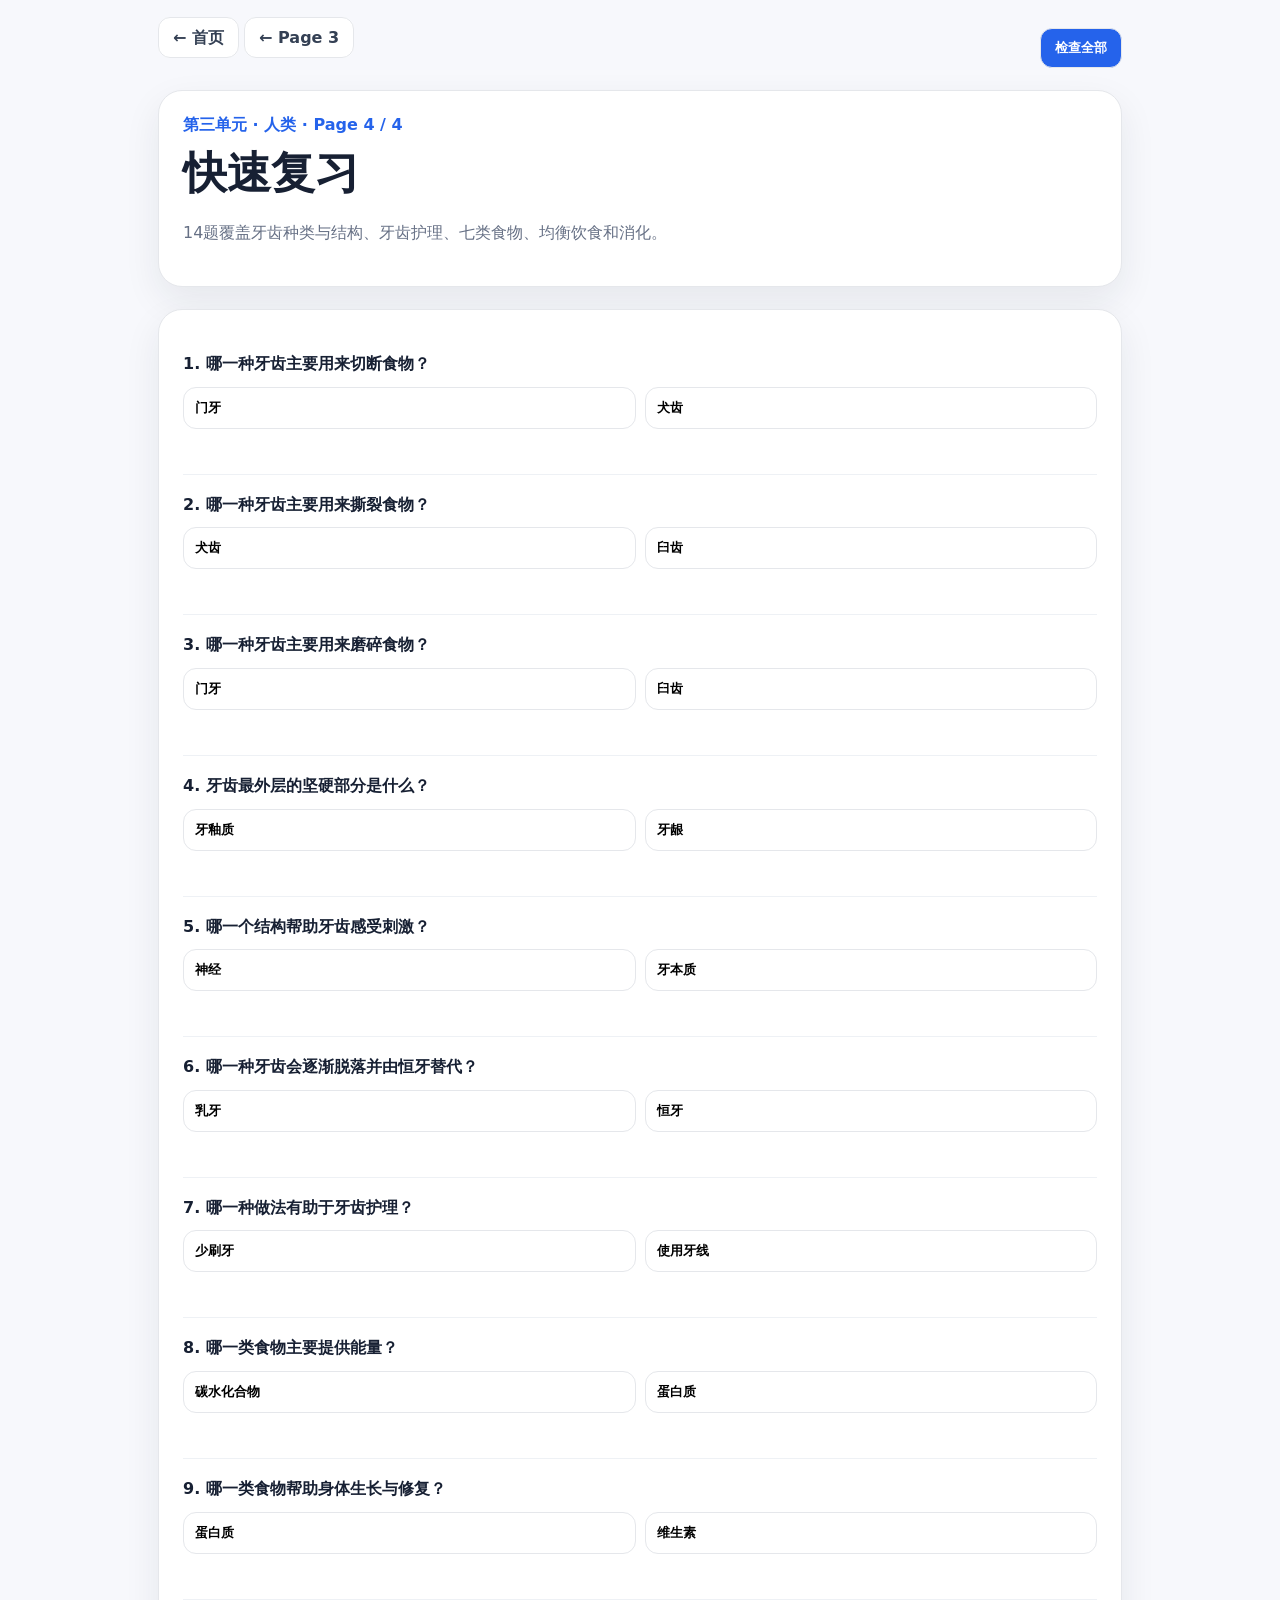
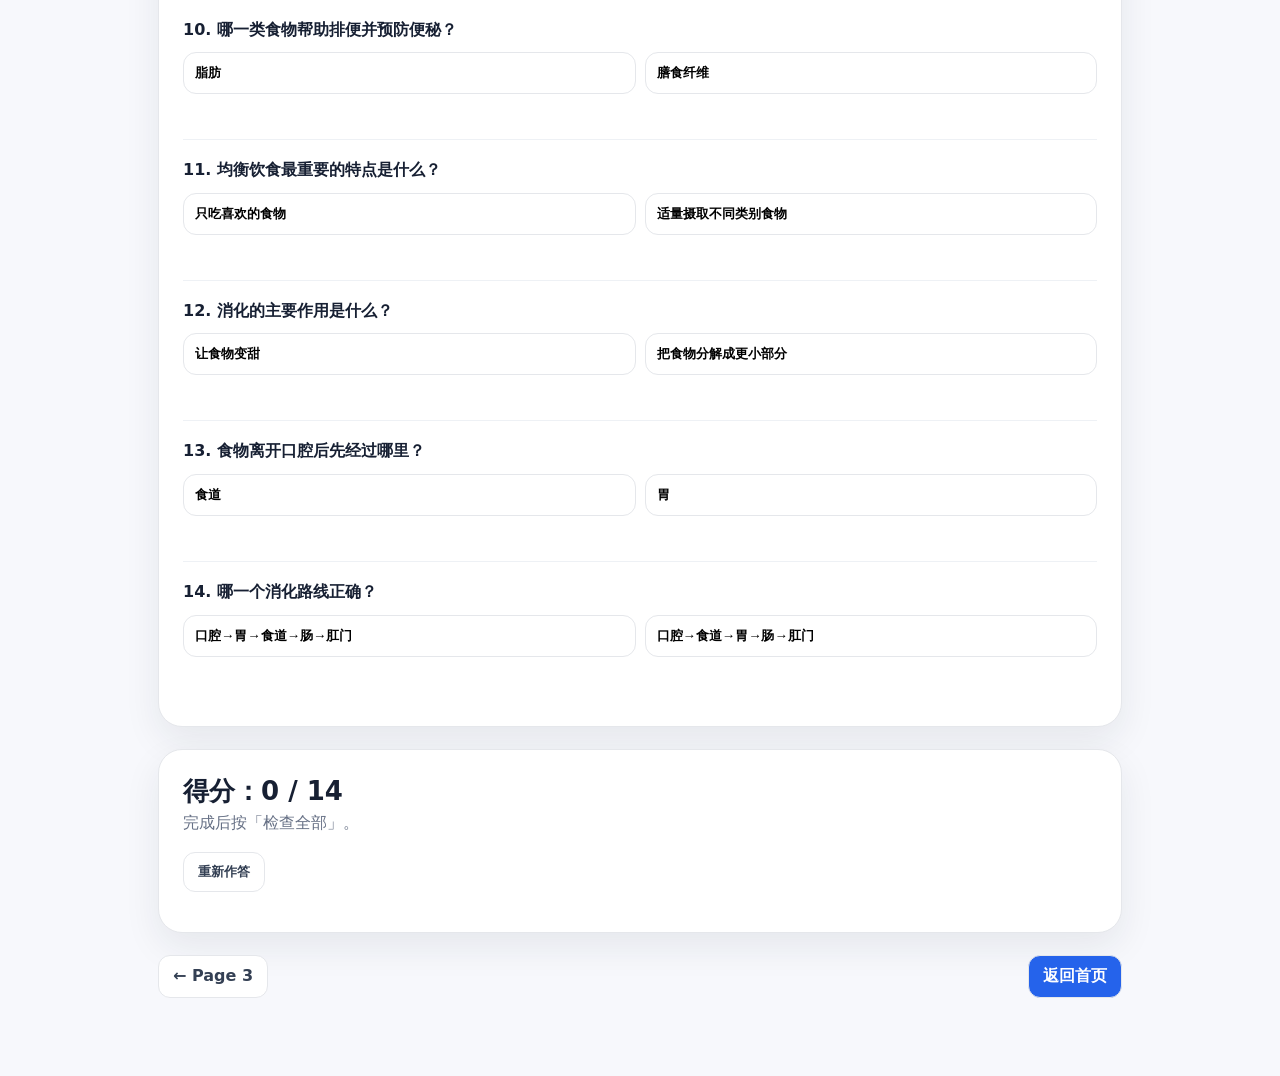
<file: unit03-page4.html>
<!doctype html><html lang="zh-Hans"><head><meta charset="utf-8"><meta name="viewport" content="width=device-width,initial-scale=1"><title>三年级科学｜第三单元：人类｜快速复习</title><style>:root{--bg:#f7f8fc;--text:#172033;--muted:#667085;--line:#e5e7eb;--blue:#2563eb;--shadow:0 14px 36px rgba(23,32,51,.08)}*{box-sizing:border-box}body{margin:0;font-family:ui-sans-serif,system-ui,-apple-system,"PingFang SC","Microsoft YaHei",sans-serif;background:var(--bg);color:var(--text)}main{max-width:1000px;margin:auto;padding:28px 18px 56px}.top,.footer{display:flex;justify-content:space-between;gap:10px;flex-wrap:wrap;margin-bottom:22px}.btn{border:1px solid var(--line);background:#fff;color:#344054;padding:10px 14px;border-radius:12px;font-weight:800;text-decoration:none;cursor:pointer}.primary{background:var(--blue);color:#fff}.hero,.panel{background:#fff;border:1px solid var(--line);border-radius:24px;padding:24px;box-shadow:var(--shadow);margin-bottom:22px}.kicker{color:var(--blue);font-weight:900}h1{font-size:clamp(28px,4vw,44px);margin:8px 0}.sub{color:var(--muted);line-height:1.7}.q{padding:17px 0;border-top:1px solid #eef1f5}.q:first-child{border-top:0}.qt{font-weight:900;line-height:1.6;margin-bottom:10px}.choices{display:grid;grid-template-columns:repeat(2,1fr);gap:9px}.choice{background:#fff;border:1px solid var(--line);border-radius:13px;padding:11px;text-align:left;font-weight:800;cursor:pointer}.choice.correct{background:#dcfce7}.choice.wrong{background:#fee2e2}.feedback{font-size:14px;font-weight:800;margin-top:8px;min-height:20px}.result{font-size:26px;font-weight:900}.wrong{background:#fff7ed;border-radius:12px;padding:11px;margin-top:10px;line-height:1.6}@media(max-width:600px){main{padding:18px 12px}.choices{grid-template-columns:1fr}.hero,.panel{border-radius:18px}}</style></head><body><main><div class="top"><div><a class="btn" href="index.html">← 首页</a> <a class="btn" href="unit03-page3.html">← Page 3</a></div><button class="btn primary" onclick="checkAll()">检查全部</button></div><section class="hero"><div class="kicker">第三单元 · 人类 · Page 4 / 4</div><h1>快速复习</h1><p class="sub">14题覆盖牙齿种类与结构、牙齿护理、七类食物、均衡饮食和消化。</p></section><section class="panel" id="quiz"></section><section class="panel"><div class="result" id="score">得分：0 / 14</div><div id="status" class="sub">完成后按「检查全部」。</div><div id="wrongs"></div><p><button class="btn" onclick="resetQuiz()">重新作答</button></p></section><div class="footer"><a class="btn" href="unit03-page3.html">← Page 3</a><a class="btn primary" href="index.html">返回首页</a></div></main><script>const KEY='std3-sci-unit03-page4-v2',data=[['哪一种牙齿主要用来切断食物？','门牙',['门牙','犬齿'],'门牙主要用来切断食物。'],['哪一种牙齿主要用来撕裂食物？','犬齿',['犬齿','臼齿'],'犬齿较尖，主要用来撕裂食物。'],['哪一种牙齿主要用来磨碎食物？','臼齿',['门牙','臼齿'],'臼齿主要用来磨碎食物。'],['牙齿最外层的坚硬部分是什么？','牙釉质',['牙釉质','牙龈'],'牙釉质位于牙齿最外层。'],['哪一个结构帮助牙齿感受刺激？','神经',['神经','牙本质'],'神经帮助感受刺激。'],['哪一种牙齿会逐渐脱落并由恒牙替代？','乳牙',['乳牙','恒牙'],'乳牙会逐渐脱落。'],['哪一种做法有助于牙齿护理？','使用牙线',['少刷牙','使用牙线'],'刷牙、牙线和牙科检查都有助于牙齿护理。'],['哪一类食物主要提供能量？','碳水化合物',['碳水化合物','蛋白质'],'碳水化合物主要提供能量。'],['哪一类食物帮助身体生长与修复？','蛋白质',['蛋白质','维生素'],'蛋白质帮助身体生长与修复。'],['哪一类食物帮助排便并预防便秘？','膳食纤维',['脂肪','膳食纤维'],'膳食纤维帮助排便。'],['均衡饮食最重要的特点是什么？','适量摄取不同类别食物',['只吃喜欢的食物','适量摄取不同类别食物'],'均衡饮食强调不同类别和适量。'],['消化的主要作用是什么？','把食物分解成更小部分',['让食物变甜','把食物分解成更小部分'],'消化使营养更容易被吸收。'],['食物离开口腔后先经过哪里？','食道',['食道','胃'],'正确路线是口腔→食道→胃。'],['哪一个消化路线正确？','口腔→食道→胃→肠→肛门',['口腔→胃→食道→肠→肛门','口腔→食道→胃→肠→肛门'],'正确路线必须按器官顺序。']];quiz.innerHTML=data.map((x,i)=>`<div class="q" data-a="${x[1]}" data-e="${x[3]}"><div class="qt">${i+1}. ${x[0]}</div><div class="choices">${x[2].map(c=>`<button class="choice">${c}</button>`).join('')}</div><div class="feedback"></div></div>`).join('');const qs=[...document.querySelectorAll('.q')];qs.forEach(q=>q.querySelectorAll('.choice').forEach(b=>b.onclick=()=>{q.querySelectorAll('.choice').forEach(x=>{x.dataset.sel='';x.style.outline=''});b.dataset.sel='1';b.style.outline='2px solid #93c5fd'}));function checkAll(){let s=0,a=0,w=[];qs.forEach((q,i)=>{let sel=[...q.querySelectorAll('.choice')].find(b=>b.dataset.sel==='1');q.querySelectorAll('.choice').forEach(b=>b.classList.remove('correct','wrong'));let f=q.querySelector('.feedback');if(!sel){f.textContent='尚未作答。';w.push(`第 ${i+1} 题未作答。${q.dataset.e}`);return}a++;let ok=sel.textContent===q.dataset.a;q.querySelectorAll('.choice').forEach(b=>{if(b.textContent===q.dataset.a)b.classList.add('correct')});if(ok){s++;f.textContent='正确。'}else{sel.classList.add('wrong');f.textContent=`错误。正确答案：${q.dataset.a}。${q.dataset.e}`;w.push(`第 ${i+1} 题：${q.dataset.e}`)}});score.textContent=`得分：${s} / 14`;status.textContent=a<14?`已完成 ${a}/14 题。`:s>=12?'掌握良好，本单元已完成。':s>=10?'基本掌握，请订正错题。':'建议回到 Page 2–3 复习。';wrongs.innerHTML=w.map(x=>`<div class="wrong">${x}</div>`).join('');localStorage.setItem(KEY,JSON.stringify({score:s,answered:a,completed:a===14&&s>=12}))}function resetQuiz(){qs.forEach(q=>{q.querySelectorAll('.choice').forEach(b=>{b.dataset.sel='';b.classList.remove('correct','wrong');b.style.outline=''});q.querySelector('.feedback').textContent=''});score.textContent='得分：0 / 14';status.textContent='完成后按「检查全部」。';wrongs.innerHTML='';localStorage.removeItem(KEY)}try{const old=JSON.parse(localStorage.getItem(KEY)||'{}');if(Number.isFinite(old.score)){score.textContent=`上次得分：${old.score} / 14`;status.textContent=old.completed?'本单元之前已完成。':'上次未达到完成标准，可重新作答。'}}catch(e){}</script></body></html>
</file>
<file: theme.css>
:root{--science-ink:#172033;--science-muted:#667085;--science-line:#e5e9ee;--science-green:#23a566;--science-green-soft:#ddf6e8;--science-blue:#5d9ff2;--science-blue-soft:#e4efff;--science-yellow:#ffd45f;--science-yellow-soft:#fff1bd;--science-red-soft:#ffe1df;--science-violet-soft:#e9e2ff;--science-shadow:0 12px 0 rgba(23,32,51,.055)}html{font-size:18px}body{background:#f8faf7!important;color:var(--science-ink)!important;font-family:system-ui,-apple-system,"PingFang SC","Microsoft YaHei",sans-serif!important}h1{font-size:clamp(2.2rem,5vw,3.6rem)!important;line-height:1.08!important;letter-spacing:-.02em}h2{font-size:1.55rem!important}h3{font-size:1.28rem!important}.sub,.desc,.box,.ans,.qt,.feedback,.note,.wrong,.wrongbox,p{font-size:1rem!important;line-height:1.75!important}.word{font-size:1.55rem!important;line-height:1.25}.pinyin,.py{font-size:.9rem!important}.btn,.tab,.choice,.tag{font-size:.95rem!important;min-height:46px!important;display:inline-flex;align-items:center;justify-content:center}.hero,.panel,.card{border-width:2px!important;border-color:var(--science-line)!important;box-shadow:var(--science-shadow)!important}.hero{border-radius:28px!important}.panel{border-radius:24px!important}.card{border-radius:22px!important}.choice{border-width:2px!important;border-radius:15px!important;padding:13px 15px!important}.choice:hover{transform:translateY(-1px)}.choice.correct{background:#dcf7e7!important;border-color:#8bd6aa!important}.choice.wrong{background:#ffe1df!important;border-color:#f0aaa4!important}.check{font-size:.98rem!important}.check input{width:22px!important;height:22px!important}.level,.badge{font-size:.78rem!important;padding:7px 10px!important}.track{height:12px!important}.bar{border-radius:99px}.kicker,.k,.ey{font-size:.82rem!important;letter-spacing:.05em}.grid{gap:18px!important}.qa{padding:20px 0!important}.big{font-size:1.25rem!important}.result,.score{font-size:1.8rem!important}.nav,.top{gap:14px!important}.footer,.foot{gap:12px!important}@media(max-width:700px){html{font-size:17px}.btn,.tab,.choice{width:auto;min-height:48px!important}.hero,.panel{padding:20px!important}.word{font-size:1.45rem!important}}
</file>
